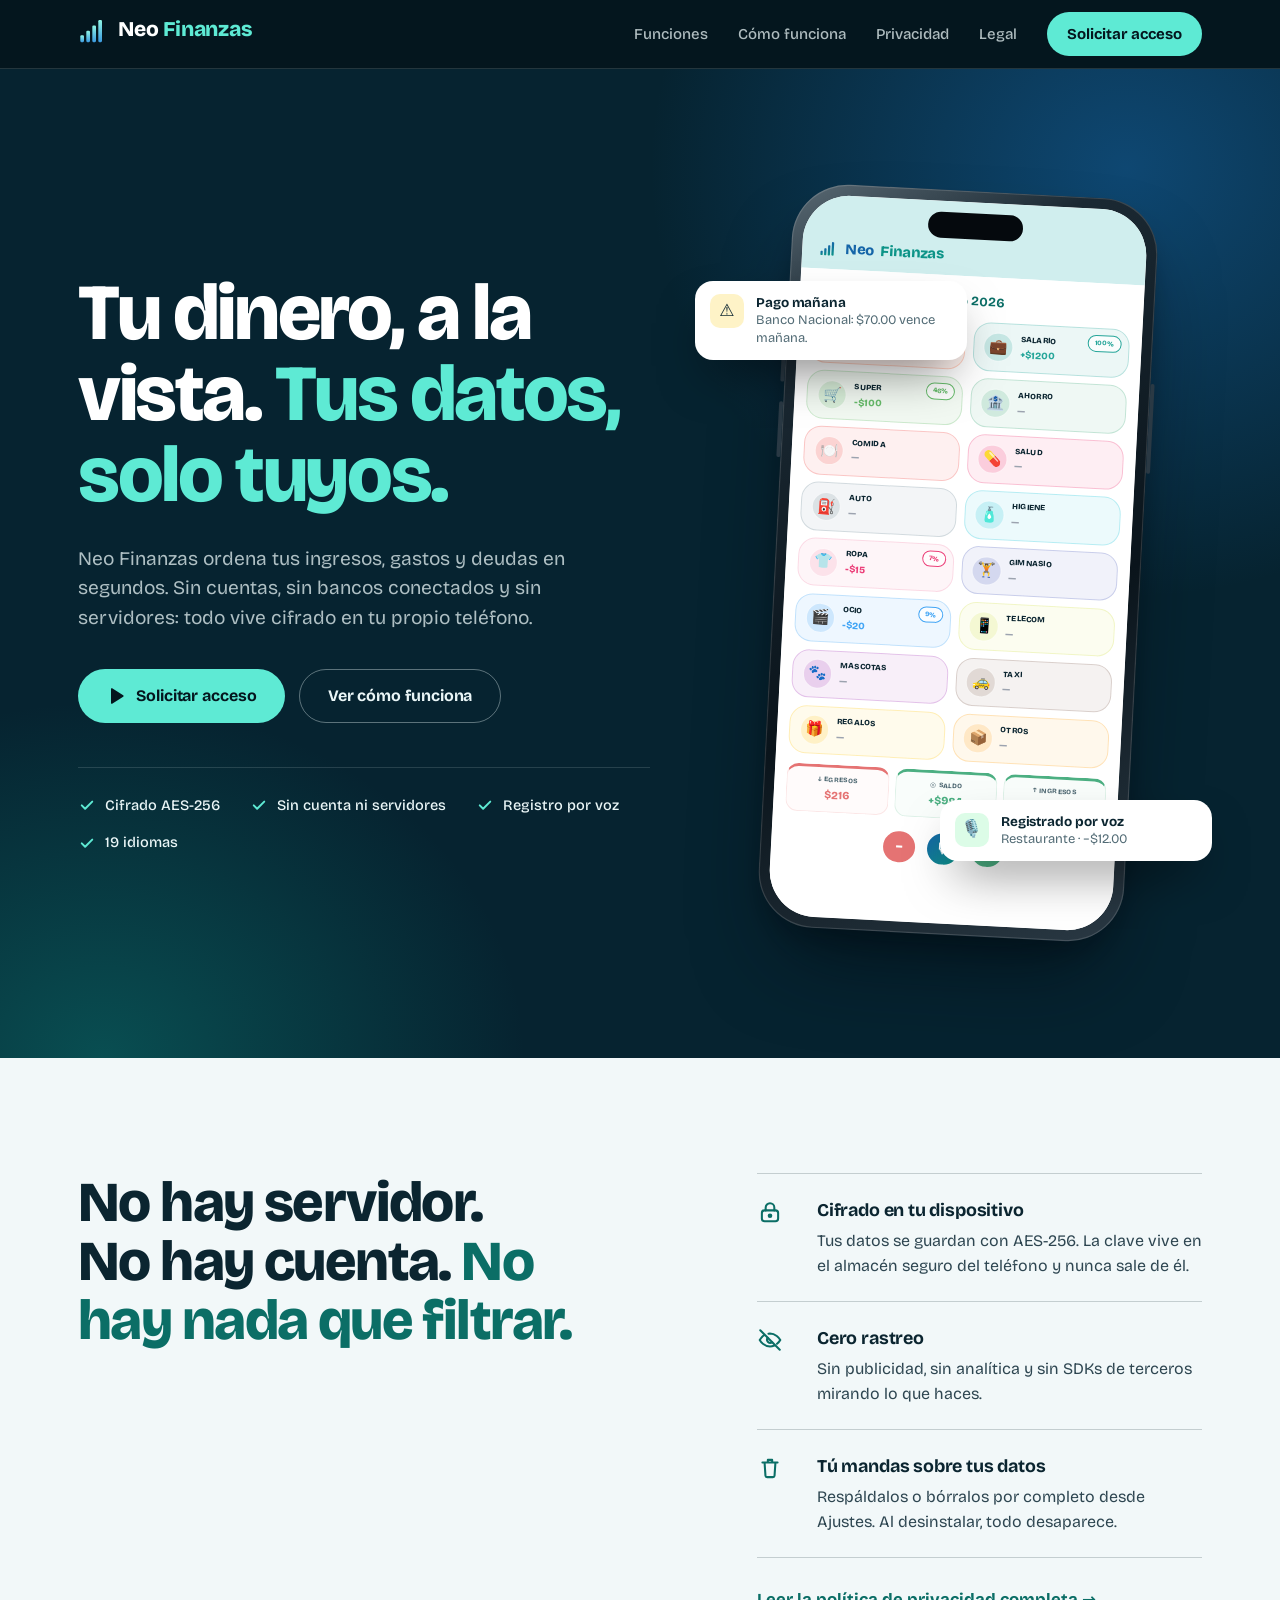
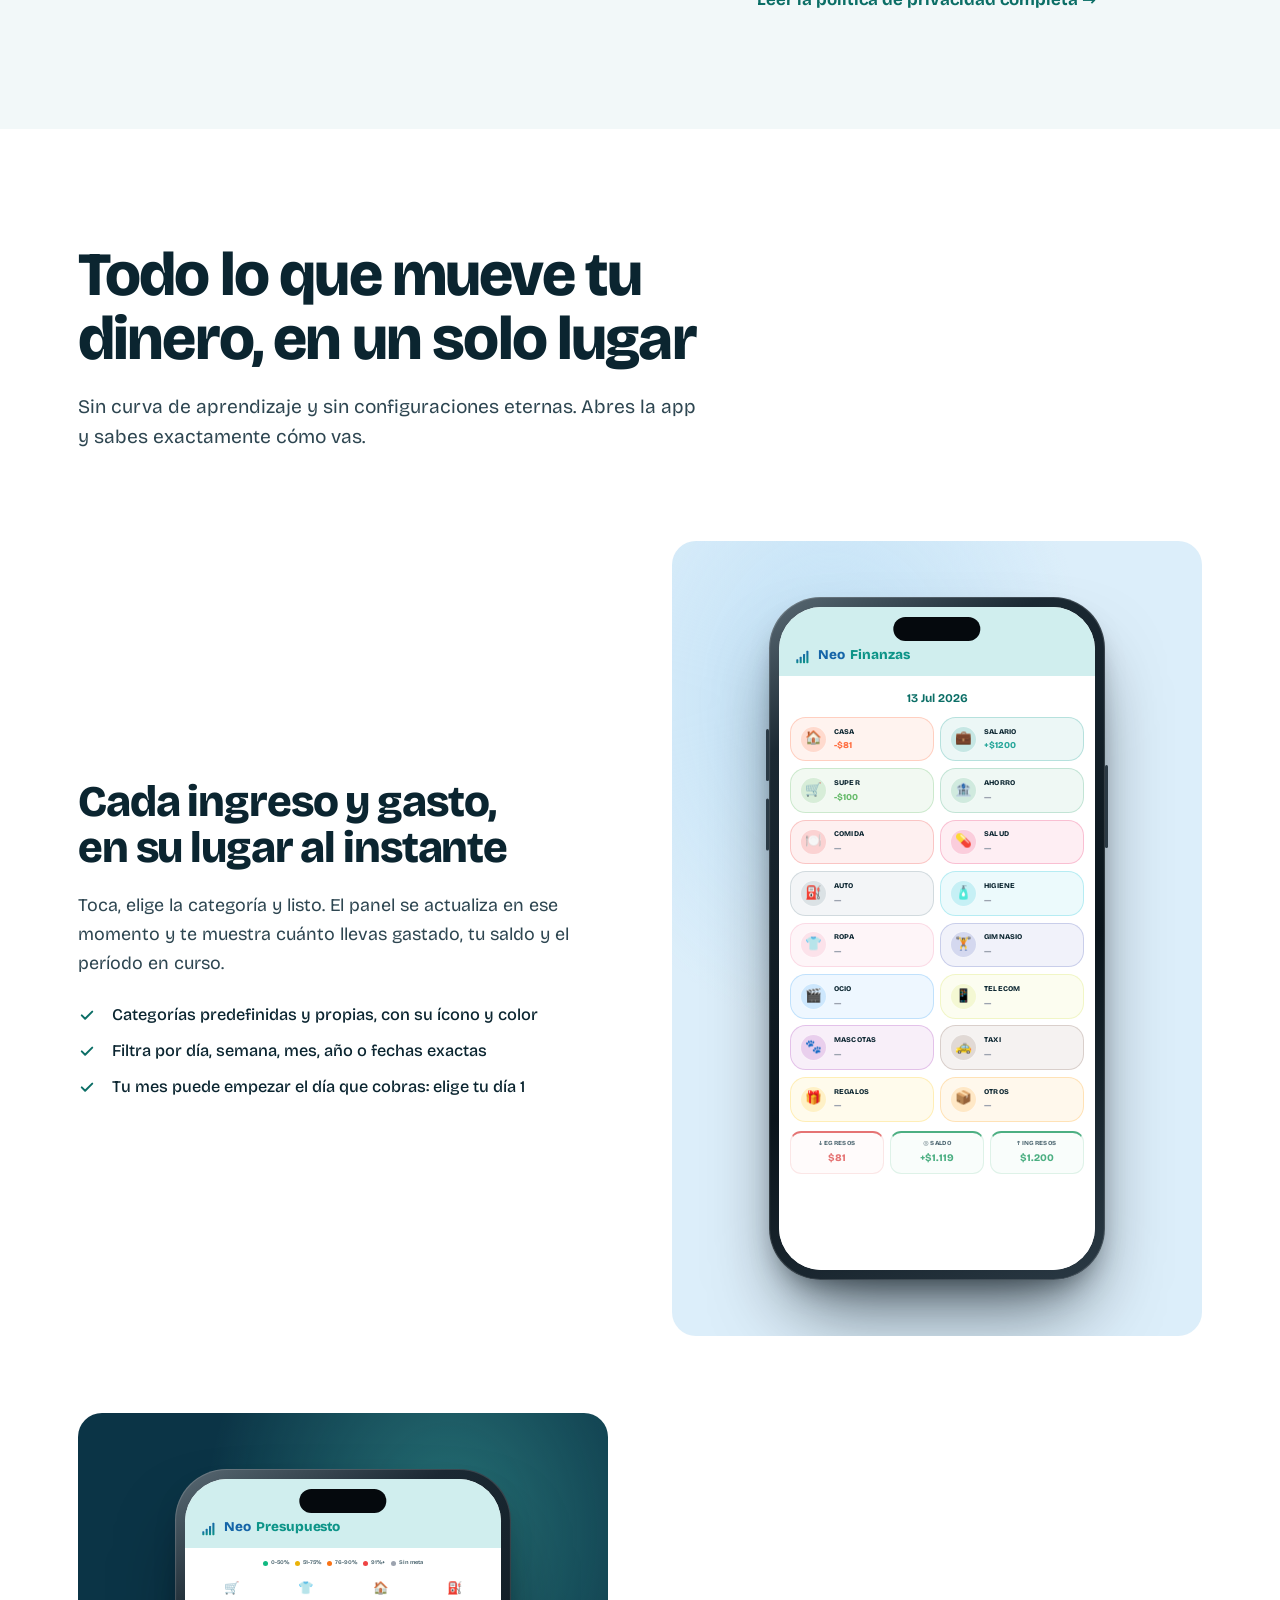
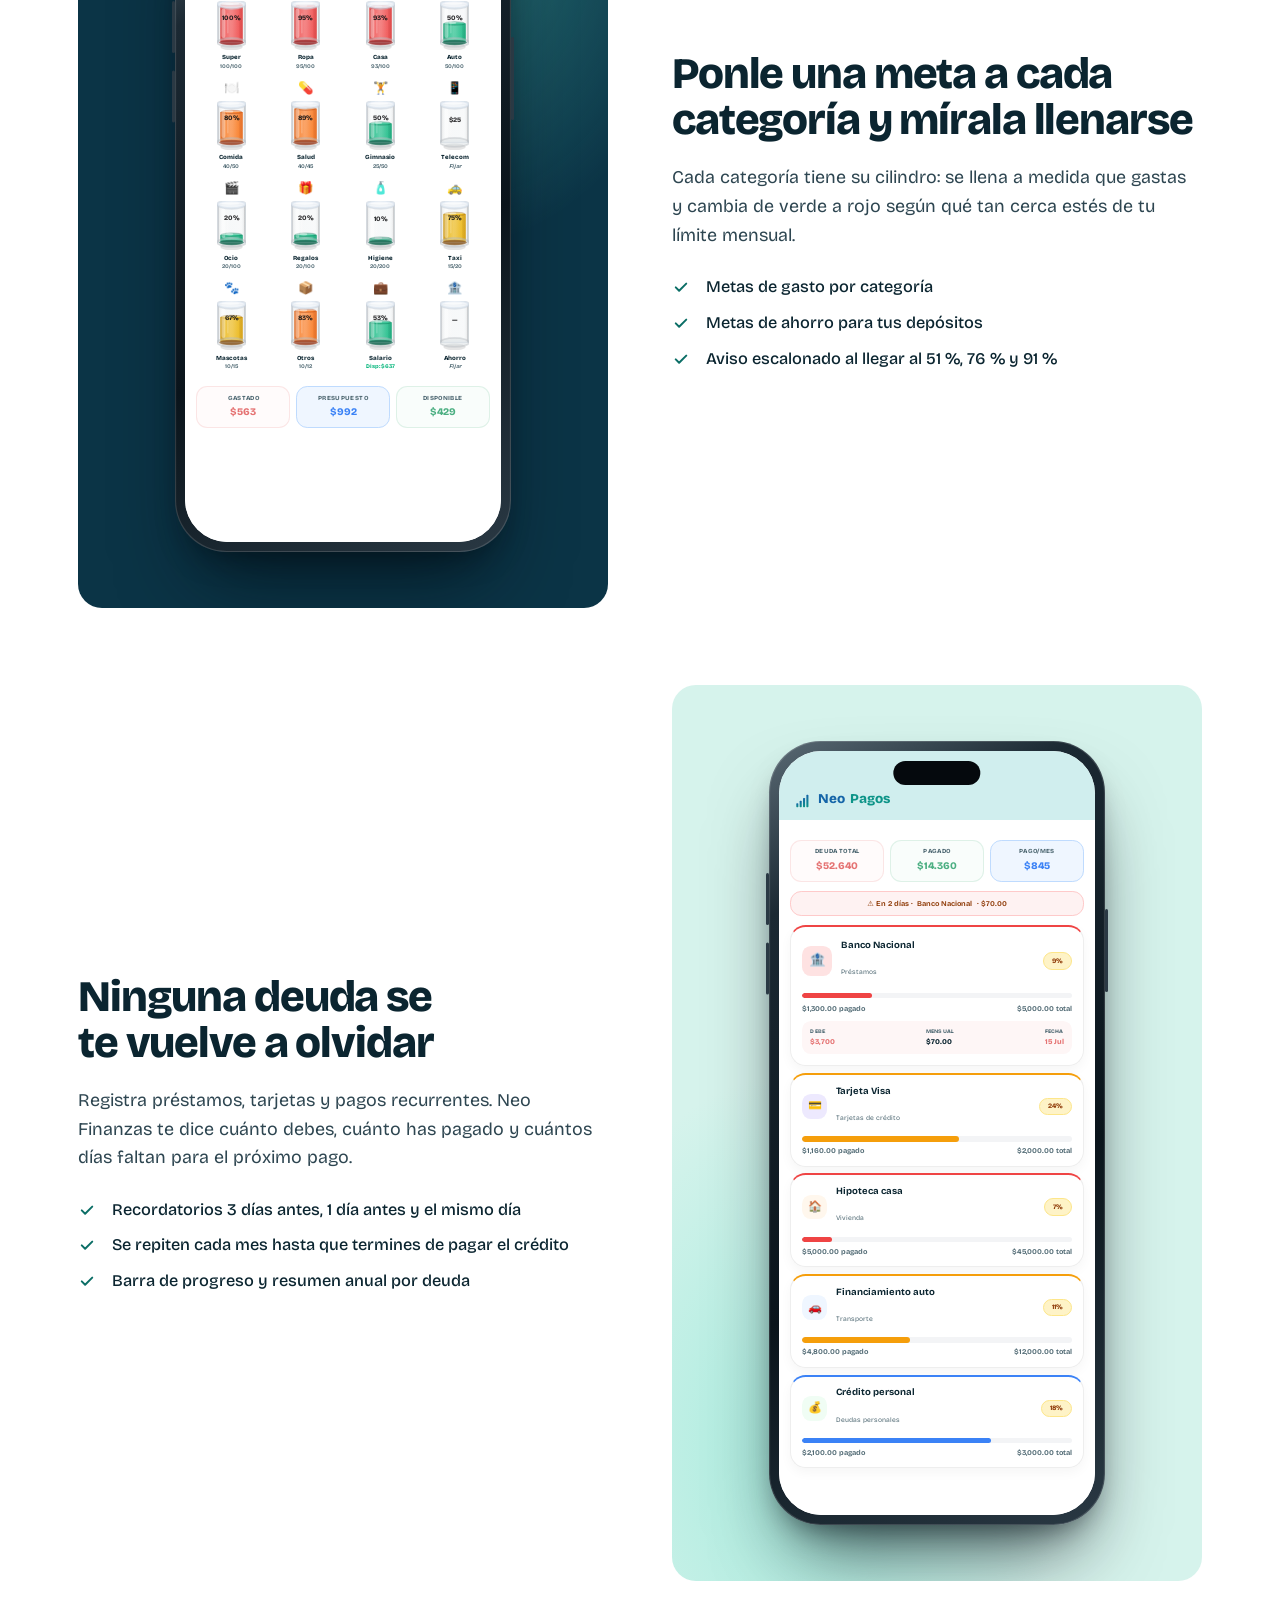
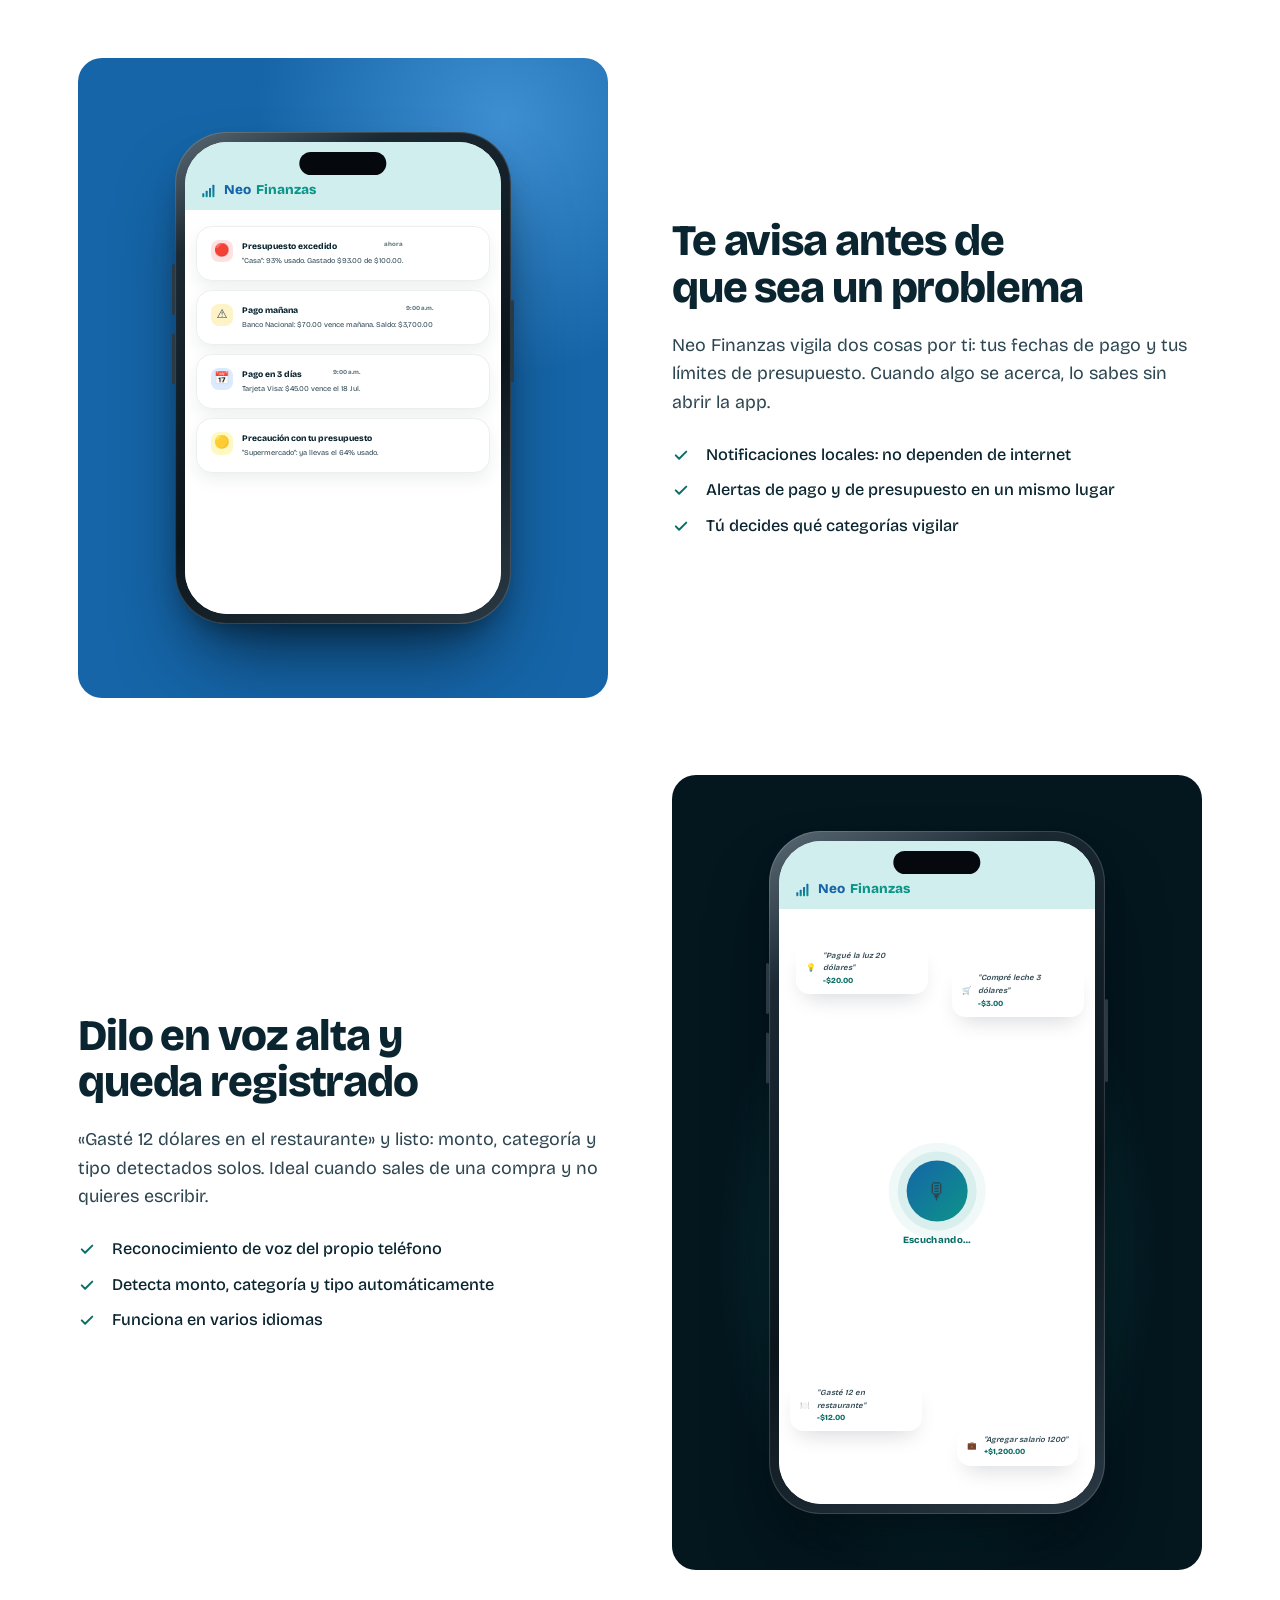
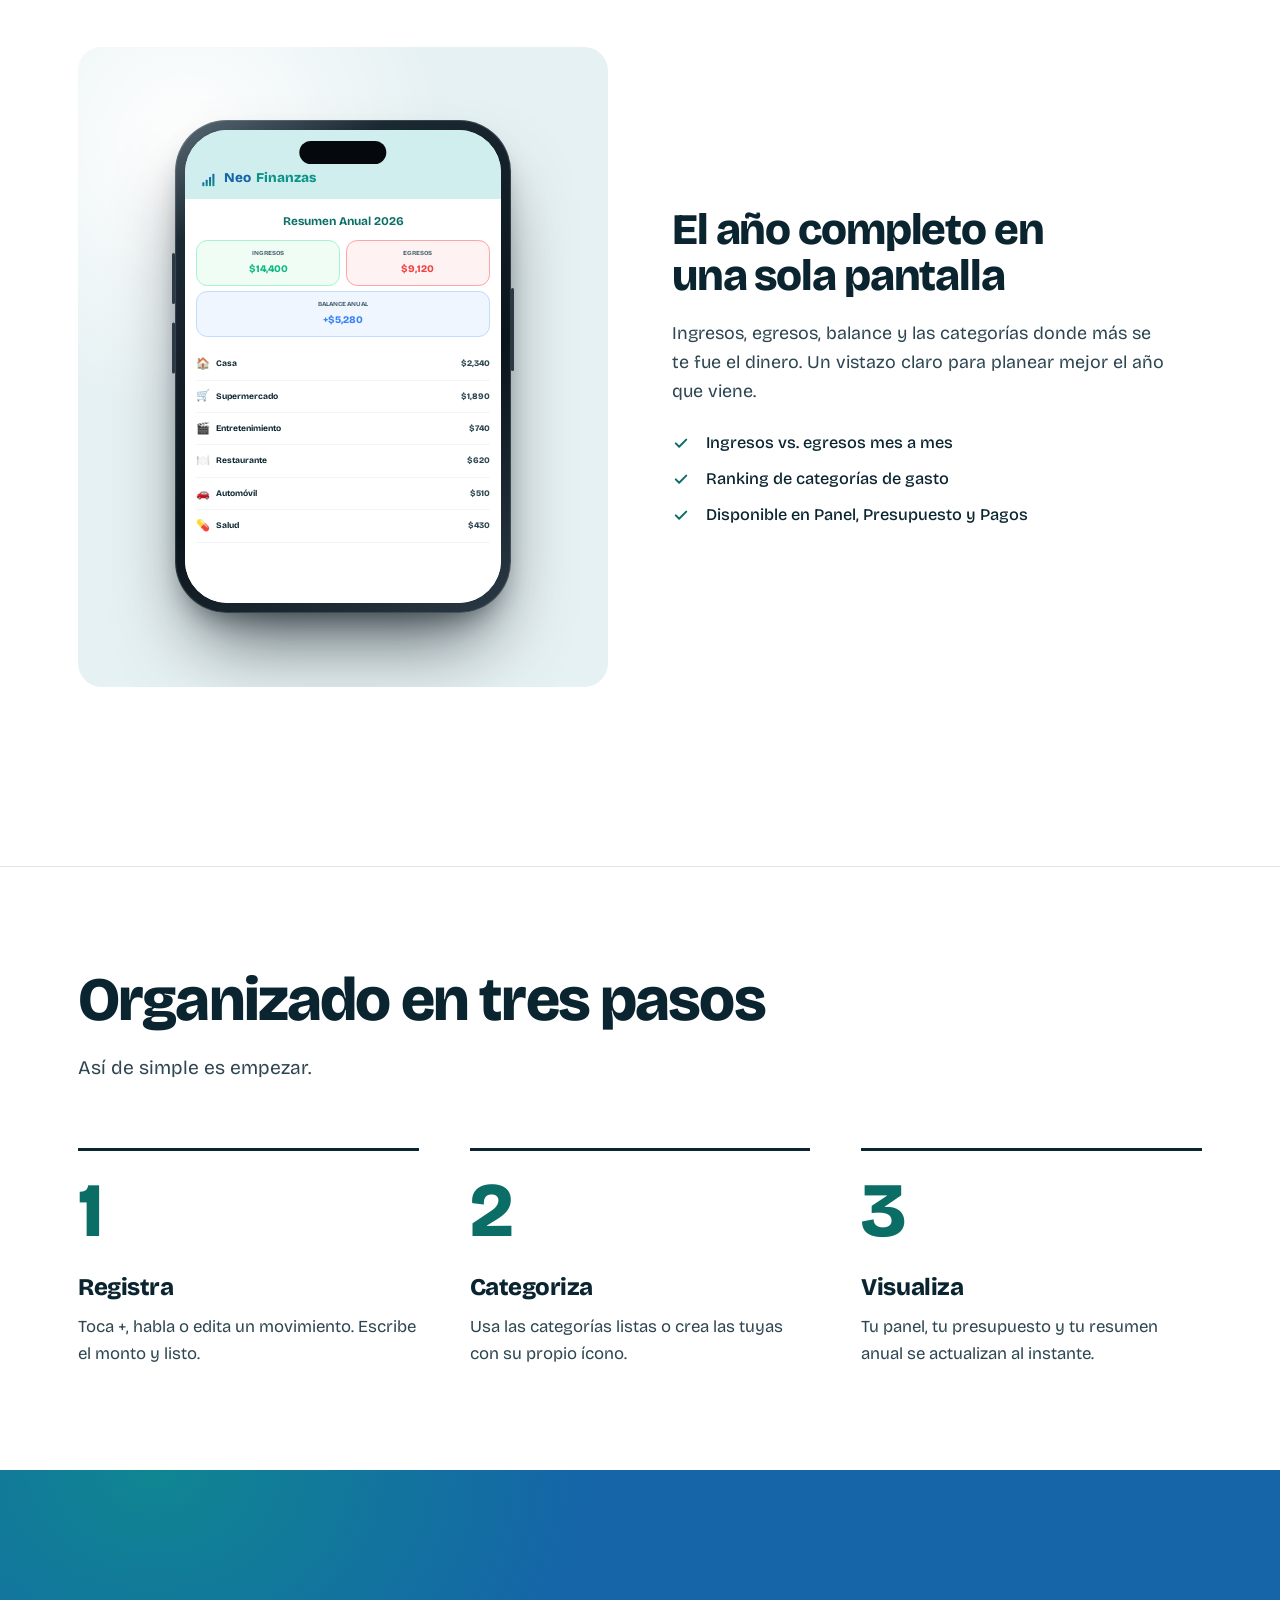
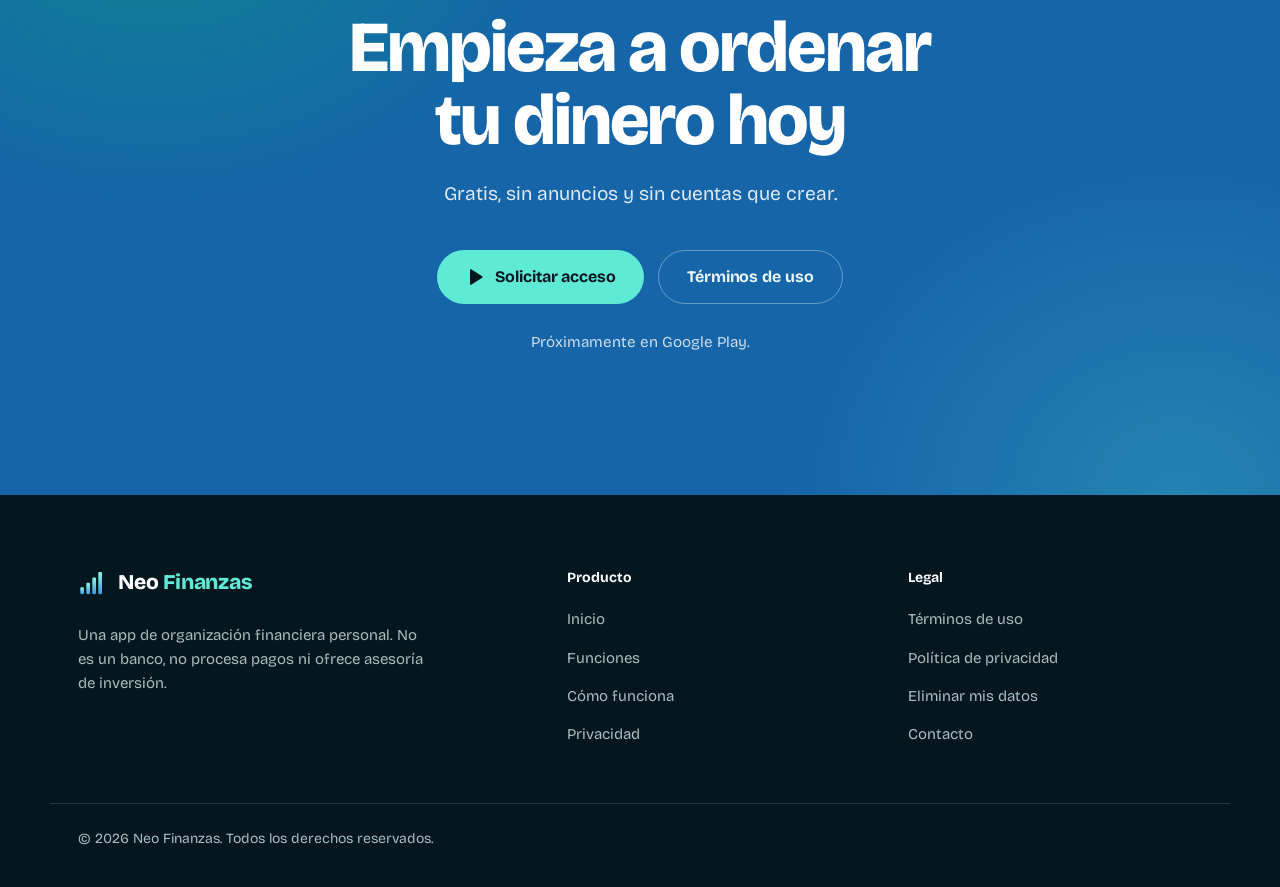
<file: index.html>
<!DOCTYPE html>
<html lang="es">
<head>
<meta charset="UTF-8">
<meta name="viewport" content="width=device-width, initial-scale=1">
<meta name="theme-color" content="#04161E">
<title>Neo Finanzas — Tu dinero, a la vista. Tus datos, solo tuyos.</title>
<meta name="description" content="Neo Finanzas ordena tus ingresos, gastos y deudas en segundos. Sin cuentas, sin bancos conectados y sin servidores: todo se guarda cifrado en tu teléfono.">
<link rel="canonical" href="https://neofinanzas.uk/">
<meta property="og:title" content="Neo Finanzas — Tu dinero, a la vista. Tus datos, solo tuyos.">
<meta property="og:description" content="Ingresos, gastos, presupuestos y deudas en un solo lugar. Sin cuenta, sin servidores, con cifrado en tu teléfono.">
<meta property="og:url" content="https://neofinanzas.uk/">
<meta property="og:type" content="website">
<meta property="og:locale" content="es_LA">
<meta property="og:site_name" content="Neo Finanzas">
<meta property="og:image" content="https://neofinanzas.uk/og-image.png">
<meta name="twitter:card" content="summary_large_image">
<link rel="preload" href="fonts/bricolage-latin.woff2" as="font" type="font/woff2" crossorigin>
<link rel="icon" href="favicon.svg" type="image/svg+xml">
<link rel="apple-touch-icon" href="apple-touch-icon.png">
<link rel="stylesheet" href="styles.css?v=9">
</head>
<body>
<svg width="0" height="0" style="position:absolute" aria-hidden="true"><defs><linearGradient id="headerBar" x1="0%" y1="0%" x2="0%" y2="100%"><stop offset="0%" stop-color="#1565A8"/><stop offset="100%" stop-color="#0D9488"/></linearGradient></defs></svg>
<header class="site-header">
  <div class="site-header__inner">
    <a href="#top" class="brand-link" style="text-decoration:none" aria-label="Neo Finanzas, inicio"><span class="brand"><svg width="30" height="30" viewBox="0 0 130 130" aria-hidden="true"><defs><linearGradient id="lg1" x1="0" y1="0" x2="0" y2="1"><stop offset="0" stop-color="#8FF5E4"/><stop offset="1" stop-color="#3B9AE0"/></linearGradient></defs><rect x="10" y="88" width="16" height="30" rx="5" fill="url(#lg1)"/><rect x="36" y="68" width="16" height="50" rx="5" fill="url(#lg1)"/><rect x="62" y="46" width="16" height="72" rx="5" fill="url(#lg1)"/><rect x="88" y="22" width="16" height="96" rx="5" fill="url(#lg1)"/></svg><span><span class="neo">Neo</span> <span class="finanzas">Finanzas</span></span></span></a>
    <nav class="site-nav" aria-label="Navegación principal">
      <a href="#funciones">Funciones</a>
      <a href="#como-funciona">Cómo funciona</a>
      <a href="#privacidad">Privacidad</a>
      <a href="privacidad.html">Legal</a>
      <a href="#descargar" class="cta-mini">Solicitar acceso</a>
    </nav>
  </div>
</header>

<main id="top" style="padding:0;max-width:none">

  <section class="hero">
    <div class="wrap">
      <div>
        <h1>Tu dinero, a la vista. <em>Tus datos, solo tuyos.</em></h1>
        <p class="hero-sub">Neo Finanzas ordena tus ingresos, gastos y deudas en segundos. Sin cuentas, sin bancos conectados y sin servidores: todo vive cifrado en tu propio teléfono.</p>
        <div class="hero-ctas">
          <a href="#descargar" class="btn btn--mint"><svg width="20" height="20" viewBox="0 0 24 24" fill="currentColor" aria-hidden="true"><path d="M6 3.6v16.8a.9.9 0 001.4.8l13.2-8.4a.9.9 0 000-1.6L7.4 2.8A.9.9 0 006 3.6z"/></svg> Solicitar acceso</a>
          <a href="#funciones" class="btn btn--line">Ver cómo funciona</a>
        </div>
        <ul class="hero-proof">
          <li><svg width="18" height="18" viewBox="0 0 24 24" fill="none" stroke="currentColor" stroke-width="2.6" stroke-linecap="round" stroke-linejoin="round" aria-hidden="true"><path d="M5 12.5l4.5 4.5L19 7.5"/></svg> Cifrado AES-256</li>
          <li><svg width="18" height="18" viewBox="0 0 24 24" fill="none" stroke="currentColor" stroke-width="2.6" stroke-linecap="round" stroke-linejoin="round" aria-hidden="true"><path d="M5 12.5l4.5 4.5L19 7.5"/></svg> Sin cuenta ni servidores</li>
          <li><svg width="18" height="18" viewBox="0 0 24 24" fill="none" stroke="currentColor" stroke-width="2.6" stroke-linecap="round" stroke-linejoin="round" aria-hidden="true"><path d="M5 12.5l4.5 4.5L19 7.5"/></svg> Registro por voz</li>
          <li><svg width="18" height="18" viewBox="0 0 24 24" fill="none" stroke="currentColor" stroke-width="2.6" stroke-linecap="round" stroke-linejoin="round" aria-hidden="true"><path d="M5 12.5l4.5 4.5L19 7.5"/></svg> 19 idiomas</li>
        </ul>
      </div>
      <div class="hero-stage">
        <div class="toast toast--a"><div class="ic">⚠️</div><div><b>Pago mañana</b><span>Banco Nacional: $70.00 vence mañana.</span></div></div>
                <div class="phone">
          <div class="phone__screen">
            <div class="phone__notch"></div>
            <div class="phone__header">
              <svg width="15" height="15" viewBox="0 0 130 130" aria-hidden="true">
                <rect x="10" y="88" width="16" height="30" rx="5" fill="url(#headerBar)" />
                <rect x="36" y="68" width="16" height="50" rx="5" fill="url(#headerBar)" />
                <rect x="62" y="46" width="16" height="72" rx="5" fill="url(#headerBar)" />
                <rect x="88" y="22" width="16" height="96" rx="5" fill="url(#headerBar)" />
              </svg>
              <span class="brand"><span class="neo">Neo</span> <span class="finanzas">Finanzas</span></span>
            </div>
            <div class="phone__body">
              <p class="mock-period">Julio 2026</p>
              <div class="mock-grid">
                <div class="mock-tile" style="background:#FF704316; border-color:#FF704545;">
                  <span class="pct" style="color:#FF7043;">38%</span>
                  <div class="ic" style="background:#FF704330;">🏠</div>
                  <div class="tx"><b>CASA</b><span style="color:#FF7043;">-$81</span></div>
                </div>
                <div class="mock-tile" style="background:#26A69A16; border-color:#26A69A45;">
                  <span class="pct" style="color:#26A69A;">100%</span>
                  <div class="ic" style="background:#26A69A30;">💼</div>
                  <div class="tx"><b>SALARIO</b><span style="color:#26A69A;">+$1200</span></div>
                </div>
                <div class="mock-tile" style="background:#66BB6A16; border-color:#66BB6A45;">
                  <span class="pct" style="color:#66BB6A;">46%</span>
                  <div class="ic" style="background:#66BB6A30;">🛒</div>
                  <div class="tx"><b>SUPER</b><span style="color:#66BB6A;">-$100</span></div>
                </div>
                <div class="mock-tile" style="background:#4CAF8216; border-color:#4CAF8245;">
                  <div class="ic" style="background:#4CAF8230;">🏦</div>
                  <div class="tx"><b>AHORRO</b><span style="color:#9CA3AF;">—</span></div>
                </div>
                <div class="mock-tile" style="background:#EF535016; border-color:#EF535045;">
                  <div class="ic" style="background:#EF535030;">🍽️</div>
                  <div class="tx"><b>COMIDA</b><span style="color:#9CA3AF;">—</span></div>
                </div>
                <div class="mock-tile" style="background:#EC407A16; border-color:#EC407A45;">
                  <div class="ic" style="background:#EC407A30;">💊</div>
                  <div class="tx"><b>SALUD</b><span style="color:#9CA3AF;">—</span></div>
                </div>
                <div class="mock-tile" style="background:#78909C16; border-color:#78909C45;">
                  <div class="ic" style="background:#78909C30;">⛽</div>
                  <div class="tx"><b>AUTO</b><span style="color:#9CA3AF;">—</span></div>
                </div>
                <div class="mock-tile" style="background:#26C6DA16; border-color:#26C6DA45;">
                  <div class="ic" style="background:#26C6DA30;">🧴</div>
                  <div class="tx"><b>HIGIENE</b><span style="color:#9CA3AF;">—</span></div>
                </div>
                <div class="mock-tile" style="background:#F48FB116; border-color:#F48FB145;">
                  <span class="pct" style="color:#EC407A;">7%</span>
                  <div class="ic" style="background:#F48FB130;">👕</div>
                  <div class="tx"><b>ROPA</b><span style="color:#EC407A;">-$15</span></div>
                </div>
                <div class="mock-tile" style="background:#5C6BC016; border-color:#5C6BC045;">
                  <div class="ic" style="background:#5C6BC030;">🏋️</div>
                  <div class="tx"><b>GIMNASIO</b><span style="color:#9CA3AF;">—</span></div>
                </div>
                <div class="mock-tile" style="background:#42A5F516; border-color:#42A5F545;">
                  <span class="pct" style="color:#42A5F5;">9%</span>
                  <div class="ic" style="background:#42A5F530;">🎬</div>
                  <div class="tx"><b>OCIO</b><span style="color:#42A5F5;">-$20</span></div>
                </div>
                <div class="mock-tile" style="background:#D4E15716; border-color:#D4E15745;">
                  <div class="ic" style="background:#D4E15730;">📱</div>
                  <div class="tx"><b>TELECOM</b><span style="color:#9CA3AF;">—</span></div>
                </div>
                <div class="mock-tile" style="background:#AB47BC16; border-color:#AB47BC45;">
                  <div class="ic" style="background:#AB47BC30;">🐾</div>
                  <div class="tx"><b>MASCOTAS</b><span style="color:#9CA3AF;">—</span></div>
                </div>
                <div class="mock-tile" style="background:#8D6E6316; border-color:#8D6E6345;">
                  <div class="ic" style="background:#8D6E6330;">🚕</div>
                  <div class="tx"><b>TAXI</b><span style="color:#9CA3AF;">—</span></div>
                </div>
                <div class="mock-tile" style="background:#FFCA2816; border-color:#FFCA2845;">
                  <div class="ic" style="background:#FFCA2830;">🎁</div>
                  <div class="tx"><b>REGALOS</b><span style="color:#9CA3AF;">—</span></div>
                </div>
                <div class="mock-tile" style="background:#FFA72616; border-color:#FFA72645;">
                  <div class="ic" style="background:#FFA72630;">📦</div>
                  <div class="tx"><b>OTROS</b><span style="color:#9CA3AF;">—</span></div>
                </div>
              </div>
              <div class="mock-summary">
                <div style="border-color:#E5737328; background:#E5737308; border-top:2.5px solid #E57373;"><small>↓ EGRESOS</small><b style="color:#E57373;">$216</b></div>
                <div style="border-color:#4CAF8228; background:#4CAF8208; border-top:2.5px solid #4CAF82;"><small>◎ SALDO</small><b style="color:#4CAF82;">+$984</b></div>
                <div style="border-color:#4CAF8228; background:#4CAF8208; border-top:2.5px solid #4CAF82;"><small>↑ INGRESOS</small><b style="color:#4CAF82;">$1.200</b></div>
              </div>
              <div class="mock-fab-row">
                <div class="mock-fab" style="background:#E57373;">−</div>
                <div class="mock-fab" style="background:linear-gradient(135deg,#1565A8,#0D9488);">🎙</div>
                <div class="mock-fab" style="background:#4CAF82;">+</div>
              </div>
            </div>
          </div>
        </div>
        <div class="toast toast--b"><div class="ic">🎙️</div><div><b>Registrado por voz</b><span>Restaurante · −$12.00</span></div></div>
      </div>
    </div>
  </section>

  <section id="privacidad" class="promise">
    <div class="wrap">
      <h2>No hay servidor. No hay cuenta. <span>No hay nada que filtrar.</span></h2>
      <div>
        <ul class="promise-list">
          <li><svg width="26" height="26" viewBox="0 0 24 24" fill="none" stroke="currentColor" stroke-width="1.9" stroke-linecap="round" stroke-linejoin="round" aria-hidden="true"><rect x="4.5" y="10.5" width="15" height="10" rx="2.5"/><path d="M8 10.5V8a4 4 0 018 0v2.5"/><circle cx="12" cy="15.5" r="1.2" fill="currentColor"/></svg><div><b>Cifrado en tu dispositivo</b><span>Tus datos se guardan con AES-256. La clave vive en el almacén seguro del teléfono y nunca sale de él.</span></div></li>
          <li><svg width="26" height="26" viewBox="0 0 24 24" fill="none" stroke="currentColor" stroke-width="1.9" stroke-linecap="round" stroke-linejoin="round" aria-hidden="true"><path d="M3 3l18 18"/><path d="M10.6 6.2A9.8 9.8 0 0112 6c5 0 8.5 4.2 9.5 6-.5.9-1.5 2.3-3 3.5M6.6 7.6C4.6 8.9 3.3 10.7 2.5 12c1 1.8 4.5 6 9.5 6 1.5 0 2.8-.4 4-.9"/><path d="M9.9 9.9a3 3 0 004.2 4.2"/></svg><div><b>Cero rastreo</b><span>Sin publicidad, sin analítica y sin SDKs de terceros mirando lo que haces.</span></div></li>
          <li><svg width="26" height="26" viewBox="0 0 24 24" fill="none" stroke="currentColor" stroke-width="1.9" stroke-linecap="round" stroke-linejoin="round" aria-hidden="true"><path d="M5 7h14M10 7V4.5h4V7M7 7l.8 12a1.5 1.5 0 001.5 1.4h5.4a1.5 1.5 0 001.5-1.4L17 7"/></svg><div><b>Tú mandas sobre tus datos</b><span>Respáldalos o bórralos por completo desde Ajustes. Al desinstalar, todo desaparece.</span></div></li>
        </ul>
        <p style="margin:28px 0 0"><a href="privacidad.html" style="font-weight:700;font-size:1.05rem">Leer la política de privacidad completa →</a></p>
      </div>
    </div>
  </section>

  <section id="funciones" class="features">
    <div class="wrap">
      <div class="section-head">
        <h2>Todo lo que mueve tu dinero, en un solo lugar</h2>
        <p>Sin curva de aprendizaje y sin configuraciones eternas. Abres la app y sabes exactamente cómo vas.</p>
      </div>

      <article class="scene">
        <div class="scene__text">
          <h3>Cada ingreso y gasto, en su lugar al instante</h3>
          <p>Toca, elige la categoría y listo. El panel se actualiza en ese momento y te muestra cuánto llevas gastado, tu saldo y el período en curso.</p>
          <ul class="scene__list"><li><svg width="18" height="18" viewBox="0 0 24 24" fill="none" stroke="currentColor" stroke-width="2.6" stroke-linecap="round" stroke-linejoin="round" aria-hidden="true"><path d="M5 12.5l4.5 4.5L19 7.5"/></svg><span>Categorías predefinidas y propias, con su ícono y color</span></li>
<li><svg width="18" height="18" viewBox="0 0 24 24" fill="none" stroke="currentColor" stroke-width="2.6" stroke-linecap="round" stroke-linejoin="round" aria-hidden="true"><path d="M5 12.5l4.5 4.5L19 7.5"/></svg><span>Filtra por día, semana, mes, año o fechas exactas</span></li>
<li><svg width="18" height="18" viewBox="0 0 24 24" fill="none" stroke="currentColor" stroke-width="2.6" stroke-linecap="round" stroke-linejoin="round" aria-hidden="true"><path d="M5 12.5l4.5 4.5L19 7.5"/></svg><span>Tu mes puede empezar el día que cobras: elige tu día 1</span></li></ul>
        </div>
        <div class="scene__stage stage--sky">          <div class="phone">
            <div class="phone__screen">
              <div class="phone__notch"></div>
              <div class="phone__header">
                <svg width="15" height="15" viewBox="0 0 130 130" aria-hidden="true"><rect x="10" y="88" width="16" height="30" rx="5" fill="url(#headerBar)" /><rect x="36" y="68" width="16" height="50" rx="5" fill="url(#headerBar)" /><rect x="62" y="46" width="16" height="72" rx="5" fill="url(#headerBar)" /><rect x="88" y="22" width="16" height="96" rx="5" fill="url(#headerBar)" /></svg>
                <span class="brand"><span class="neo">Neo</span> <span class="finanzas">Finanzas</span></span>
              </div>
              <div class="phone__body">
                <p class="mock-period">13 Jul 2026</p>
                <div class="mock-grid">
                  <div class="mock-tile" style="background:#FF704316; border-color:#FF704545;"><div class="ic" style="background:#FF704330;">🏠</div><div class="tx"><b>CASA</b><span style="color:#FF7043;">-$81</span></div></div>
                  <div class="mock-tile" style="background:#26A69A16; border-color:#26A69A45;"><div class="ic" style="background:#26A69A30;">💼</div><div class="tx"><b>SALARIO</b><span style="color:#26A69A;">+$1200</span></div></div>
                  <div class="mock-tile" style="background:#66BB6A16; border-color:#66BB6A45;"><div class="ic" style="background:#66BB6A30;">🛒</div><div class="tx"><b>SUPER</b><span style="color:#66BB6A;">-$100</span></div></div>
                  <div class="mock-tile" style="background:#4CAF8216; border-color:#4CAF8245;"><div class="ic" style="background:#4CAF8230;">🏦</div><div class="tx"><b>AHORRO</b><span style="color:#9CA3AF;">—</span></div></div>
                  <div class="mock-tile" style="background:#EF535016; border-color:#EF535045;"><div class="ic" style="background:#EF535030;">🍽️</div><div class="tx"><b>COMIDA</b><span style="color:#9CA3AF;">—</span></div></div>
                  <div class="mock-tile" style="background:#EC407A16; border-color:#EC407A45;"><div class="ic" style="background:#EC407A30;">💊</div><div class="tx"><b>SALUD</b><span style="color:#9CA3AF;">—</span></div></div>
                  <div class="mock-tile" style="background:#78909C16; border-color:#78909C45;"><div class="ic" style="background:#78909C30;">⛽</div><div class="tx"><b>AUTO</b><span style="color:#9CA3AF;">—</span></div></div>
                  <div class="mock-tile" style="background:#26C6DA16; border-color:#26C6DA45;"><div class="ic" style="background:#26C6DA30;">🧴</div><div class="tx"><b>HIGIENE</b><span style="color:#9CA3AF;">—</span></div></div>
                  <div class="mock-tile" style="background:#F48FB116; border-color:#F48FB145;"><div class="ic" style="background:#F48FB130;">👕</div><div class="tx"><b>ROPA</b><span style="color:#9CA3AF;">—</span></div></div>
                  <div class="mock-tile" style="background:#5C6BC016; border-color:#5C6BC045;"><div class="ic" style="background:#5C6BC030;">🏋️</div><div class="tx"><b>GIMNASIO</b><span style="color:#9CA3AF;">—</span></div></div>
                  <div class="mock-tile" style="background:#42A5F516; border-color:#42A5F545;"><div class="ic" style="background:#42A5F530;">🎬</div><div class="tx"><b>OCIO</b><span style="color:#9CA3AF;">—</span></div></div>
                  <div class="mock-tile" style="background:#D4E15716; border-color:#D4E15745;"><div class="ic" style="background:#D4E15730;">📱</div><div class="tx"><b>TELECOM</b><span style="color:#9CA3AF;">—</span></div></div>
                  <div class="mock-tile" style="background:#AB47BC16; border-color:#AB47BC45;"><div class="ic" style="background:#AB47BC30;">🐾</div><div class="tx"><b>MASCOTAS</b><span style="color:#9CA3AF;">—</span></div></div>
                  <div class="mock-tile" style="background:#8D6E6316; border-color:#8D6E6345;"><div class="ic" style="background:#8D6E6330;">🚕</div><div class="tx"><b>TAXI</b><span style="color:#9CA3AF;">—</span></div></div>
                  <div class="mock-tile" style="background:#FFCA2816; border-color:#FFCA2845;"><div class="ic" style="background:#FFCA2830;">🎁</div><div class="tx"><b>REGALOS</b><span style="color:#9CA3AF;">—</span></div></div>
                  <div class="mock-tile" style="background:#FFA72616; border-color:#FFA72645;"><div class="ic" style="background:#FFA72630;">📦</div><div class="tx"><b>OTROS</b><span style="color:#9CA3AF;">—</span></div></div>
                </div>
                <div class="mock-summary">
                  <div style="border-color:#E5737328; background:#E5737308; border-top:2.5px solid #E57373;"><small>↓ EGRESOS</small><b style="color:#E57373;">$81</b></div>
                  <div style="border-color:#4CAF8228; background:#4CAF8208; border-top:2.5px solid #4CAF82;"><small>◎ SALDO</small><b style="color:#4CAF82;">+$1.119</b></div>
                  <div style="border-color:#4CAF8228; background:#4CAF8208; border-top:2.5px solid #4CAF82;"><small>↑ INGRESOS</small><b style="color:#4CAF82;">$1.200</b></div>
                </div>
              </div>
            </div>
          </div></div>
      </article>
      <article class="scene scene--flip">
        <div class="scene__text">
          <h3>Ponle una meta a cada categoría y mírala llenarse</h3>
          <p>Cada categoría tiene su cilindro: se llena a medida que gastas y cambia de verde a rojo según qué tan cerca estés de tu límite mensual.</p>
          <ul class="scene__list"><li><svg width="18" height="18" viewBox="0 0 24 24" fill="none" stroke="currentColor" stroke-width="2.6" stroke-linecap="round" stroke-linejoin="round" aria-hidden="true"><path d="M5 12.5l4.5 4.5L19 7.5"/></svg><span>Metas de gasto por categoría</span></li>
<li><svg width="18" height="18" viewBox="0 0 24 24" fill="none" stroke="currentColor" stroke-width="2.6" stroke-linecap="round" stroke-linejoin="round" aria-hidden="true"><path d="M5 12.5l4.5 4.5L19 7.5"/></svg><span>Metas de ahorro para tus depósitos</span></li>
<li><svg width="18" height="18" viewBox="0 0 24 24" fill="none" stroke="currentColor" stroke-width="2.6" stroke-linecap="round" stroke-linejoin="round" aria-hidden="true"><path d="M5 12.5l4.5 4.5L19 7.5"/></svg><span>Aviso escalonado al llegar al 51 %, 76 % y 91 %</span></li></ul>
        </div>
        <div class="scene__stage stage--deep">          <div class="phone">
            <div class="phone__screen">
              <div class="phone__notch"></div>
              <div class="phone__header">
                <svg width="15" height="15" viewBox="0 0 130 130" aria-hidden="true"><rect x="10" y="88" width="16" height="30" rx="5" fill="url(#headerBar)" /><rect x="36" y="68" width="16" height="50" rx="5" fill="url(#headerBar)" /><rect x="62" y="46" width="16" height="72" rx="5" fill="url(#headerBar)" /><rect x="88" y="22" width="16" height="96" rx="5" fill="url(#headerBar)" /></svg>
                <span class="brand"><span class="neo">Neo</span> <span class="finanzas">Presupuesto</span></span>
              </div>
              <div class="phone__body">
                <div class="mock-budget-legend">
                  <span><i style="background:#10B981;"></i>0-50%</span>
                  <span><i style="background:#EAB308;"></i>51-75%</span>
                  <span><i style="background:#F97316;"></i>76-90%</span>
                  <span><i style="background:#EF4444;"></i>91%+</span>
                  <span><i style="background:#9CA3AF;"></i>Sin meta</span>
                </div>
                <div class="mock-budget-grid" id="budgetGrid"></div>
                <div class="mock-summary" style="margin-top:12px;">
                  <div style="border-color:#E5737328; background:#E5737308;"><small>GASTADO</small><b style="color:#E57373;">$563</b></div>
                  <div style="border-color:#BFDBFE; background:#EFF6FF;"><small>PRESUPUESTO</small><b style="color:#3B82F6;">$992</b></div>
                  <div style="border-color:#4CAF8228; background:#4CAF8208;"><small>DISPONIBLE</small><b style="color:#4CAF82;">$429</b></div>
                </div>
              </div>
            </div>
          </div></div>
      </article>
      <article class="scene">
        <div class="scene__text">
          <h3>Ninguna deuda se te vuelve a olvidar</h3>
          <p>Registra préstamos, tarjetas y pagos recurrentes. Neo Finanzas te dice cuánto debes, cuánto has pagado y cuántos días faltan para el próximo pago.</p>
          <ul class="scene__list"><li><svg width="18" height="18" viewBox="0 0 24 24" fill="none" stroke="currentColor" stroke-width="2.6" stroke-linecap="round" stroke-linejoin="round" aria-hidden="true"><path d="M5 12.5l4.5 4.5L19 7.5"/></svg><span>Recordatorios 3 días antes, 1 día antes y el mismo día</span></li>
<li><svg width="18" height="18" viewBox="0 0 24 24" fill="none" stroke="currentColor" stroke-width="2.6" stroke-linecap="round" stroke-linejoin="round" aria-hidden="true"><path d="M5 12.5l4.5 4.5L19 7.5"/></svg><span>Se repiten cada mes hasta que termines de pagar el crédito</span></li>
<li><svg width="18" height="18" viewBox="0 0 24 24" fill="none" stroke="currentColor" stroke-width="2.6" stroke-linecap="round" stroke-linejoin="round" aria-hidden="true"><path d="M5 12.5l4.5 4.5L19 7.5"/></svg><span>Barra de progreso y resumen anual por deuda</span></li></ul>
        </div>
        <div class="scene__stage stage--mint">          <div class="phone phone--tall">
            <div class="phone__screen">
              <div class="phone__notch"></div>
              <div class="phone__header">
                <svg width="15" height="15" viewBox="0 0 130 130" aria-hidden="true"><rect x="10" y="88" width="16" height="30" rx="5" fill="url(#headerBar)" /><rect x="36" y="68" width="16" height="50" rx="5" fill="url(#headerBar)" /><rect x="62" y="46" width="16" height="72" rx="5" fill="url(#headerBar)" /><rect x="88" y="22" width="16" height="96" rx="5" fill="url(#headerBar)" /></svg>
                <span class="brand"><span class="neo">Neo</span> <span class="finanzas">Pagos</span></span>
              </div>
              <div class="phone__body">
                <div class="mock-summary">
                  <div style="border-color:#E5737328; background:#E5737308;"><small>DEUDA TOTAL</small><b style="color:#E57373;">$52.640</b></div>
                  <div style="border-color:#4CAF8228; background:#4CAF8208;"><small>PAGADO</small><b style="color:#4CAF82;">$14.360</b></div>
                  <div style="border-color:#BFDBFE; background:#EFF6FF;"><small>PAGO/MES</small><b style="color:#3B82F6;">$845</b></div>
                </div>
                <div class="mock-alert-bar">⚠️ En 2 días · <b>Banco Nacional</b> · $70.00</div>
                <div class="mock-debt-card">
                  <div class="mock-debt-top">
                    <div class="ic">🏦</div>
                    <div><b>Banco Nacional</b><span>Préstamos</span></div>
                    <span class="pct">9%</span>
                  </div>
                  <div class="mock-bar-track"><div class="mock-bar-fill" style="width:26%;"></div></div>
                  <div class="mock-debt-foot"><span>$1,300.00 pagado</span><span>$5,000.00 total</span></div>
                  <div class="mock-debt-detail">
                    <div><small>DEBE</small><b style="color:#E57373;">$3,700</b></div>
                    <div><small>MENSUAL</small><b>$70.00</b></div>
                    <div><small>FECHA</small><b style="color:#E57373;">15 Jul</b></div>
                  </div>
                </div>
                <div class="mock-debt-card mock-debt-card--compact" style="border-top-color:#F59E0B;">
                  <div class="mock-debt-top">
                    <div class="ic" style="background:#EDE9FE;">💳</div>
                    <div><b>Tarjeta Visa</b><span>Tarjetas de crédito</span></div>
                    <span class="pct">24%</span>
                  </div>
                  <div class="mock-bar-track"><div class="mock-bar-fill" style="width:58%; background:#F59E0B;"></div></div>
                  <div class="mock-debt-foot"><span>$1,160.00 pagado</span><span>$2,000.00 total</span></div>
                </div>
                <div class="mock-debt-card mock-debt-card--compact" style="border-top-color:#EF4444;">
                  <div class="mock-debt-top">
                    <div class="ic" style="background:#FFF7ED;">🏠</div>
                    <div><b>Hipoteca casa</b><span>Vivienda</span></div>
                    <span class="pct">7%</span>
                  </div>
                  <div class="mock-bar-track"><div class="mock-bar-fill" style="width:11%;"></div></div>
                  <div class="mock-debt-foot"><span>$5,000.00 pagado</span><span>$45,000.00 total</span></div>
                </div>
                <div class="mock-debt-card mock-debt-card--compact" style="border-top-color:#F59E0B;">
                  <div class="mock-debt-top">
                    <div class="ic" style="background:#EFF6FF;">🚗</div>
                    <div><b>Financiamiento auto</b><span>Transporte</span></div>
                    <span class="pct">11%</span>
                  </div>
                  <div class="mock-bar-track"><div class="mock-bar-fill" style="width:40%; background:#F59E0B;"></div></div>
                  <div class="mock-debt-foot"><span>$4,800.00 pagado</span><span>$12,000.00 total</span></div>
                </div>
                <div class="mock-debt-card mock-debt-card--compact" style="border-top-color:#3B82F6;">
                  <div class="mock-debt-top">
                    <div class="ic" style="background:#F0FDF4;">💰</div>
                    <div><b>Crédito personal</b><span>Deudas personales</span></div>
                    <span class="pct">18%</span>
                  </div>
                  <div class="mock-bar-track"><div class="mock-bar-fill" style="width:70%; background:#3B82F6;"></div></div>
                  <div class="mock-debt-foot"><span>$2,100.00 pagado</span><span>$3,000.00 total</span></div>
                </div>
              </div>
            </div>
          </div></div>
      </article>
      <article class="scene scene--flip">
        <div class="scene__text">
          <h3>Te avisa antes de que sea un problema</h3>
          <p>Neo Finanzas vigila dos cosas por ti: tus fechas de pago y tus límites de presupuesto. Cuando algo se acerca, lo sabes sin abrir la app.</p>
          <ul class="scene__list"><li><svg width="18" height="18" viewBox="0 0 24 24" fill="none" stroke="currentColor" stroke-width="2.6" stroke-linecap="round" stroke-linejoin="round" aria-hidden="true"><path d="M5 12.5l4.5 4.5L19 7.5"/></svg><span>Notificaciones locales: no dependen de internet</span></li>
<li><svg width="18" height="18" viewBox="0 0 24 24" fill="none" stroke="currentColor" stroke-width="2.6" stroke-linecap="round" stroke-linejoin="round" aria-hidden="true"><path d="M5 12.5l4.5 4.5L19 7.5"/></svg><span>Alertas de pago y de presupuesto en un mismo lugar</span></li>
<li><svg width="18" height="18" viewBox="0 0 24 24" fill="none" stroke="currentColor" stroke-width="2.6" stroke-linecap="round" stroke-linejoin="round" aria-hidden="true"><path d="M5 12.5l4.5 4.5L19 7.5"/></svg><span>Tú decides qué categorías vigilar</span></li></ul>
        </div>
        <div class="scene__stage stage--blue">          <div class="phone phone--short">
            <div class="phone__screen">
              <div class="phone__notch"></div>
              <div class="phone__header">
                <svg width="15" height="15" viewBox="0 0 130 130" aria-hidden="true"><rect x="10" y="88" width="16" height="30" rx="5" fill="url(#headerBar)" /><rect x="36" y="68" width="16" height="50" rx="5" fill="url(#headerBar)" /><rect x="62" y="46" width="16" height="72" rx="5" fill="url(#headerBar)" /><rect x="88" y="22" width="16" height="96" rx="5" fill="url(#headerBar)" /></svg>
                <span class="brand"><span class="neo">Neo</span> <span class="finanzas">Finanzas</span></span>
              </div>
              <div class="phone__body">
                <div class="mock-notif-stack">
                  <div class="mock-notif">
                    <div class="dot" style="background:#FEE2E2;">🔴</div>
                    <div class="body">
                      <div class="t1">Presupuesto excedido <time>ahora</time></div>
                      <div class="t2">"Casa": 93% usado. Gastado $93.00 de $100.00.</div>
                    </div>
                  </div>
                  <div class="mock-notif">
                    <div class="dot" style="background:#FEF3C7;">⚠️</div>
                    <div class="body">
                      <div class="t1">Pago mañana <time>9:00 a.m.</time></div>
                      <div class="t2">Banco Nacional: $70.00 vence mañana. Saldo: $3,700.00</div>
                    </div>
                  </div>
                  <div class="mock-notif">
                    <div class="dot" style="background:#DBEAFE;">📅</div>
                    <div class="body">
                      <div class="t1">Pago en 3 días <time>9:00 a.m.</time></div>
                      <div class="t2">Tarjeta Visa: $45.00 vence el 18 Jul.</div>
                    </div>
                  </div>
                  <div class="mock-notif">
                    <div class="dot" style="background:#FEF9C3;">🟡</div>
                    <div class="body">
                      <div class="t1">Precaución con tu presupuesto</div>
                      <div class="t2">"Supermercado": ya llevas el 64% usado.</div>
                    </div>
                  </div>
                </div>
              </div>
            </div>
          </div></div>
      </article>
      <article class="scene">
        <div class="scene__text">
          <h3>Dilo en voz alta y queda registrado</h3>
          <p>«Gasté 12 dólares en el restaurante» y listo: monto, categoría y tipo detectados solos. Ideal cuando sales de una compra y no quieres escribir.</p>
          <ul class="scene__list"><li><svg width="18" height="18" viewBox="0 0 24 24" fill="none" stroke="currentColor" stroke-width="2.6" stroke-linecap="round" stroke-linejoin="round" aria-hidden="true"><path d="M5 12.5l4.5 4.5L19 7.5"/></svg><span>Reconocimiento de voz del propio teléfono</span></li>
<li><svg width="18" height="18" viewBox="0 0 24 24" fill="none" stroke="currentColor" stroke-width="2.6" stroke-linecap="round" stroke-linejoin="round" aria-hidden="true"><path d="M5 12.5l4.5 4.5L19 7.5"/></svg><span>Detecta monto, categoría y tipo automáticamente</span></li>
<li><svg width="18" height="18" viewBox="0 0 24 24" fill="none" stroke="currentColor" stroke-width="2.6" stroke-linecap="round" stroke-linejoin="round" aria-hidden="true"><path d="M5 12.5l4.5 4.5L19 7.5"/></svg><span>Funciona en varios idiomas</span></li></ul>
        </div>
        <div class="scene__stage stage--ink">          <div class="phone">
            <div class="phone__screen">
              <div class="phone__notch"></div>
              <div class="phone__header">
                <svg width="15" height="15" viewBox="0 0 130 130" aria-hidden="true"><rect x="10" y="88" width="16" height="30" rx="5" fill="url(#headerBar)" /><rect x="36" y="68" width="16" height="50" rx="5" fill="url(#headerBar)" /><rect x="62" y="46" width="16" height="72" rx="5" fill="url(#headerBar)" /><rect x="88" y="22" width="16" height="96" rx="5" fill="url(#headerBar)" /></svg>
                <span class="brand"><span class="neo">Neo</span> <span class="finanzas">Finanzas</span></span>
              </div>
              <div class="phone__body">
                <div class="mock-voice">
                  <div class="mock-voice-chip mock-voice-chip--1">
                    <span>💡</span>
                    <div><span class="quote">"Pagué la luz 20 dólares"</span><span class="result">-$20.00</span></div>
                  </div>
                  <div class="mock-voice-chip mock-voice-chip--2">
                    <span>🛒</span>
                    <div><span class="quote">"Compré leche 3 dólares"</span><span class="result">-$3.00</span></div>
                  </div>
                  <div class="mock-voice-chip mock-voice-chip--3">
                    <span>🍽️</span>
                    <div><span class="quote">"Gasté 12 en restaurante"</span><span class="result">-$12.00</span></div>
                  </div>
                  <div class="mock-voice-chip mock-voice-chip--4">
                    <span>💼</span>
                    <div><span class="quote">"Agregar salario 1200"</span><span class="result">+$1,200.00</span></div>
                  </div>
                  <div class="mock-voice__center">
                    <div class="mock-mic">🎙</div>
                    <span class="mock-voice__label">Escuchando…</span>
                  </div>
                </div>
              </div>
            </div>
          </div></div>
      </article>
      <article class="scene scene--flip">
        <div class="scene__text">
          <h3>El año completo en una sola pantalla</h3>
          <p>Ingresos, egresos, balance y las categorías donde más se te fue el dinero. Un vistazo claro para planear mejor el año que viene.</p>
          <ul class="scene__list"><li><svg width="18" height="18" viewBox="0 0 24 24" fill="none" stroke="currentColor" stroke-width="2.6" stroke-linecap="round" stroke-linejoin="round" aria-hidden="true"><path d="M5 12.5l4.5 4.5L19 7.5"/></svg><span>Ingresos vs. egresos mes a mes</span></li>
<li><svg width="18" height="18" viewBox="0 0 24 24" fill="none" stroke="currentColor" stroke-width="2.6" stroke-linecap="round" stroke-linejoin="round" aria-hidden="true"><path d="M5 12.5l4.5 4.5L19 7.5"/></svg><span>Ranking de categorías de gasto</span></li>
<li><svg width="18" height="18" viewBox="0 0 24 24" fill="none" stroke="currentColor" stroke-width="2.6" stroke-linecap="round" stroke-linejoin="round" aria-hidden="true"><path d="M5 12.5l4.5 4.5L19 7.5"/></svg><span>Disponible en Panel, Presupuesto y Pagos</span></li></ul>
        </div>
        <div class="scene__stage stage--cloud">          <div class="phone phone--short">
            <div class="phone__screen">
              <div class="phone__notch"></div>
              <div class="phone__header">
                <svg width="15" height="15" viewBox="0 0 130 130" aria-hidden="true"><rect x="10" y="88" width="16" height="30" rx="5" fill="url(#headerBar)" /><rect x="36" y="68" width="16" height="50" rx="5" fill="url(#headerBar)" /><rect x="62" y="46" width="16" height="72" rx="5" fill="url(#headerBar)" /><rect x="88" y="22" width="16" height="96" rx="5" fill="url(#headerBar)" /></svg>
                <span class="brand"><span class="neo">Neo</span> <span class="finanzas">Finanzas</span></span>
              </div>
              <div class="phone__body">
                <p class="mock-period">Resumen Anual 2026</p>
                <div class="mock-report-row">
                  <div class="mock-report-box" style="border-color:#A7F3D0; background:#F0FDF4;"><small>INGRESOS</small><b style="color:#10B981;">$14,400</b></div>
                  <div class="mock-report-box" style="border-color:#FCA5A5; background:#FEF2F2;"><small>EGRESOS</small><b style="color:#EF4444;">$9,120</b></div>
                </div>
                <div class="mock-report-box" style="border-color:#BFDBFE; background:#EFF6FF; margin-top:5px;"><small>BALANCE ANUAL</small><b style="color:#3B82F6;">+$5,280</b></div>
                <div style="margin-top:10px;">
                  <div class="mock-cat-row"><span>🏠</span><b>Casa</b><span style="font-weight:800;">$2,340</span></div>
                  <div class="mock-cat-row"><span>🛒</span><b>Supermercado</b><span style="font-weight:800;">$1,890</span></div>
                  <div class="mock-cat-row"><span>🎬</span><b>Entretenimiento</b><span style="font-weight:800;">$740</span></div><div class="mock-cat-row"><span>🍽️</span><b>Restaurante</b><span style="font-weight:800;">$620</span></div><div class="mock-cat-row"><span>🚗</span><b>Automóvil</b><span style="font-weight:800;">$510</span></div><div class="mock-cat-row"><span>💊</span><b>Salud</b><span style="font-weight:800;">$430</span></div>
                </div>
              </div>
            </div>
          </div></div>
      </article>
    </div>
  </section>

  <section id="como-funciona" class="steps">
    <div class="wrap">
      <div class="section-head" style="margin-bottom:0">
        <h2>Organizado en tres pasos</h2>
        <p>Así de simple es empezar.</p>
      </div>
      <div class="steps-grid">
        <div class="step"><b>1</b><h3>Registra</h3><p>Toca +, habla o edita un movimiento. Escribe el monto y listo.</p></div>
        <div class="step"><b>2</b><h3>Categoriza</h3><p>Usa las categorías listas o crea las tuyas con su propio ícono.</p></div>
        <div class="step"><b>3</b><h3>Visualiza</h3><p>Tu panel, tu presupuesto y tu resumen anual se actualizan al instante.</p></div>
      </div>
    </div>
  </section>

  <section id="descargar" class="final">
    <div class="wrap">
      <h2>Empieza a ordenar tu dinero hoy</h2>
      <p>Gratis, sin anuncios y sin cuentas que crear.</p>
      <div class="hero-ctas">
        <a href="mailto:soporte.neofinanzas@gmail.com?subject=Quiero%20Neo%20Finanzas" class="btn btn--mint"><svg width="20" height="20" viewBox="0 0 24 24" fill="currentColor" aria-hidden="true"><path d="M6 3.6v16.8a.9.9 0 001.4.8l13.2-8.4a.9.9 0 000-1.6L7.4 2.8A.9.9 0 006 3.6z"/></svg> Solicitar acceso</a>
        <a href="terminos.html" class="btn btn--line">Términos de uso</a>
      </div>
      <p class="soon">Próximamente en Google Play.</p>
    </div>
  </section>

</main>

<footer class="footer-landing">
  <div class="wrap">
    <div>
      <span class="brand"><svg width="30" height="30" viewBox="0 0 130 130" aria-hidden="true"><defs><linearGradient id="lg2" x1="0" y1="0" x2="0" y2="1"><stop offset="0" stop-color="#8FF5E4"/><stop offset="1" stop-color="#3B9AE0"/></linearGradient></defs><rect x="10" y="88" width="16" height="30" rx="5" fill="url(#lg2)"/><rect x="36" y="68" width="16" height="50" rx="5" fill="url(#lg2)"/><rect x="62" y="46" width="16" height="72" rx="5" fill="url(#lg2)"/><rect x="88" y="22" width="16" height="96" rx="5" fill="url(#lg2)"/></svg><span><span class="neo">Neo</span> <span class="finanzas">Finanzas</span></span></span>
      <p class="tag">Una app de organización financiera personal. No es un banco, no procesa pagos ni ofrece asesoría de inversión.</p>
    </div>
    <div class="footer-col"><h4>Producto</h4><ul>
      <li><a href="#top">Inicio</a></li>
      <li><a href="#funciones">Funciones</a></li><li><a href="#como-funciona">Cómo funciona</a></li><li><a href="#privacidad">Privacidad</a></li></ul></div>
    <div class="footer-col"><h4>Legal</h4><ul>
      <li><a href="terminos.html">Términos de uso</a></li><li><a href="privacidad.html">Política de privacidad</a></li><li><a href="eliminar-datos.html">Eliminar mis datos</a></li><li><a href="mailto:soporte.neofinanzas@gmail.com">Contacto</a></li></ul></div>
  </div>
  <div class="footer-bottom">© 2026 Neo Finanzas. Todos los derechos reservados.</div>
</footer>

<script>
// Recreación fiel del componente GlassCylinder de src/screens/BudgetScreen.tsx
// (mismas paletas, mismos gradientes y formas SVG, sin la animación de llenado).
function glassCylinderSVG(palette, pct, idx, labelOverride) {
  var W = 26, RX = 12, RY = 3, BODY_H = 34;
  var SVG_H = RY + BODY_H + RY;
  var fillRatio = Math.min(pct / 100, 1);
  var fillH = fillRatio * BODY_H;
  var fillY = RY + (BODY_H - fillH);
  var cx = W / 2;
  var gId = 'fg' + idx, lId = 'fl' + idx, glowId = 'gw' + idx, edgeId = 'ed' + idx;
  var gel = fillH > 1 ? (
    '<rect x="3" y="' + fillY + '" width="' + (W - 6) + '" height="' + fillH + '" fill="url(#' + lId + ')" />' +
    '<rect x="3" y="' + fillY + '" width="' + (W - 6) + '" height="' + fillH + '" fill="url(#' + glowId + ')" />' +
    '<rect x="3" y="' + fillY + '" width="3" height="' + fillH + '" fill="' + palette[0] + '" fill-opacity="0.15" />' +
    '<rect x="' + (W - 6) + '" y="' + fillY + '" width="3" height="' + fillH + '" fill="' + palette[0] + '" fill-opacity="0.12" />' +
    '<ellipse cx="' + cx + '" cy="' + (RY + BODY_H) + '" rx="' + (RX - 2) + '" ry="' + (RY - 1) + '" fill="' + palette[0] + '" fill-opacity="0.75" />' +
    '<ellipse cx="' + cx + '" cy="' + fillY + '" rx="' + (RX - 3) + '" ry="' + Math.max(1.5, RY - 1.5) + '" fill="' + palette[1] + '" fill-opacity="0.50" />' +
    '<ellipse cx="' + cx + '" cy="' + fillY + '" rx="' + (RX - 3) + '" ry="' + Math.max(1.5, RY - 1.5) + '" fill="none" stroke="' + palette[0] + '" stroke-opacity="0.30" stroke-width="1" />' +
    '<ellipse cx="' + (cx - 2) + '" cy="' + (fillY - 0.5) + '" rx="' + (RX * 0.30) + '" ry="' + Math.max(0.8, RY * 0.35) + '" fill="#FFFFFF" fill-opacity="0.45" />'
  ) : '';
  var capFill = fillH > 1 ? palette[0] : 'rgba(230,235,240,0.30)';
  var capOpacity = fillH > 1 ? 0.55 : 1;
  return (
    '<svg width="' + W + '" height="' + (SVG_H + 4) + '" viewBox="0 0 ' + W + ' ' + (SVG_H + 4) + '">' +
      '<defs>' +
        '<linearGradient id="' + gId + '" x1="0%" y1="0%" x2="100%" y2="0%">' +
          '<stop offset="0%" stop-color="#888888" stop-opacity="0.30"/><stop offset="4%" stop-color="#CCCCCC" stop-opacity="0.18"/>' +
          '<stop offset="15%" stop-color="#FFFFFF" stop-opacity="0.12"/><stop offset="50%" stop-color="#FFFFFF" stop-opacity="0.04"/>' +
          '<stop offset="85%" stop-color="#FFFFFF" stop-opacity="0.08"/><stop offset="96%" stop-color="#AAAAAA" stop-opacity="0.14"/>' +
          '<stop offset="100%" stop-color="#666666" stop-opacity="0.22"/>' +
        '</linearGradient>' +
        '<linearGradient id="' + lId + '" x1="0%" y1="100%" x2="0%" y2="0%">' +
          '<stop offset="0%" stop-color="' + palette[1] + '" stop-opacity="0.92"/><stop offset="100%" stop-color="' + palette[1] + '" stop-opacity="0.88"/>' +
        '</linearGradient>' +
        '<linearGradient id="' + glowId + '" x1="0%" y1="0%" x2="100%" y2="0%">' +
          '<stop offset="0%" stop-color="' + palette[0] + '" stop-opacity="0.15"/><stop offset="20%" stop-color="#FFFFFF" stop-opacity="0.12"/>' +
          '<stop offset="45%" stop-color="#FFFFFF" stop-opacity="0.28"/><stop offset="55%" stop-color="#FFFFFF" stop-opacity="0.25"/>' +
          '<stop offset="80%" stop-color="#FFFFFF" stop-opacity="0.08"/><stop offset="100%" stop-color="' + palette[0] + '" stop-opacity="0.10"/>' +
        '</linearGradient>' +
        '<linearGradient id="' + edgeId + '" x1="0%" y1="0%" x2="100%" y2="0%">' +
          '<stop offset="0%" stop-color="#999999" stop-opacity="0.35"/><stop offset="8%" stop-color="#CCCCCC" stop-opacity="0.10"/>' +
          '<stop offset="92%" stop-color="#CCCCCC" stop-opacity="0.08"/><stop offset="100%" stop-color="#888888" stop-opacity="0.28"/>' +
        '</linearGradient>' +
      '</defs>' +
      '<ellipse cx="' + cx + '" cy="' + (SVG_H + 1) + '" rx="' + (RX - 2) + '" ry="3" fill="rgba(0,0,0,0.10)" />' +
      '<rect x="2" y="' + RY + '" width="' + (W - 4) + '" height="' + BODY_H + '" fill="rgba(240,245,250,0.25)" />' +
      '<rect x="0.5" y="' + RY + '" width="' + (W - 1) + '" height="' + BODY_H + '" fill="url(#' + edgeId + ')" />' +
      '<rect x="1" y="' + RY + '" width="' + (W - 2) + '" height="' + BODY_H + '" fill="url(#' + gId + ')" />' +
      gel +
      '<rect x="0" y="' + RY + '" width="1.8" height="' + BODY_H + '" fill="rgba(180,190,200,0.35)" />' +
      '<rect x="' + (W - 1.8) + '" y="' + RY + '" width="1.8" height="' + BODY_H + '" fill="rgba(150,160,170,0.28)" />' +
      '<rect x="0" y="' + RY + '" width="' + W + '" height="' + BODY_H + '" fill="none" stroke="rgba(200,210,220,0.50)" stroke-width="1" />' +
      '<ellipse cx="' + cx + '" cy="' + (RY + BODY_H) + '" rx="' + (RX + 1) + '" ry="' + (RY + 1) + '" fill="rgba(200,205,210,0.30)" stroke="rgba(180,185,190,0.40)" stroke-width="1.5" />' +
      '<ellipse cx="' + cx + '" cy="' + (RY + BODY_H) + '" rx="' + (RX - 1) + '" ry="' + (RY - 0.5) + '" fill="' + capFill + '" fill-opacity="' + capOpacity + '" />' +
      '<ellipse cx="' + cx + '" cy="' + RY + '" rx="' + (RX + 1) + '" ry="' + (RY + 1) + '" fill="rgba(220,225,230,0.40)" stroke="rgba(200,210,220,0.55)" stroke-width="1.5" />' +
      '<ellipse cx="' + cx + '" cy="' + RY + '" rx="' + RX + '" ry="' + RY + '" fill="rgba(245,248,252,0.65)" stroke="rgba(220,230,240,0.80)" stroke-width="1" />' +
      '<ellipse cx="' + (cx - 1) + '" cy="' + (RY - 0.5) + '" rx="' + (RX - 4) + '" ry="' + Math.max(1, RY - 2.5) + '" fill="rgba(255,255,255,0.55)" />' +
      '<rect x="4" y="' + (RY + 4) + '" width="3.5" height="' + (BODY_H - 8) + '" fill="rgba(255,255,255,0.38)" rx="1.75" />' +
      '<rect x="9" y="' + (RY + 8) + '" width="1.3" height="' + (BODY_H - 16) + '" fill="rgba(255,255,255,0.20)" rx="0.65" />' +
      '<text x="' + cx + '" y="' + (Math.max(RY + 10, RY + (BODY_H - fillH) * 0.35) + 4) + '" text-anchor="middle" font-size="6" font-weight="800" fill="rgba(20,20,22,0.90)">' + (labelOverride != null ? labelOverride : (pct + '%')) + '</text>' +
    '</svg>'
  );
}

var PAL_SAFE    = ['#065F46','#10B981','#6EE7B7'];
var PAL_CAUTION = ['#854D0E','#EAB308','#FEF08A'];
var PAL_ALERT   = ['#9A3412','#F97316','#FFEDD5'];
var PAL_DANGER  = ['#991B1B','#EF4444','#FECACA'];
var PAL_NONE    = ['#6B7280','#9CA3AF','#E5E7EB'];

var BUDGET_CATS = [
  { emoji:'🛒', name:'Super',      pct:100, frac:'100/100', pal:PAL_DANGER },
  { emoji:'👕', name:'Ropa',       pct:95,  frac:'95/100',  pal:PAL_DANGER },
  { emoji:'🏠', name:'Casa',       pct:93,  frac:'93/100',  pal:PAL_DANGER },
  { emoji:'⛽', name:'Auto',       pct:50,  frac:'50/100',  pal:PAL_SAFE },
  { emoji:'🍽️', name:'Comida',     pct:80,  frac:'40/50',   pal:PAL_ALERT },
  { emoji:'💊', name:'Salud',      pct:89,  frac:'40/45',   pal:PAL_ALERT },
  { emoji:'🏋️', name:'Gimnasio',   pct:50,  frac:'25/50',   pal:PAL_SAFE },
  { emoji:'📱', name:'Telecom',    pct:0,   frac:'Fijar',   pal:PAL_NONE, noGoal:true, cylLabel:'$25' },
  { emoji:'🎬', name:'Ocio',       pct:20,  frac:'20/100',  pal:PAL_SAFE },
  { emoji:'🎁', name:'Regalos',    pct:20,  frac:'20/100',  pal:PAL_SAFE },
  { emoji:'🧴', name:'Higiene',    pct:10,  frac:'20/200',  pal:PAL_SAFE },
  { emoji:'🚕', name:'Taxi',       pct:75,  frac:'15/20',   pal:PAL_CAUTION },
  { emoji:'🐾', name:'Mascotas',   pct:67,  frac:'10/15',   pal:PAL_CAUTION },
  { emoji:'📦', name:'Otros',      pct:83,  frac:'10/12',   pal:PAL_ALERT },
  { emoji:'💼', name:'Salario',    pct:53,  frac:'Disp: $637', pal:PAL_SAFE, income:true },
  { emoji:'🏦', name:'Ahorro',     pct:0,   frac:'Fijar',   pal:PAL_NONE, noGoal:true, cylLabel:'—' },
];

var grid = document.getElementById('budgetGrid');
if (grid) {
  grid.innerHTML = BUDGET_CATS.map(function(c, i) {
    var fracHtml = c.income
      ? '<span class="mock-cyl-frac" style="color:#10B981; font-weight:800;">' + c.frac + '</span>'
      : c.noGoal
      ? '<span class="mock-cyl-frac" style="font-style:italic;">' + c.frac + '</span>'
      : '<span class="mock-cyl-frac">' + c.frac + '</span>';
    return (
      '<div class="mock-budget-item">' +
        '<span class="emoji">' + c.emoji + '</span>' +
        glassCylinderSVG(c.pal, c.pct, i, c.cylLabel) +
        '<span class="mock-cyl-name">' + c.name + '</span>' + fracHtml +
      '</div>'
    );
  }).join('');
}
</script>
</body>
</html>
</file>
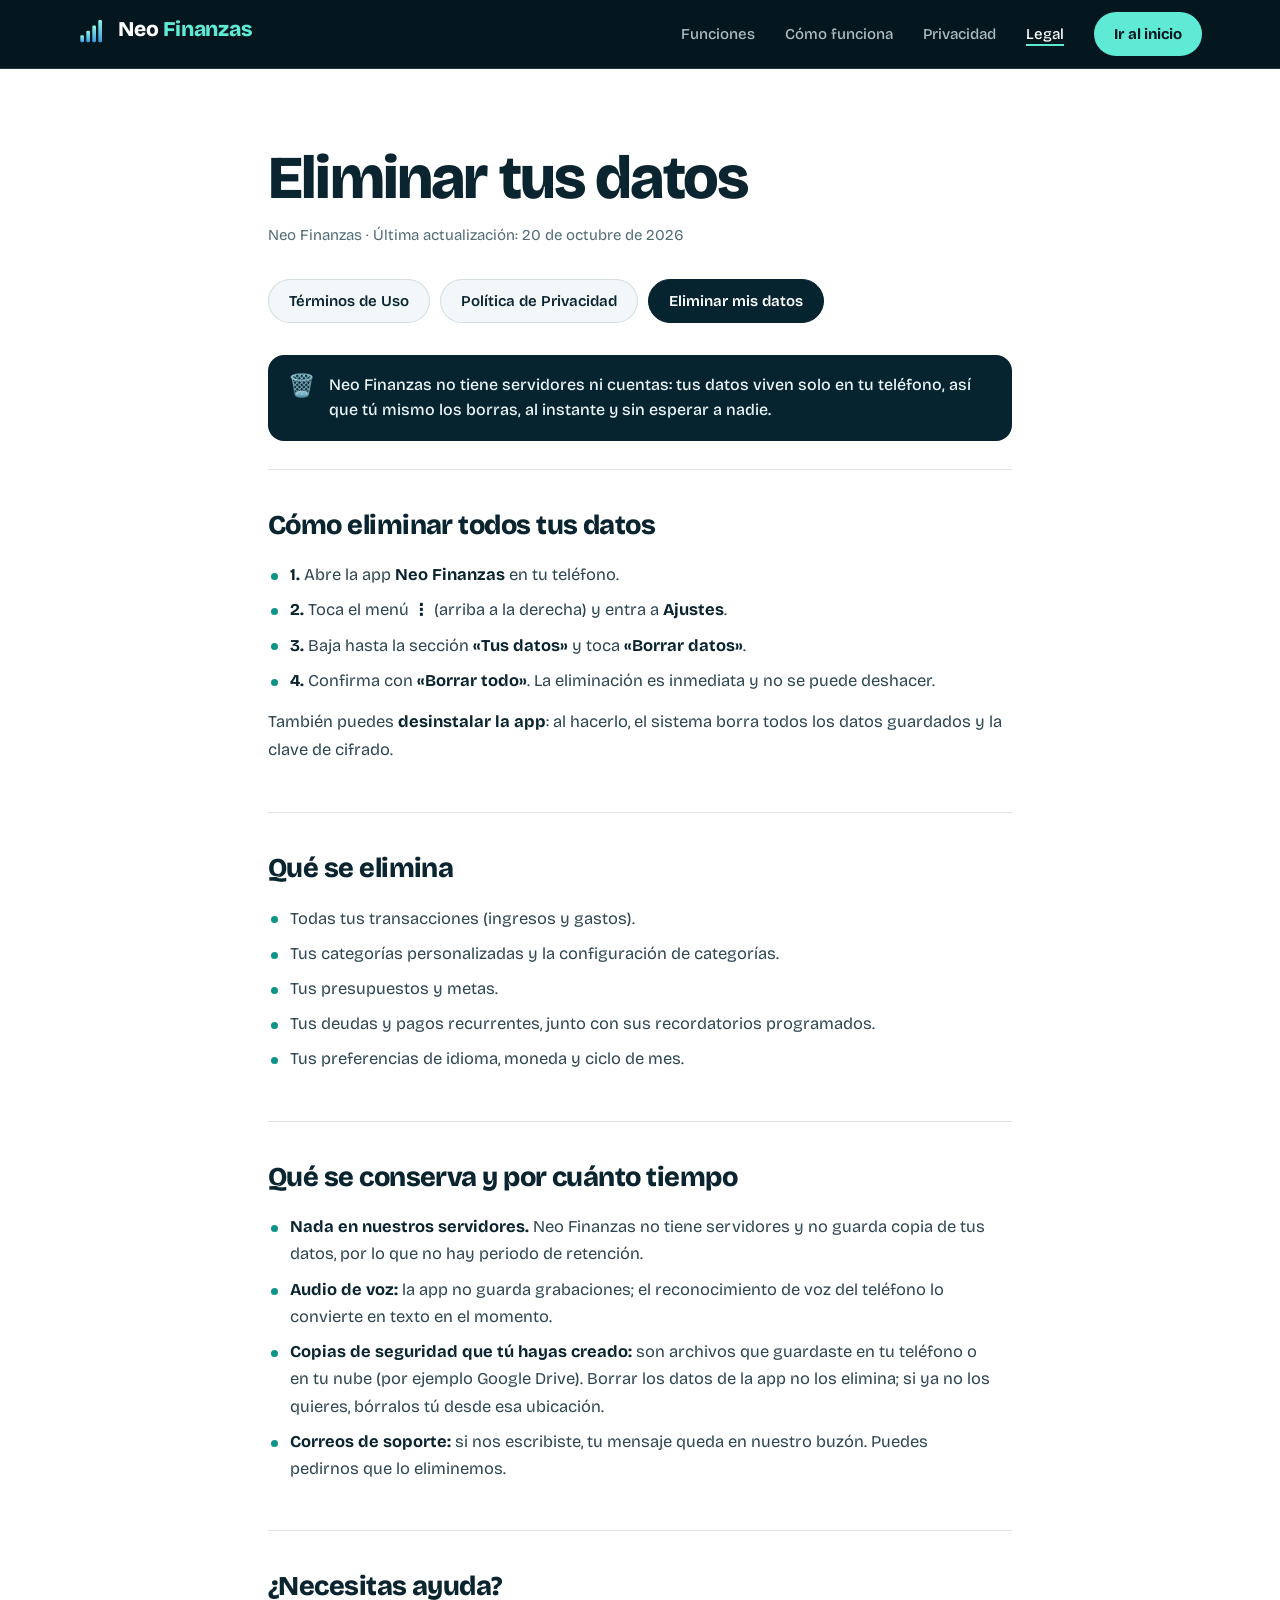
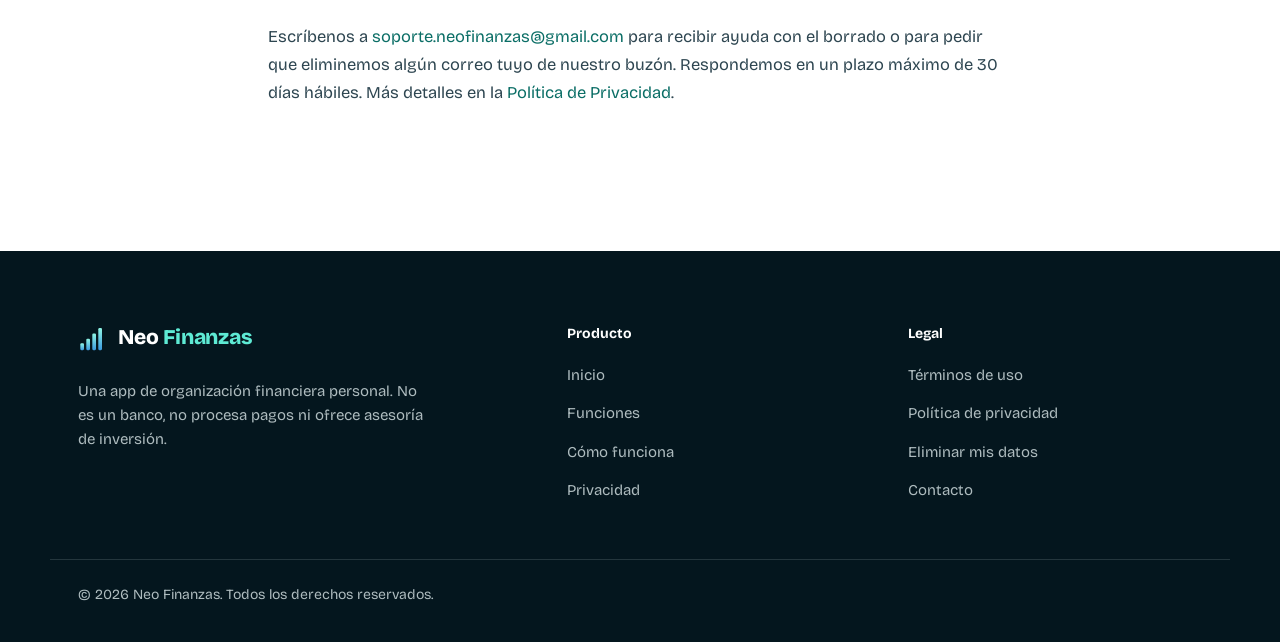
<file: eliminar-datos.html>
<!DOCTYPE html>
<html lang="es">
<head>
<meta charset="UTF-8">
<meta name="theme-color" content="#04161E">
<meta name="viewport" content="width=device-width, initial-scale=1">
<title>Eliminar tus datos — Neo Finanzas</title>
<meta name="description" content="Cómo eliminar todos tus datos de Neo Finanzas: pasos, qué se borra y qué se conserva.">
<link rel="canonical" href="https://neofinanzas.uk/eliminar-datos.html">
<meta property="og:title" content="Eliminar tus datos — Neo Finanzas">
<meta property="og:url" content="https://neofinanzas.uk/eliminar-datos.html">
<meta property="og:type" content="website">
<meta property="og:locale" content="es_LA">
<meta property="og:site_name" content="Neo Finanzas">
<meta property="og:image" content="https://neofinanzas.uk/og-image.png">
<meta name="twitter:card" content="summary_large_image">
<link rel="icon" href="favicon.svg" type="image/svg+xml">
<link rel="apple-touch-icon" href="apple-touch-icon.png">
<link rel="stylesheet" href="styles.css?v=9">
</head>
<body>

<svg width="0" height="0" style="position:absolute" aria-hidden="true"><defs><linearGradient id="headerBar" x1="0%" y1="0%" x2="0%" y2="100%"><stop offset="0%" stop-color="#1565A8"/><stop offset="100%" stop-color="#0D9488"/></linearGradient></defs></svg>
<header class="site-header">
  <div class="site-header__inner">
    <a href="index.html" class="brand-link" style="text-decoration:none" aria-label="Neo Finanzas, inicio"><span class="brand"><svg width="30" height="30" viewBox="0 0 130 130" aria-hidden="true"><defs><linearGradient id="lgL" x1="0" y1="0" x2="0" y2="1"><stop offset="0" stop-color="#8FF5E4"/><stop offset="1" stop-color="#3B9AE0"/></linearGradient></defs><rect x="10" y="88" width="16" height="30" rx="5" fill="url(#lgL)"/><rect x="36" y="68" width="16" height="50" rx="5" fill="url(#lgL)"/><rect x="62" y="46" width="16" height="72" rx="5" fill="url(#lgL)"/><rect x="88" y="22" width="16" height="96" rx="5" fill="url(#lgL)"/></svg><span><span class="neo">Neo</span> <span class="finanzas">Finanzas</span></span></span></a>
    <nav class="site-nav" aria-label="Navegación principal">
      <a href="index.html#funciones">Funciones</a>
      <a href="index.html#como-funciona">Cómo funciona</a>
      <a href="index.html#privacidad">Privacidad</a>
      <a href="privacidad.html" aria-current="page">Legal</a>
      <a href="index.html" class="cta-mini">Ir al inicio</a>
    </nav>
  </div>
</header>

<main>
  <h1 id="top">Eliminar tus datos</h1>
  <p class="meta">Neo Finanzas · Última actualización: 20 de octubre de 2026</p>

  <nav class="eyebrow-nav" aria-label="Documentos legales">
    <a href="terminos.html">Términos de Uso</a>
    <a href="privacidad.html">Política de Privacidad</a>
    <a href="eliminar-datos.html" class="active" aria-current="page">Eliminar mis datos</a>
  </nav>

  <div class="callout callout--privacy">
    <span class="callout__icon" aria-hidden="true">🗑️</span>
    <span>Neo Finanzas no tiene servidores ni cuentas: tus datos viven solo en tu teléfono, así que tú mismo los borras, al instante y sin esperar a nadie.</span>
  </div>

  <section class="doc-section" id="pasos">
    <h2>Cómo eliminar todos tus datos</h2>
    <ul>
      <li><strong>1.</strong> Abre la app <strong>Neo Finanzas</strong> en tu teléfono.</li>
      <li><strong>2.</strong> Toca el menú <strong>⋮</strong> (arriba a la derecha) y entra a <strong>Ajustes</strong>.</li>
      <li><strong>3.</strong> Baja hasta la sección <strong>«Tus datos»</strong> y toca <strong>«Borrar datos»</strong>.</li>
      <li><strong>4.</strong> Confirma con <strong>«Borrar todo»</strong>. La eliminación es inmediata y no se puede deshacer.</li>
    </ul>
    <p>También puedes <strong>desinstalar la app</strong>: al hacerlo, el sistema borra todos los datos guardados y la clave de cifrado.</p>
  </section>

  <section class="doc-section" id="que-se-borra">
    <h2>Qué se elimina</h2>
    <ul>
      <li>Todas tus transacciones (ingresos y gastos).</li>
      <li>Tus categorías personalizadas y la configuración de categorías.</li>
      <li>Tus presupuestos y metas.</li>
      <li>Tus deudas y pagos recurrentes, junto con sus recordatorios programados.</li>
      <li>Tus preferencias de idioma, moneda y ciclo de mes.</li>
    </ul>
  </section>

  <section class="doc-section" id="que-se-conserva">
    <h2>Qué se conserva y por cuánto tiempo</h2>
    <ul>
      <li><strong>Nada en nuestros servidores.</strong> Neo Finanzas no tiene servidores y no guarda copia de tus datos, por lo que no hay periodo de retención.</li>
      <li><strong>Audio de voz:</strong> la app no guarda grabaciones; el reconocimiento de voz del teléfono lo convierte en texto en el momento.</li>
      <li><strong>Copias de seguridad que tú hayas creado:</strong> son archivos que guardaste en tu teléfono o en tu nube (por ejemplo Google Drive). Borrar los datos de la app no los elimina; si ya no los quieres, bórralos tú desde esa ubicación.</li>
      <li><strong>Correos de soporte:</strong> si nos escribiste, tu mensaje queda en nuestro buzón. Puedes pedirnos que lo eliminemos.</li>
    </ul>
  </section>

  <section class="doc-section" id="contacto">
    <h2>¿Necesitas ayuda?</h2>
    <p>Escríbenos a <a href="mailto:soporte.neofinanzas@gmail.com">soporte.neofinanzas@gmail.com</a> para recibir ayuda con el borrado o para pedir que eliminemos algún correo tuyo de nuestro buzón. Respondemos en un plazo máximo de 30 días hábiles. Más detalles en la <a href="privacidad.html">Política de Privacidad</a>.</p>
  </section>
</main>

<footer class="footer-landing">
  <div class="wrap">
    <div>
      <span class="brand"><svg width="30" height="30" viewBox="0 0 130 130" aria-hidden="true"><defs><linearGradient id="lgF" x1="0" y1="0" x2="0" y2="1"><stop offset="0" stop-color="#8FF5E4"/><stop offset="1" stop-color="#3B9AE0"/></linearGradient></defs><rect x="10" y="88" width="16" height="30" rx="5" fill="url(#lgF)"/><rect x="36" y="68" width="16" height="50" rx="5" fill="url(#lgF)"/><rect x="62" y="46" width="16" height="72" rx="5" fill="url(#lgF)"/><rect x="88" y="22" width="16" height="96" rx="5" fill="url(#lgF)"/></svg><span><span class="neo">Neo</span> <span class="finanzas">Finanzas</span></span></span>
      <p class="tag">Una app de organización financiera personal. No es un banco, no procesa pagos ni ofrece asesoría de inversión.</p>
    </div>
    <div class="footer-col"><h4>Producto</h4><ul>
      <li><a href="index.html">Inicio</a></li>
      <li><a href="index.html#funciones">Funciones</a></li><li><a href="index.html#como-funciona">Cómo funciona</a></li><li><a href="index.html#privacidad">Privacidad</a></li></ul></div>
    <div class="footer-col"><h4>Legal</h4><ul>
      <li><a href="terminos.html">Términos de uso</a></li><li><a href="privacidad.html">Política de privacidad</a></li><li><a href="eliminar-datos.html">Eliminar mis datos</a></li><li><a href="mailto:soporte.neofinanzas@gmail.com">Contacto</a></li></ul></div>
  </div>
  <div class="footer-bottom">© 2026 Neo Finanzas. Todos los derechos reservados.</div>
</footer>

</body>
</html>
</file>
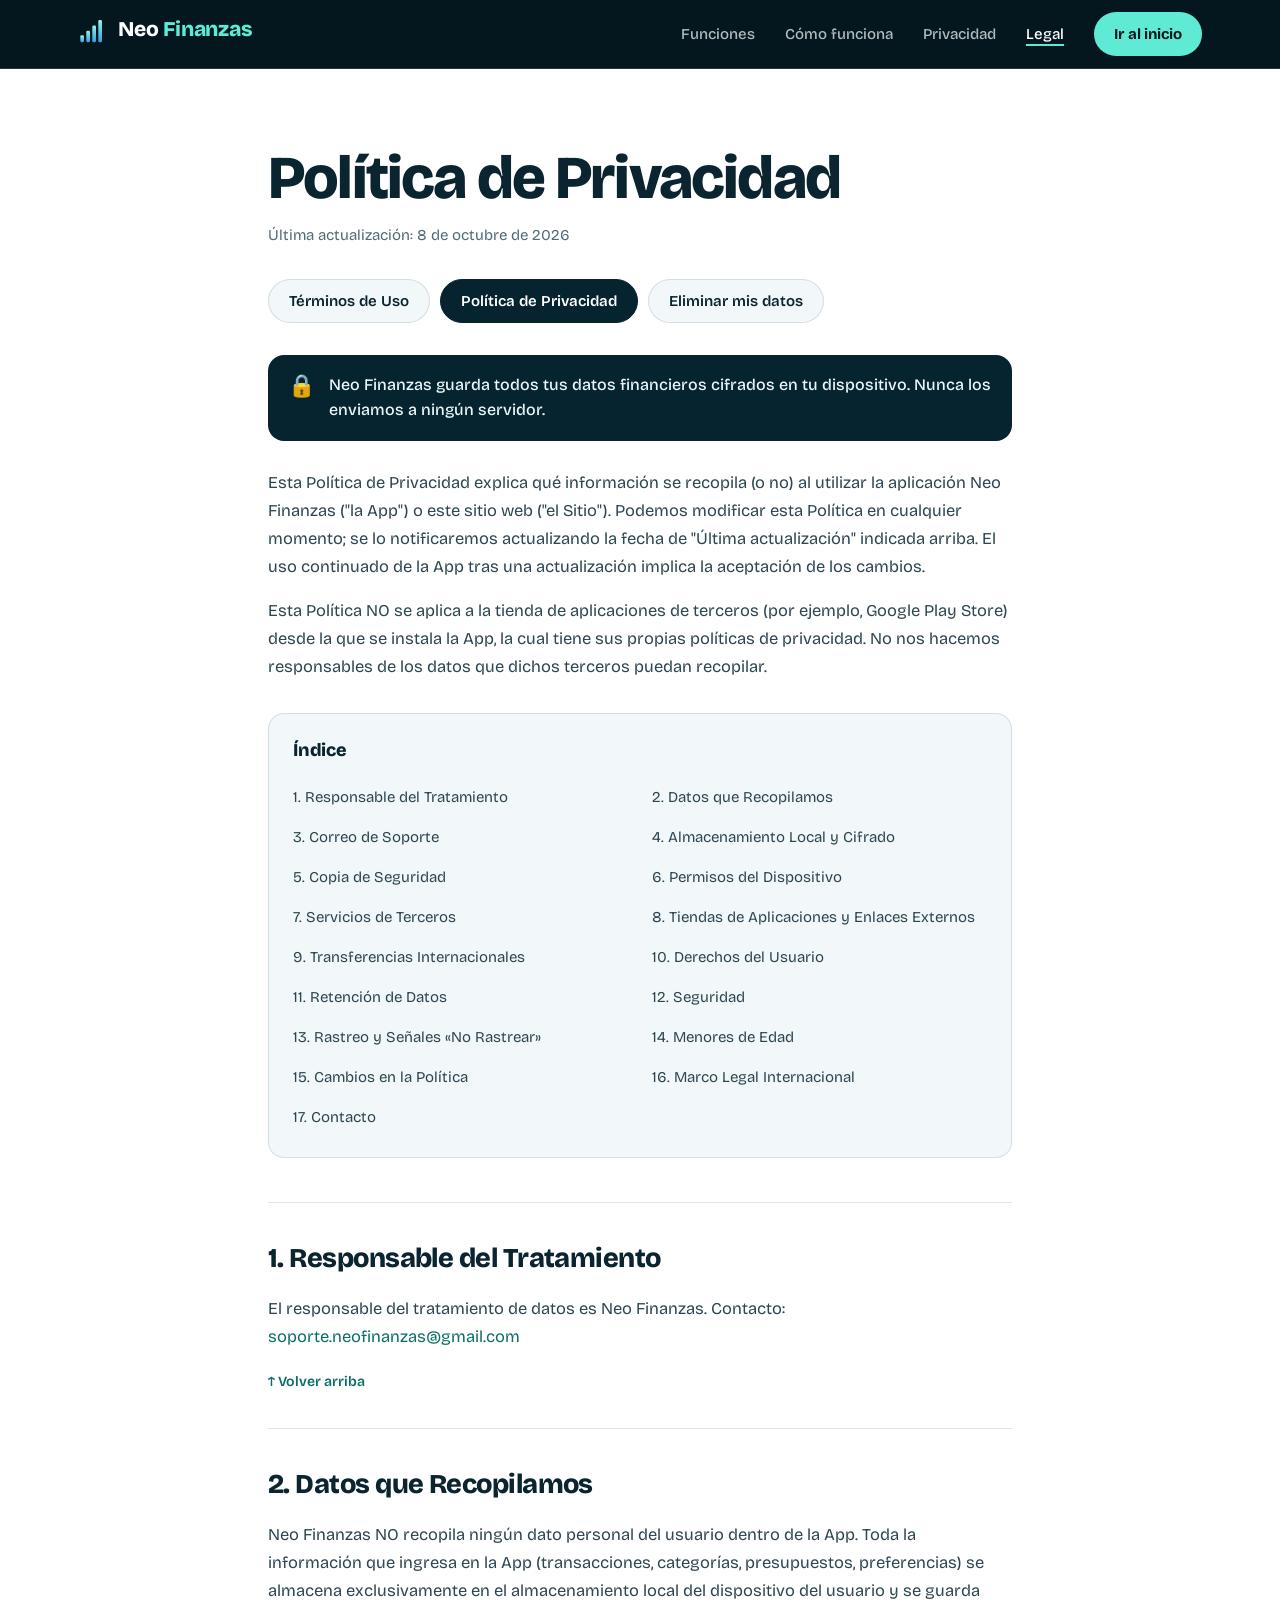
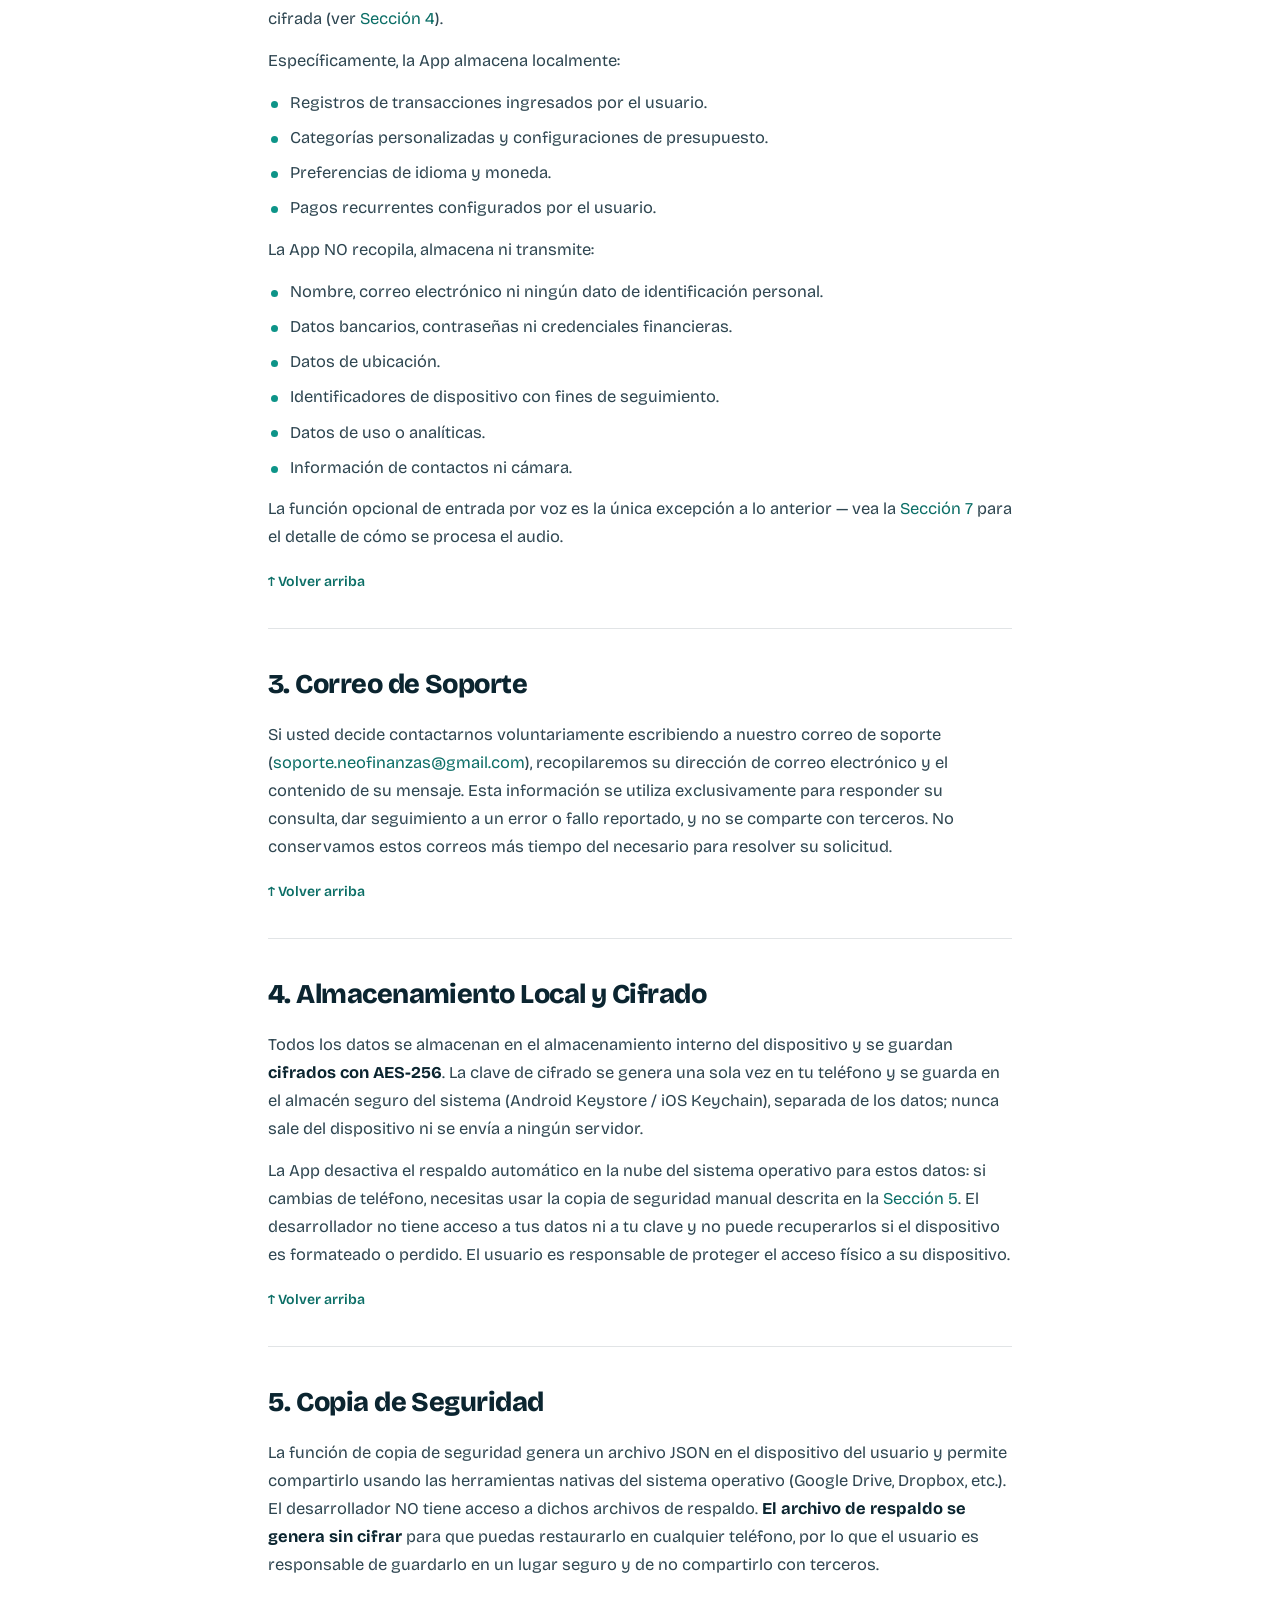
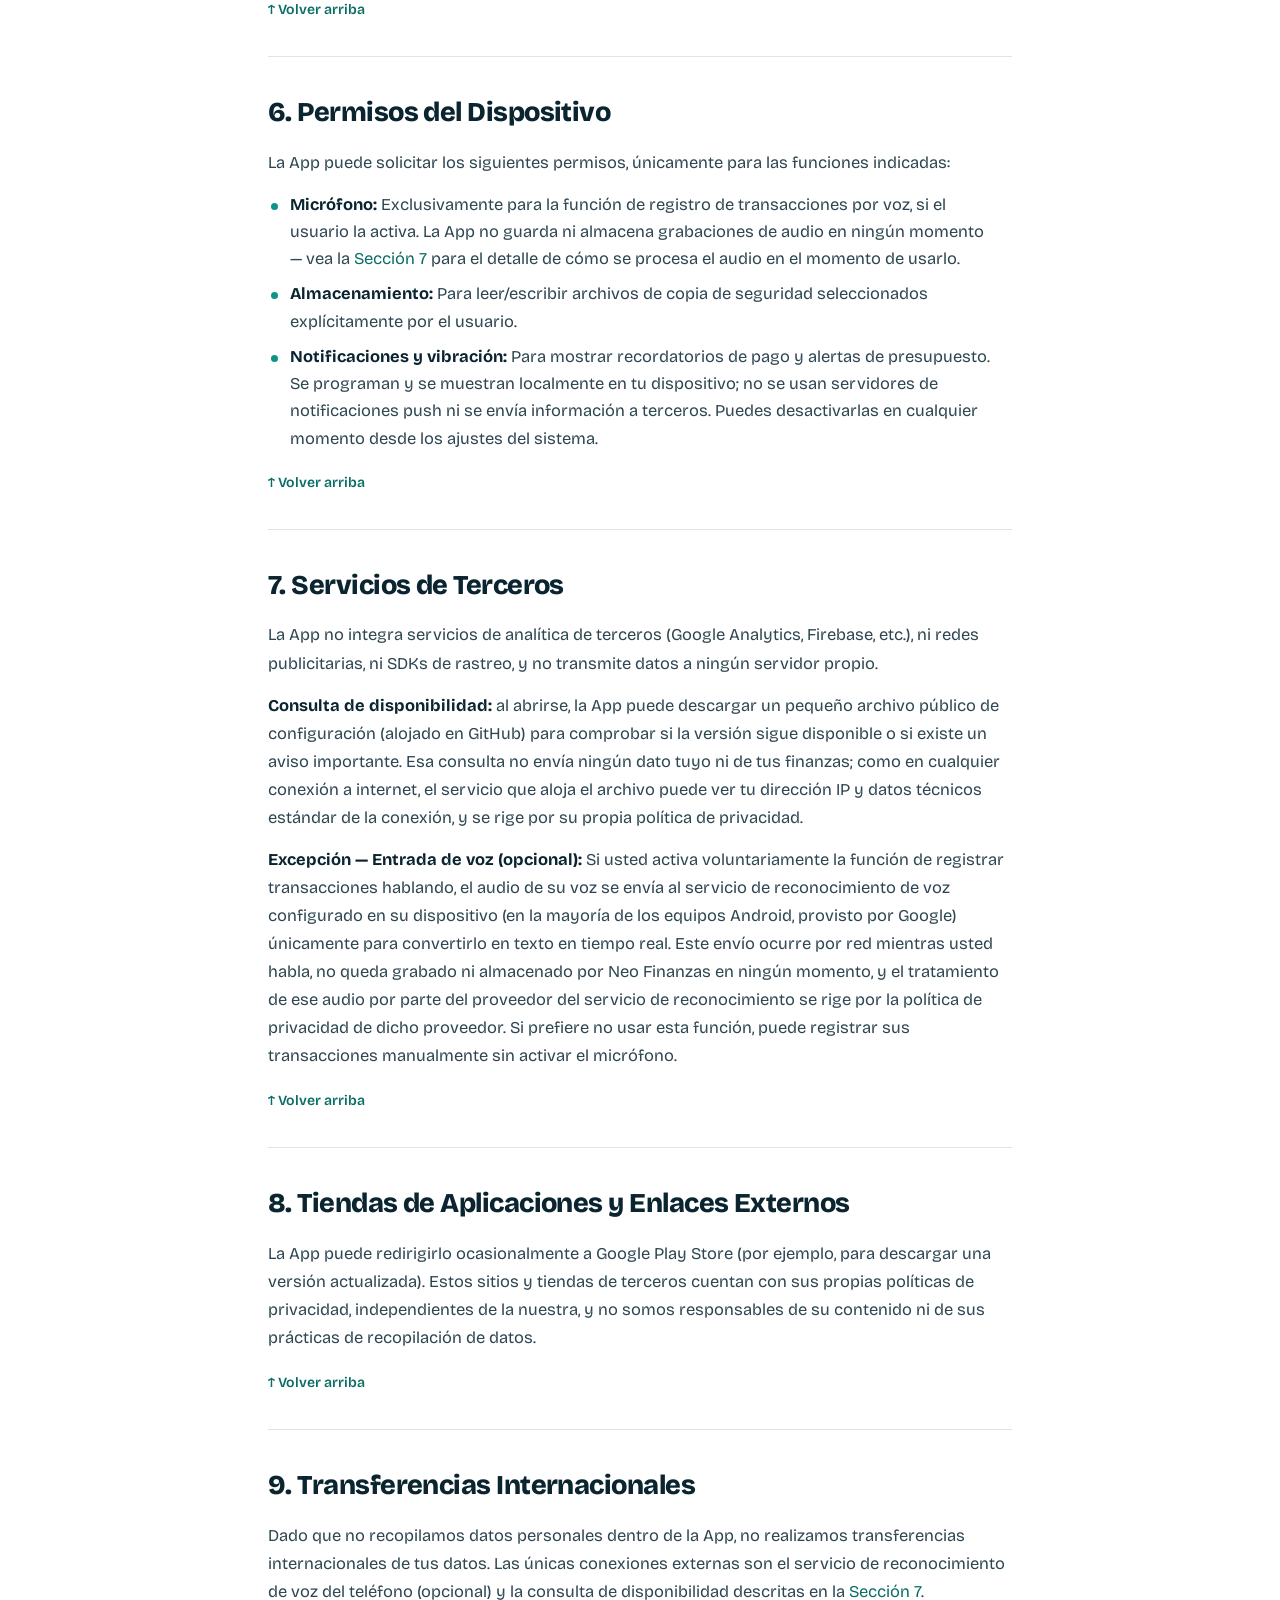
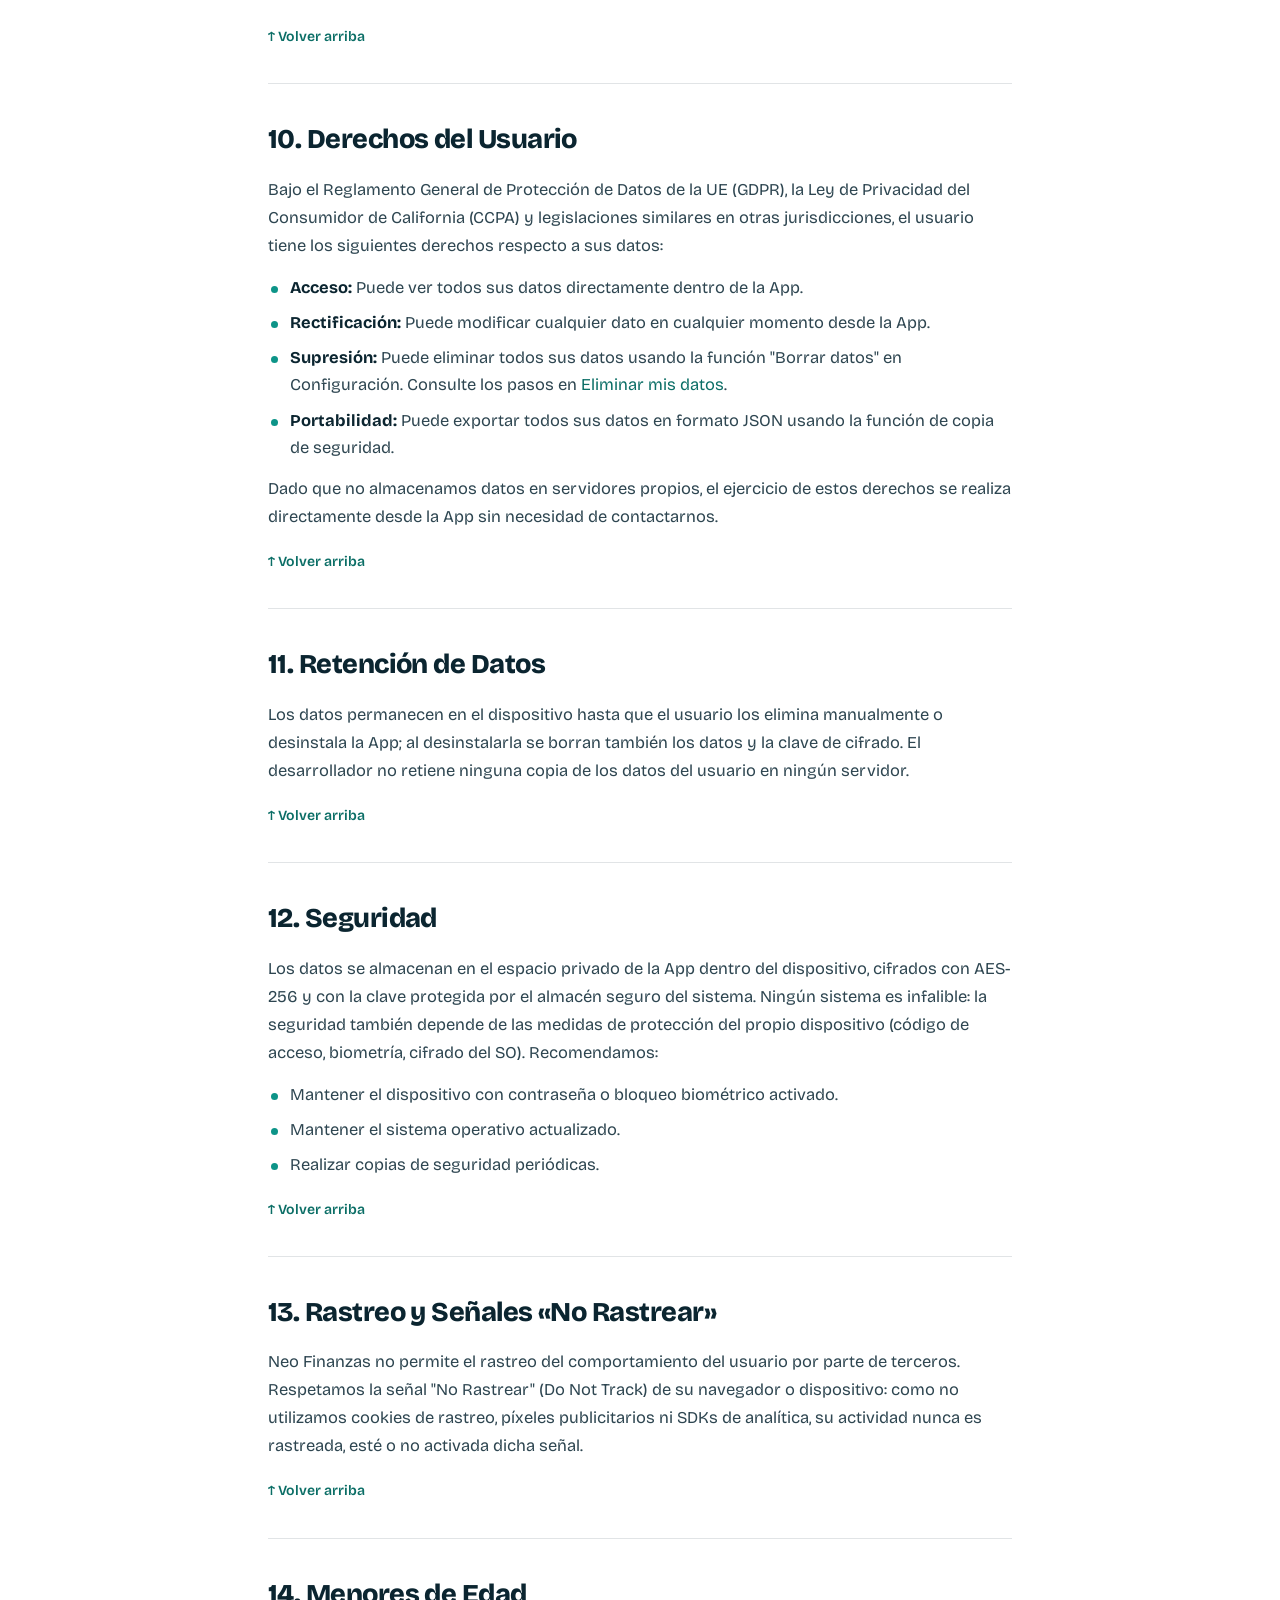
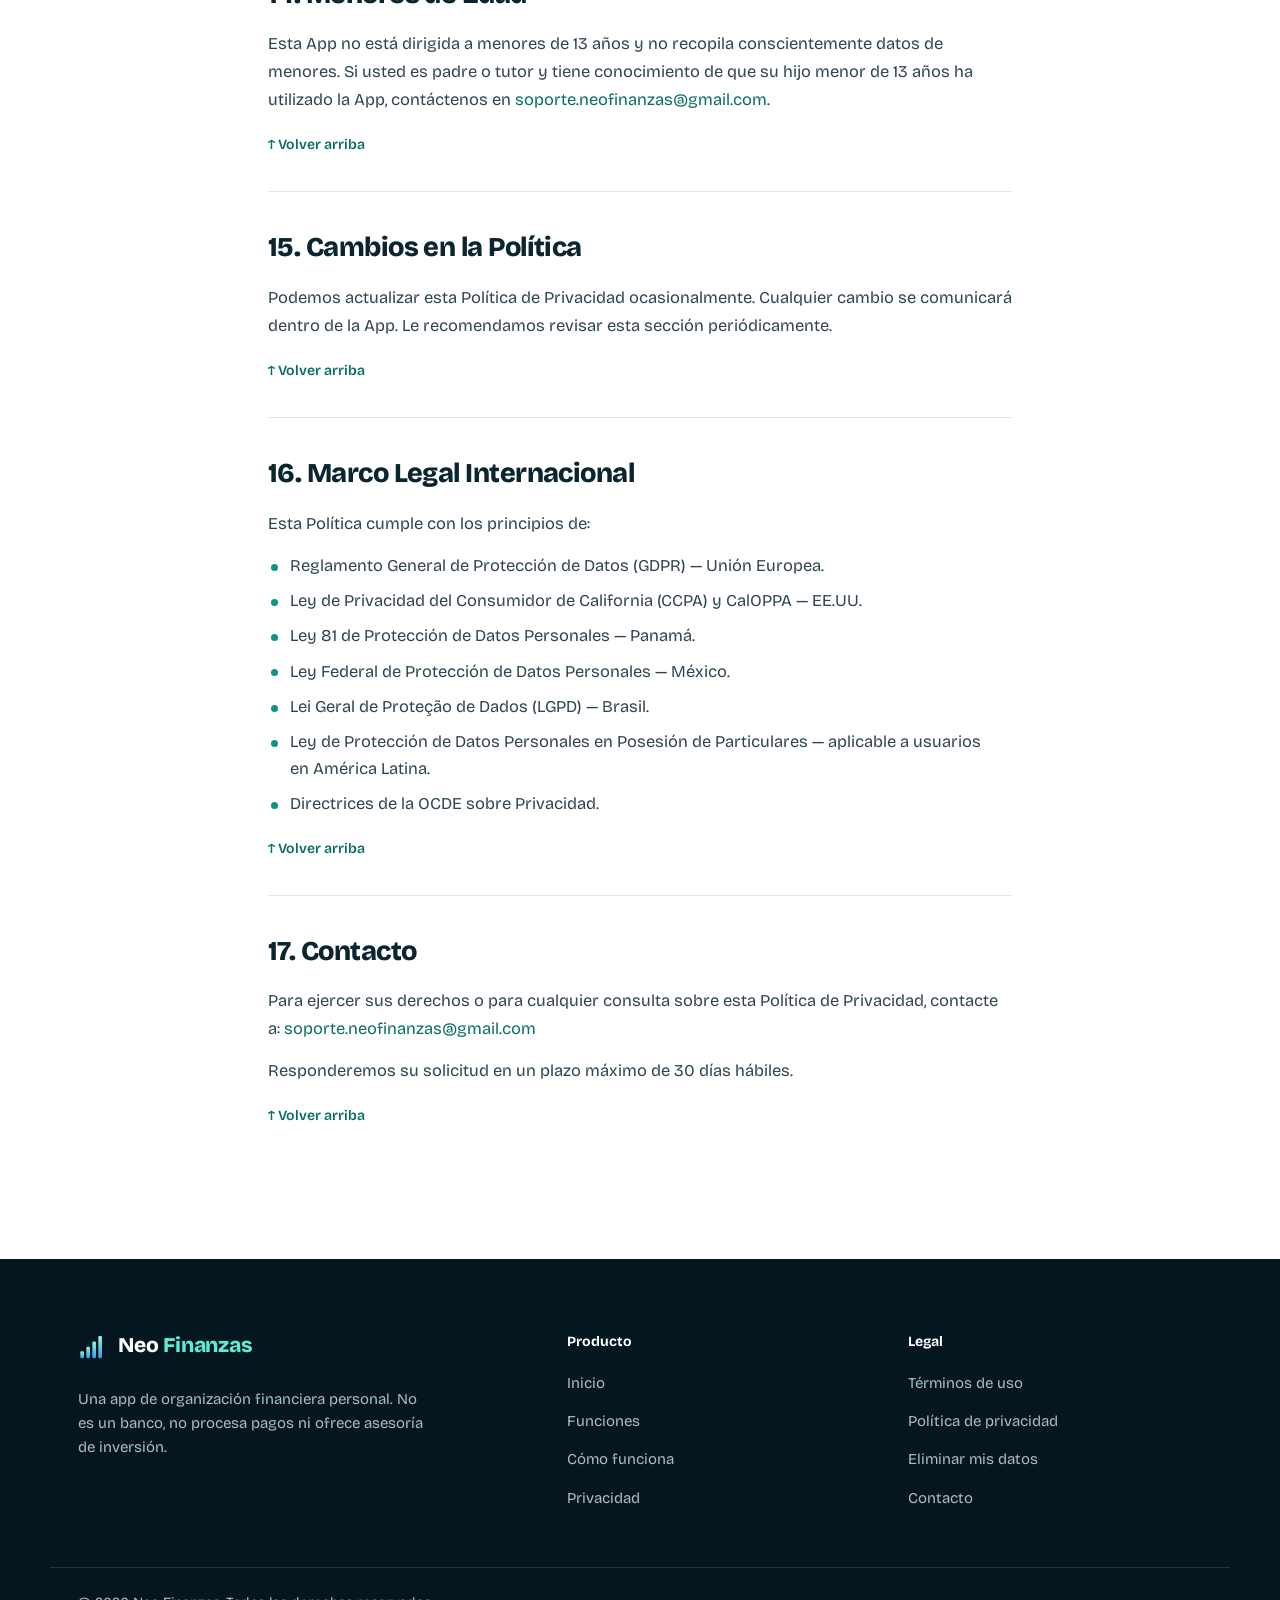
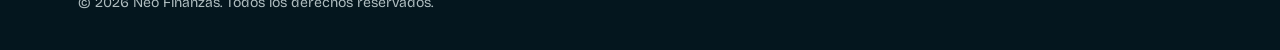
<file: privacidad.html>
<!DOCTYPE html>
<html lang="es">
<head>
<meta charset="UTF-8">
<meta name="theme-color" content="#04161E">
<meta name="viewport" content="width=device-width, initial-scale=1">
<title>Política de Privacidad — Neo Finanzas</title>
<meta name="description" content="Política de Privacidad de la aplicación Neo Finanzas.">
<link rel="canonical" href="https://neofinanzas.uk/privacidad.html">
<meta property="og:title" content="Política de Privacidad — Neo Finanzas">
<meta property="og:url" content="https://neofinanzas.uk/privacidad.html">
<meta property="og:type" content="website">
<meta property="og:locale" content="es_LA">
<meta property="og:site_name" content="Neo Finanzas">
<meta property="og:image" content="https://neofinanzas.uk/og-image.png">
<meta name="twitter:card" content="summary_large_image">
<link rel="icon" href="favicon.svg" type="image/svg+xml">
<link rel="apple-touch-icon" href="apple-touch-icon.png">
<link rel="stylesheet" href="styles.css?v=9">
</head>
<body>

<svg width="0" height="0" style="position:absolute" aria-hidden="true"><defs><linearGradient id="headerBar" x1="0%" y1="0%" x2="0%" y2="100%"><stop offset="0%" stop-color="#1565A8"/><stop offset="100%" stop-color="#0D9488"/></linearGradient></defs></svg>
<header class="site-header">
  <div class="site-header__inner">
    <a href="index.html" class="brand-link" style="text-decoration:none" aria-label="Neo Finanzas, inicio"><span class="brand"><svg width="30" height="30" viewBox="0 0 130 130" aria-hidden="true"><defs><linearGradient id="lgL" x1="0" y1="0" x2="0" y2="1"><stop offset="0" stop-color="#8FF5E4"/><stop offset="1" stop-color="#3B9AE0"/></linearGradient></defs><rect x="10" y="88" width="16" height="30" rx="5" fill="url(#lgL)"/><rect x="36" y="68" width="16" height="50" rx="5" fill="url(#lgL)"/><rect x="62" y="46" width="16" height="72" rx="5" fill="url(#lgL)"/><rect x="88" y="22" width="16" height="96" rx="5" fill="url(#lgL)"/></svg><span><span class="neo">Neo</span> <span class="finanzas">Finanzas</span></span></span></a>
    <nav class="site-nav" aria-label="Navegación principal">
      <a href="index.html#funciones">Funciones</a>
      <a href="index.html#como-funciona">Cómo funciona</a>
      <a href="index.html#privacidad">Privacidad</a>
      <a href="privacidad.html" aria-current="page">Legal</a>
      <a href="index.html" class="cta-mini">Ir al inicio</a>
    </nav>
  </div>
</header>

<main>
  <h1 id="top">Política de Privacidad</h1>
  <p class="meta">Última actualización: 8 de octubre de 2026</p>

  <nav class="eyebrow-nav" aria-label="Documentos legales">
    <a href="terminos.html">Términos de Uso</a>
    <a href="privacidad.html" class="active" aria-current="page">Política de Privacidad</a>
    <a href="eliminar-datos.html">Eliminar mis datos</a>
  </nav>

  <div class="callout callout--privacy">
    <span class="callout__icon" aria-hidden="true">🔒</span>
    <span>Neo Finanzas guarda todos tus datos financieros cifrados en tu dispositivo. Nunca los enviamos a ningún servidor.</span>
  </div>

  <div class="intro">
    <p>Esta Política de Privacidad explica qué información se recopila (o no) al utilizar la aplicación Neo Finanzas ("la App") o este sitio web ("el Sitio"). Podemos modificar esta Política en cualquier momento; se lo notificaremos actualizando la fecha de "Última actualización" indicada arriba. El uso continuado de la App tras una actualización implica la aceptación de los cambios.</p>
    <p>Esta Política NO se aplica a la tienda de aplicaciones de terceros (por ejemplo, Google Play Store) desde la que se instala la App, la cual tiene sus propias políticas de privacidad. No nos hacemos responsables de los datos que dichos terceros puedan recopilar.</p>
  </div>

  <nav class="toc" aria-label="Índice de la Política de Privacidad">
    <h2>Índice</h2>
    <ol>
      <li><a href="#s1">1. Responsable del Tratamiento</a></li>
      <li><a href="#s2">2. Datos que Recopilamos</a></li>
      <li><a href="#s3">3. Correo de Soporte</a></li>
      <li><a href="#s4">4. Almacenamiento Local y Cifrado</a></li>
      <li><a href="#s5">5. Copia de Seguridad</a></li>
      <li><a href="#s6">6. Permisos del Dispositivo</a></li>
      <li><a href="#s7">7. Servicios de Terceros</a></li>
      <li><a href="#s8">8. Tiendas de Aplicaciones y Enlaces Externos</a></li>
      <li><a href="#s9">9. Transferencias Internacionales</a></li>
      <li><a href="#s10">10. Derechos del Usuario</a></li>
      <li><a href="#s11">11. Retención de Datos</a></li>
      <li><a href="#s12">12. Seguridad</a></li>
      <li><a href="#s13">13. Rastreo y Señales «No Rastrear»</a></li>
      <li><a href="#s14">14. Menores de Edad</a></li>
      <li><a href="#s15">15. Cambios en la Política</a></li>
      <li><a href="#s16">16. Marco Legal Internacional</a></li>
      <li><a href="#s17">17. Contacto</a></li>
    </ol>
  </nav>

  <section class="doc-section" id="s1">
    <h2>1. Responsable del Tratamiento</h2>
    <p>El responsable del tratamiento de datos es Neo Finanzas. Contacto: <a href="mailto:soporte.neofinanzas@gmail.com">soporte.neofinanzas@gmail.com</a></p>
    <a class="back-to-top" href="#top">↑ Volver arriba</a>
  </section>

  <section class="doc-section" id="s2">
    <h2>2. Datos que Recopilamos</h2>
    <p>Neo Finanzas NO recopila ningún dato personal del usuario dentro de la App. Toda la información que ingresa en la App (transacciones, categorías, presupuestos, preferencias) se almacena exclusivamente en el almacenamiento local del dispositivo del usuario y se guarda cifrada (ver <a href="#s4">Sección 4</a>).</p>
    <p>Específicamente, la App almacena localmente:</p>
    <ul>
      <li>Registros de transacciones ingresados por el usuario.</li>
      <li>Categorías personalizadas y configuraciones de presupuesto.</li>
      <li>Preferencias de idioma y moneda.</li>
      <li>Pagos recurrentes configurados por el usuario.</li>
    </ul>
    <p>La App NO recopila, almacena ni transmite:</p>
    <ul>
      <li>Nombre, correo electrónico ni ningún dato de identificación personal.</li>
      <li>Datos bancarios, contraseñas ni credenciales financieras.</li>
      <li>Datos de ubicación.</li>
      <li>Identificadores de dispositivo con fines de seguimiento.</li>
      <li>Datos de uso o analíticas.</li>
      <li>Información de contactos ni cámara.</li>
    </ul>
    <p>La función opcional de entrada por voz es la única excepción a lo anterior — vea la <a href="#s7">Sección 7</a> para el detalle de cómo se procesa el audio.</p>
    <a class="back-to-top" href="#top">↑ Volver arriba</a>
  </section>

  <section class="doc-section" id="s3">
    <h2>3. Correo de Soporte</h2>
    <p>Si usted decide contactarnos voluntariamente escribiendo a nuestro correo de soporte (<a href="mailto:soporte.neofinanzas@gmail.com">soporte.neofinanzas@gmail.com</a>), recopilaremos su dirección de correo electrónico y el contenido de su mensaje. Esta información se utiliza exclusivamente para responder su consulta, dar seguimiento a un error o fallo reportado, y no se comparte con terceros. No conservamos estos correos más tiempo del necesario para resolver su solicitud.</p>
    <a class="back-to-top" href="#top">↑ Volver arriba</a>
  </section>

  <section class="doc-section" id="s4">
    <h2>4. Almacenamiento Local y Cifrado</h2>
    <p>Todos los datos se almacenan en el almacenamiento interno del dispositivo y se guardan <strong>cifrados con AES-256</strong>. La clave de cifrado se genera una sola vez en tu teléfono y se guarda en el almacén seguro del sistema (Android Keystore / iOS Keychain), separada de los datos; nunca sale del dispositivo ni se envía a ningún servidor.</p>
    <p>La App desactiva el respaldo automático en la nube del sistema operativo para estos datos: si cambias de teléfono, necesitas usar la copia de seguridad manual descrita en la <a href="#s5">Sección 5</a>. El desarrollador no tiene acceso a tus datos ni a tu clave y no puede recuperarlos si el dispositivo es formateado o perdido. El usuario es responsable de proteger el acceso físico a su dispositivo.</p>
    <a class="back-to-top" href="#top">↑ Volver arriba</a>
  </section>

  <section class="doc-section" id="s5">
    <h2>5. Copia de Seguridad</h2>
    <p>La función de copia de seguridad genera un archivo JSON en el dispositivo del usuario y permite compartirlo usando las herramientas nativas del sistema operativo (Google Drive, Dropbox, etc.). El desarrollador NO tiene acceso a dichos archivos de respaldo. <strong>El archivo de respaldo se genera sin cifrar</strong> para que puedas restaurarlo en cualquier teléfono, por lo que el usuario es responsable de guardarlo en un lugar seguro y de no compartirlo con terceros.</p>
    <a class="back-to-top" href="#top">↑ Volver arriba</a>
  </section>

  <section class="doc-section" id="s6">
    <h2>6. Permisos del Dispositivo</h2>
    <p>La App puede solicitar los siguientes permisos, únicamente para las funciones indicadas:</p>
    <ul>
      <li><strong>Micrófono:</strong> Exclusivamente para la función de registro de transacciones por voz, si el usuario la activa. La App no guarda ni almacena grabaciones de audio en ningún momento — vea la <a href="#s7">Sección 7</a> para el detalle de cómo se procesa el audio en el momento de usarlo.</li>
      <li><strong>Almacenamiento:</strong> Para leer/escribir archivos de copia de seguridad seleccionados explícitamente por el usuario.</li>
      <li><strong>Notificaciones y vibración:</strong> Para mostrar recordatorios de pago y alertas de presupuesto. Se programan y se muestran localmente en tu dispositivo; no se usan servidores de notificaciones push ni se envía información a terceros. Puedes desactivarlas en cualquier momento desde los ajustes del sistema.</li>
    </ul>
    <a class="back-to-top" href="#top">↑ Volver arriba</a>
  </section>

  <section class="doc-section" id="s7">
    <h2>7. Servicios de Terceros</h2>
    <p>La App no integra servicios de analítica de terceros (Google Analytics, Firebase, etc.), ni redes publicitarias, ni SDKs de rastreo, y no transmite datos a ningún servidor propio.</p>
    <p><strong>Consulta de disponibilidad:</strong> al abrirse, la App puede descargar un pequeño archivo público de configuración (alojado en GitHub) para comprobar si la versión sigue disponible o si existe un aviso importante. Esa consulta no envía ningún dato tuyo ni de tus finanzas; como en cualquier conexión a internet, el servicio que aloja el archivo puede ver tu dirección IP y datos técnicos estándar de la conexión, y se rige por su propia política de privacidad.</p>
    <p><strong>Excepción — Entrada de voz (opcional):</strong> Si usted activa voluntariamente la función de registrar transacciones hablando, el audio de su voz se envía al servicio de reconocimiento de voz configurado en su dispositivo (en la mayoría de los equipos Android, provisto por Google) únicamente para convertirlo en texto en tiempo real. Este envío ocurre por red mientras usted habla, no queda grabado ni almacenado por Neo Finanzas en ningún momento, y el tratamiento de ese audio por parte del proveedor del servicio de reconocimiento se rige por la política de privacidad de dicho proveedor. Si prefiere no usar esta función, puede registrar sus transacciones manualmente sin activar el micrófono.</p>
    <a class="back-to-top" href="#top">↑ Volver arriba</a>
  </section>

  <section class="doc-section" id="s8">
    <h2>8. Tiendas de Aplicaciones y Enlaces Externos</h2>
    <p>La App puede redirigirlo ocasionalmente a Google Play Store (por ejemplo, para descargar una versión actualizada). Estos sitios y tiendas de terceros cuentan con sus propias políticas de privacidad, independientes de la nuestra, y no somos responsables de su contenido ni de sus prácticas de recopilación de datos.</p>
    <a class="back-to-top" href="#top">↑ Volver arriba</a>
  </section>

  <section class="doc-section" id="s9">
    <h2>9. Transferencias Internacionales</h2>
    <p>Dado que no recopilamos datos personales dentro de la App, no realizamos transferencias internacionales de tus datos. Las únicas conexiones externas son el servicio de reconocimiento de voz del teléfono (opcional) y la consulta de disponibilidad descritas en la <a href="#s7">Sección 7</a>.</p>
    <a class="back-to-top" href="#top">↑ Volver arriba</a>
  </section>

  <section class="doc-section" id="s10">
    <h2>10. Derechos del Usuario</h2>
    <p>Bajo el Reglamento General de Protección de Datos de la UE (GDPR), la Ley de Privacidad del Consumidor de California (CCPA) y legislaciones similares en otras jurisdicciones, el usuario tiene los siguientes derechos respecto a sus datos:</p>
    <ul>
      <li><strong>Acceso:</strong> Puede ver todos sus datos directamente dentro de la App.</li>
      <li><strong>Rectificación:</strong> Puede modificar cualquier dato en cualquier momento desde la App.</li>
      <li><strong>Supresión:</strong> Puede eliminar todos sus datos usando la función "Borrar datos" en Configuración. Consulte los pasos en <a href="eliminar-datos.html">Eliminar mis datos</a>.</li>
      <li><strong>Portabilidad:</strong> Puede exportar todos sus datos en formato JSON usando la función de copia de seguridad.</li>
    </ul>
    <p>Dado que no almacenamos datos en servidores propios, el ejercicio de estos derechos se realiza directamente desde la App sin necesidad de contactarnos.</p>
    <a class="back-to-top" href="#top">↑ Volver arriba</a>
  </section>

  <section class="doc-section" id="s11">
    <h2>11. Retención de Datos</h2>
    <p>Los datos permanecen en el dispositivo hasta que el usuario los elimina manualmente o desinstala la App; al desinstalarla se borran también los datos y la clave de cifrado. El desarrollador no retiene ninguna copia de los datos del usuario en ningún servidor.</p>
    <a class="back-to-top" href="#top">↑ Volver arriba</a>
  </section>

  <section class="doc-section" id="s12">
    <h2>12. Seguridad</h2>
    <p>Los datos se almacenan en el espacio privado de la App dentro del dispositivo, cifrados con AES-256 y con la clave protegida por el almacén seguro del sistema. Ningún sistema es infalible: la seguridad también depende de las medidas de protección del propio dispositivo (código de acceso, biometría, cifrado del SO). Recomendamos:</p>
    <ul>
      <li>Mantener el dispositivo con contraseña o bloqueo biométrico activado.</li>
      <li>Mantener el sistema operativo actualizado.</li>
      <li>Realizar copias de seguridad periódicas.</li>
    </ul>
    <a class="back-to-top" href="#top">↑ Volver arriba</a>
  </section>

  <section class="doc-section" id="s13">
    <h2>13. Rastreo y Señales «No Rastrear»</h2>
    <p>Neo Finanzas no permite el rastreo del comportamiento del usuario por parte de terceros. Respetamos la señal "No Rastrear" (Do Not Track) de su navegador o dispositivo: como no utilizamos cookies de rastreo, píxeles publicitarios ni SDKs de analítica, su actividad nunca es rastreada, esté o no activada dicha señal.</p>
    <a class="back-to-top" href="#top">↑ Volver arriba</a>
  </section>

  <section class="doc-section" id="s14">
    <h2>14. Menores de Edad</h2>
    <p>Esta App no está dirigida a menores de 13 años y no recopila conscientemente datos de menores. Si usted es padre o tutor y tiene conocimiento de que su hijo menor de 13 años ha utilizado la App, contáctenos en <a href="mailto:soporte.neofinanzas@gmail.com">soporte.neofinanzas@gmail.com</a>.</p>
    <a class="back-to-top" href="#top">↑ Volver arriba</a>
  </section>

  <section class="doc-section" id="s15">
    <h2>15. Cambios en la Política</h2>
    <p>Podemos actualizar esta Política de Privacidad ocasionalmente. Cualquier cambio se comunicará dentro de la App. Le recomendamos revisar esta sección periódicamente.</p>
    <a class="back-to-top" href="#top">↑ Volver arriba</a>
  </section>

  <section class="doc-section" id="s16">
    <h2>16. Marco Legal Internacional</h2>
    <p>Esta Política cumple con los principios de:</p>
    <ul>
      <li>Reglamento General de Protección de Datos (GDPR) — Unión Europea.</li>
      <li>Ley de Privacidad del Consumidor de California (CCPA) y CalOPPA — EE.UU.</li>
      <li>Ley 81 de Protección de Datos Personales — Panamá.</li>
      <li>Ley Federal de Protección de Datos Personales — México.</li>
      <li>Lei Geral de Proteção de Dados (LGPD) — Brasil.</li>
      <li>Ley de Protección de Datos Personales en Posesión de Particulares — aplicable a usuarios en América Latina.</li>
      <li>Directrices de la OCDE sobre Privacidad.</li>
    </ul>
    <a class="back-to-top" href="#top">↑ Volver arriba</a>
  </section>

  <section class="doc-section" id="s17">
    <h2>17. Contacto</h2>
    <p>Para ejercer sus derechos o para cualquier consulta sobre esta Política de Privacidad, contacte a: <a href="mailto:soporte.neofinanzas@gmail.com">soporte.neofinanzas@gmail.com</a></p>
    <p>Responderemos su solicitud en un plazo máximo de 30 días hábiles.</p>
    <a class="back-to-top" href="#top">↑ Volver arriba</a>
  </section>
</main>

<footer class="footer-landing">
  <div class="wrap">
    <div>
      <span class="brand"><svg width="30" height="30" viewBox="0 0 130 130" aria-hidden="true"><defs><linearGradient id="lgF" x1="0" y1="0" x2="0" y2="1"><stop offset="0" stop-color="#8FF5E4"/><stop offset="1" stop-color="#3B9AE0"/></linearGradient></defs><rect x="10" y="88" width="16" height="30" rx="5" fill="url(#lgF)"/><rect x="36" y="68" width="16" height="50" rx="5" fill="url(#lgF)"/><rect x="62" y="46" width="16" height="72" rx="5" fill="url(#lgF)"/><rect x="88" y="22" width="16" height="96" rx="5" fill="url(#lgF)"/></svg><span><span class="neo">Neo</span> <span class="finanzas">Finanzas</span></span></span>
      <p class="tag">Una app de organización financiera personal. No es un banco, no procesa pagos ni ofrece asesoría de inversión.</p>
    </div>
    <div class="footer-col"><h4>Producto</h4><ul>
      <li><a href="index.html">Inicio</a></li>
      <li><a href="index.html#funciones">Funciones</a></li><li><a href="index.html#como-funciona">Cómo funciona</a></li><li><a href="index.html#privacidad">Privacidad</a></li></ul></div>
    <div class="footer-col"><h4>Legal</h4><ul>
      <li><a href="terminos.html">Términos de uso</a></li><li><a href="privacidad.html">Política de privacidad</a></li><li><a href="eliminar-datos.html">Eliminar mis datos</a></li><li><a href="mailto:soporte.neofinanzas@gmail.com">Contacto</a></li></ul></div>
  </div>
  <div class="footer-bottom">© 2026 Neo Finanzas. Todos los derechos reservados.</div>
</footer>

</body>
</html>
</file>
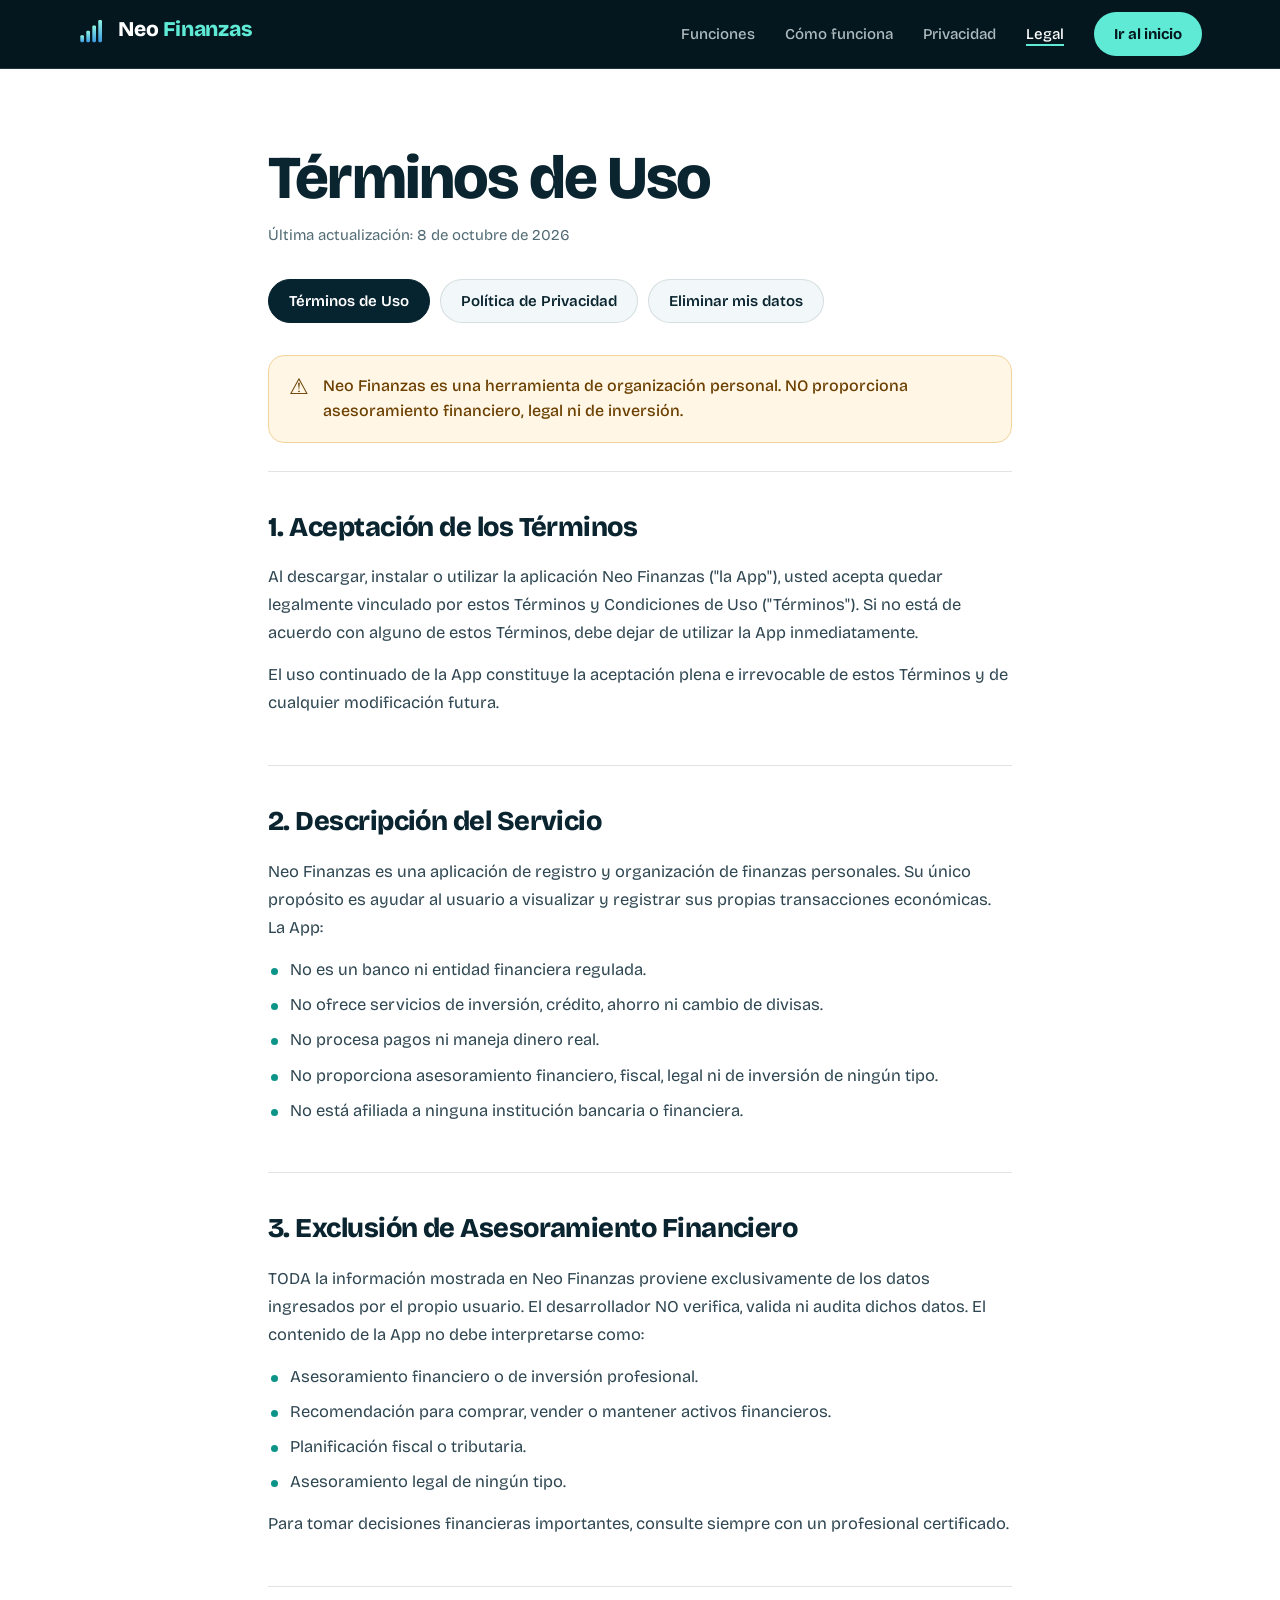
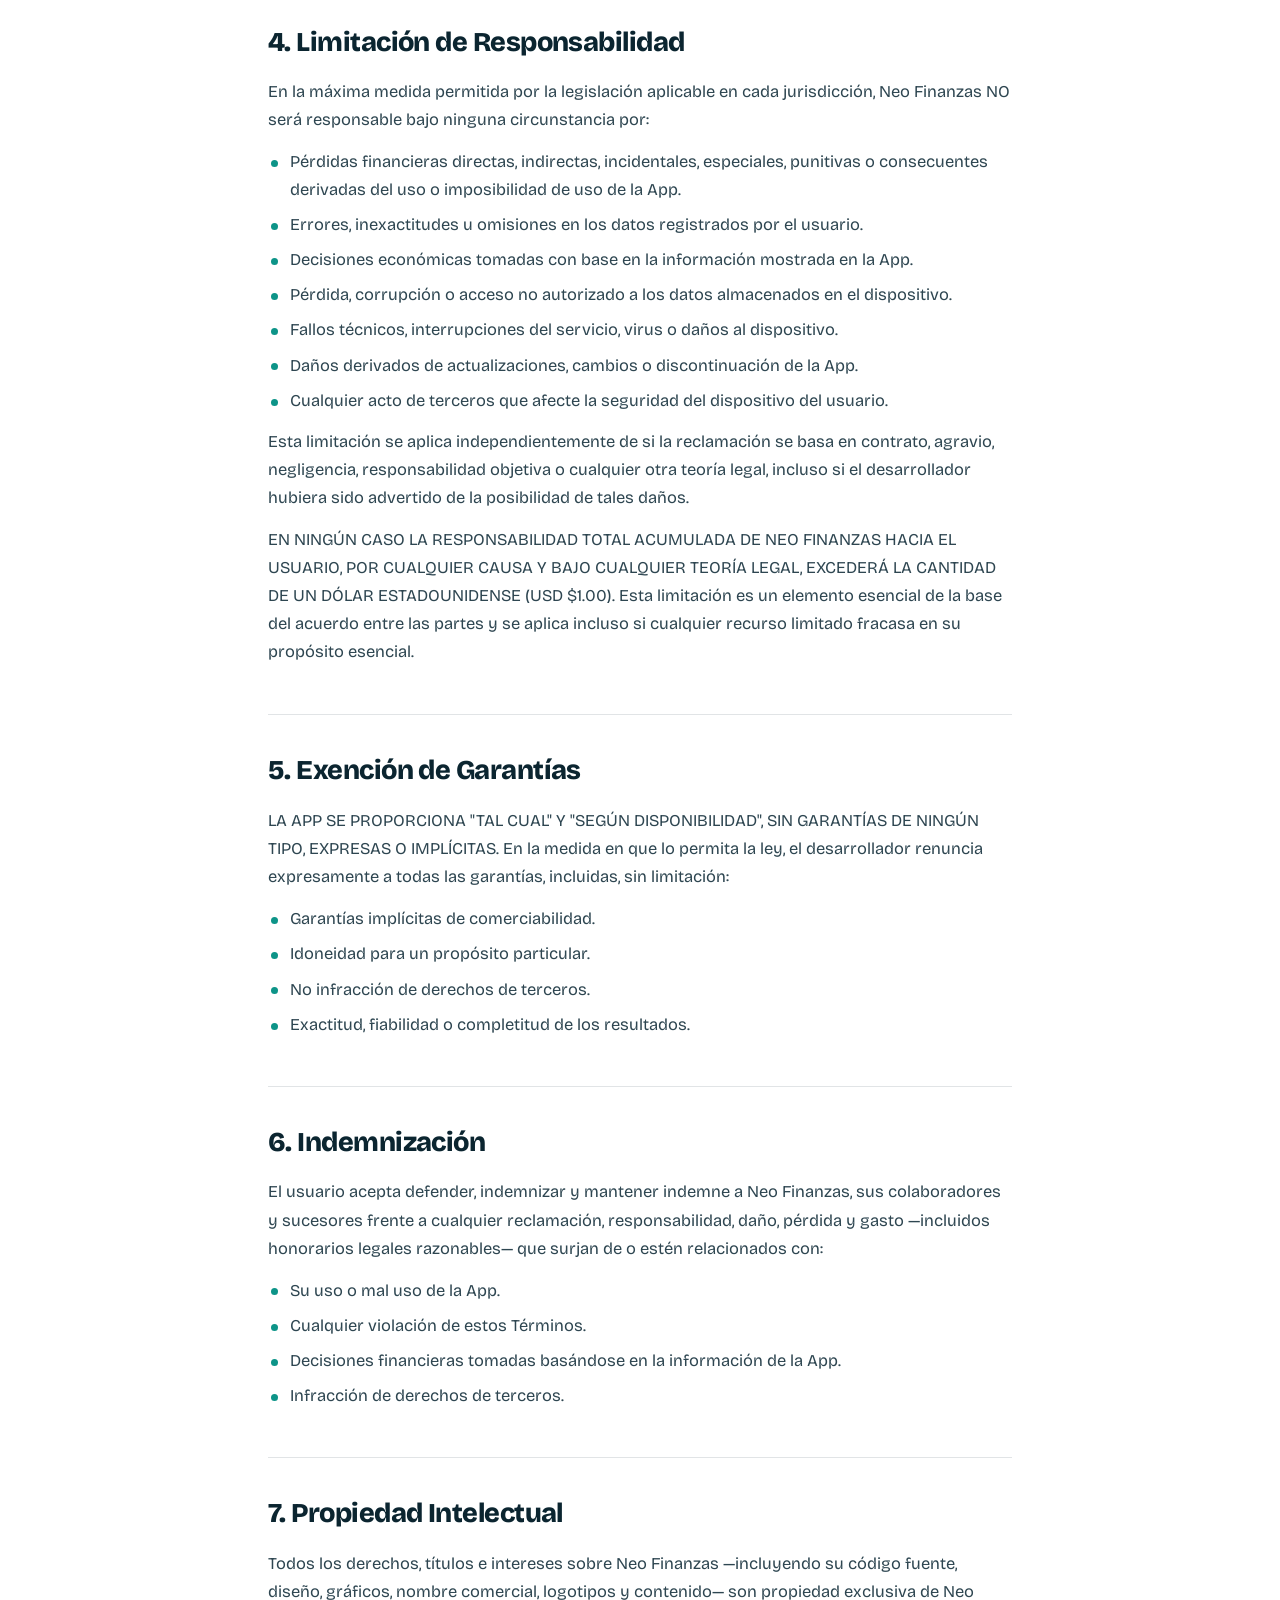
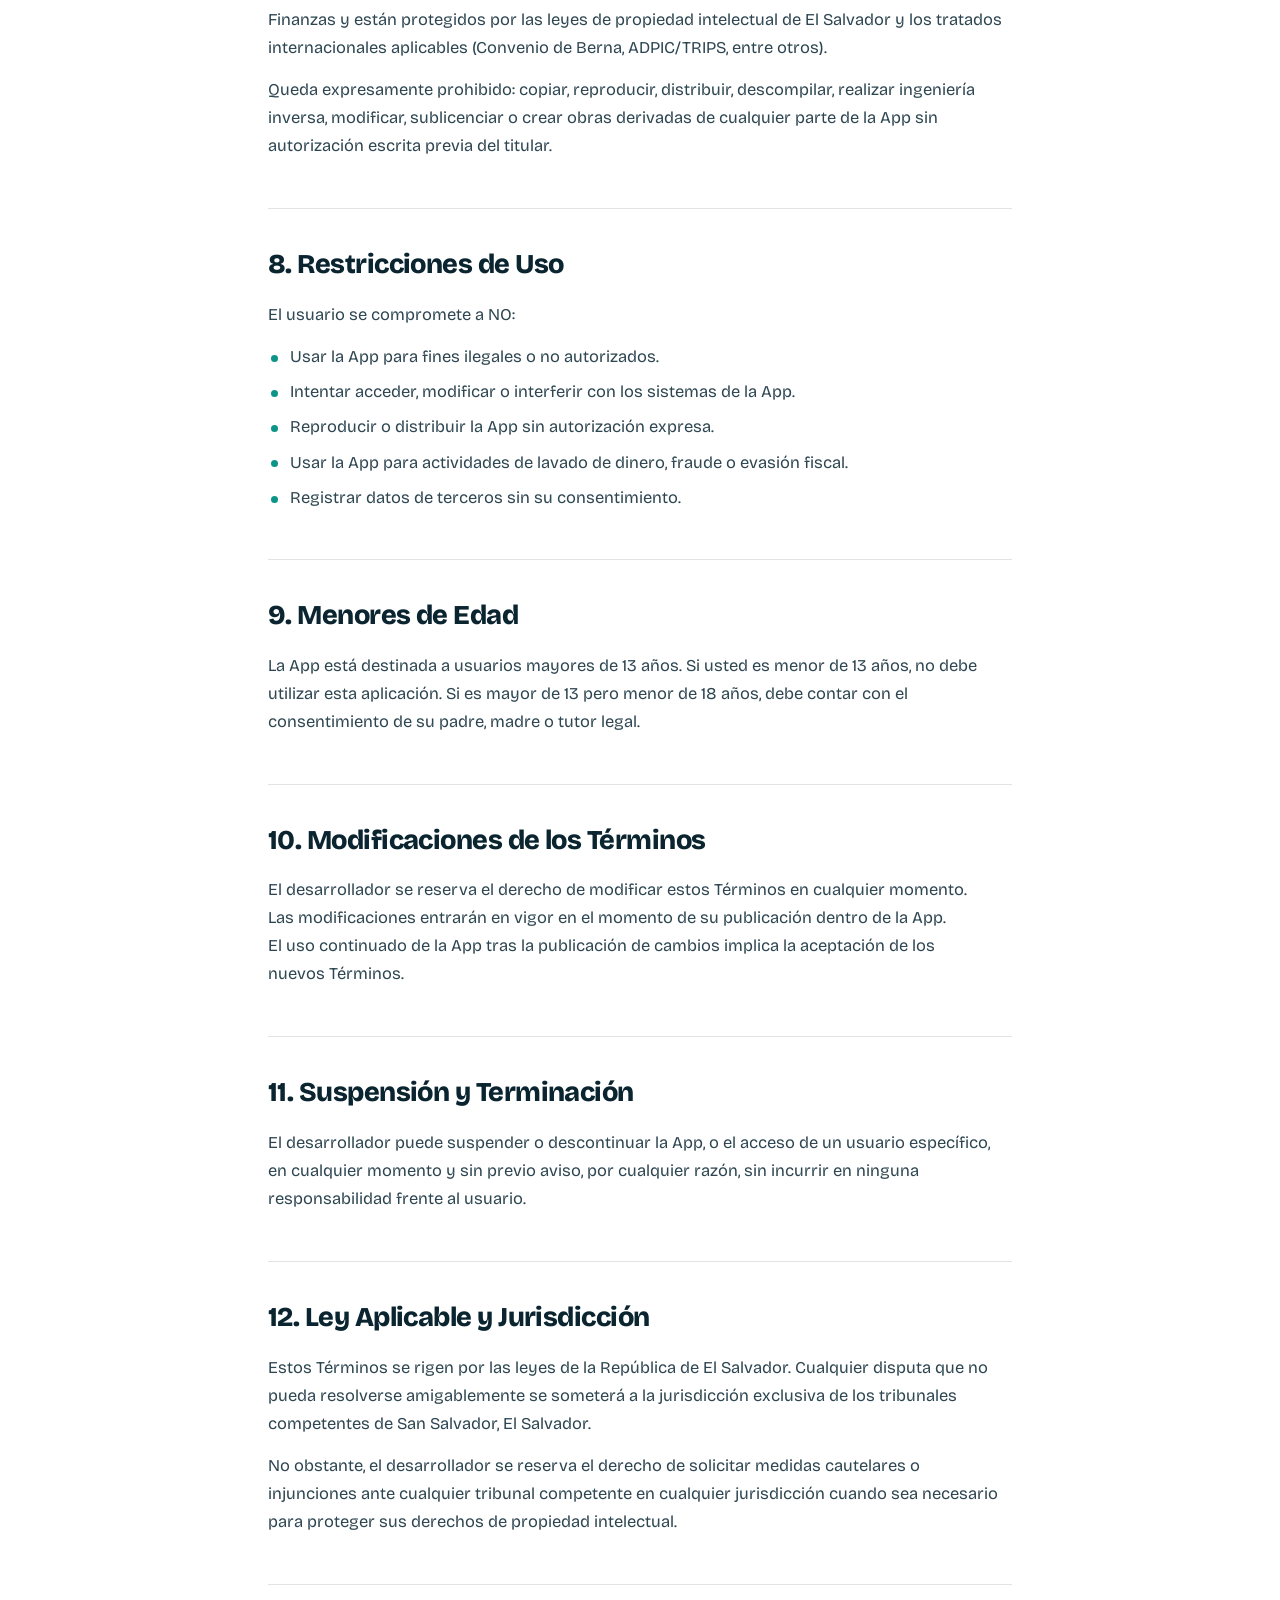
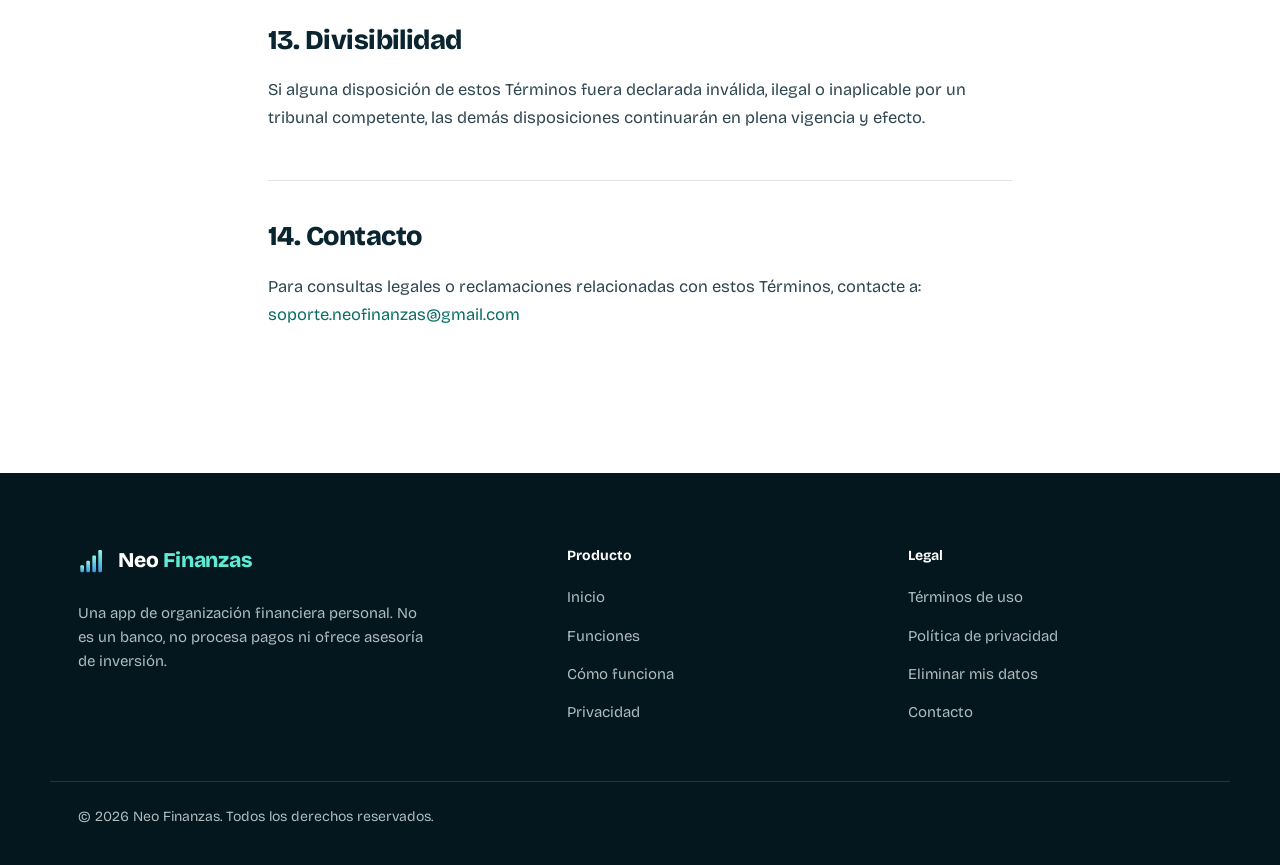
<file: terminos.html>
<!DOCTYPE html>
<html lang="es">
<head>
<meta charset="UTF-8">
<meta name="theme-color" content="#04161E">
<meta name="viewport" content="width=device-width, initial-scale=1">
<title>Términos de Uso — Neo Finanzas</title>
<meta name="description" content="Términos y Condiciones de Uso de la aplicación Neo Finanzas.">
<link rel="canonical" href="https://neofinanzas.uk/terminos.html">
<meta property="og:title" content="Términos de Uso — Neo Finanzas">
<meta property="og:url" content="https://neofinanzas.uk/terminos.html">
<meta property="og:type" content="website">
<meta property="og:locale" content="es_LA">
<meta property="og:site_name" content="Neo Finanzas">
<meta property="og:image" content="https://neofinanzas.uk/og-image.png">
<meta name="twitter:card" content="summary_large_image">
<link rel="icon" href="favicon.svg" type="image/svg+xml">
<link rel="apple-touch-icon" href="apple-touch-icon.png">
<link rel="stylesheet" href="styles.css?v=9">
</head>
<body>

<svg width="0" height="0" style="position:absolute" aria-hidden="true"><defs><linearGradient id="headerBar" x1="0%" y1="0%" x2="0%" y2="100%"><stop offset="0%" stop-color="#1565A8"/><stop offset="100%" stop-color="#0D9488"/></linearGradient></defs></svg>
<header class="site-header">
  <div class="site-header__inner">
    <a href="index.html" class="brand-link" style="text-decoration:none" aria-label="Neo Finanzas, inicio"><span class="brand"><svg width="30" height="30" viewBox="0 0 130 130" aria-hidden="true"><defs><linearGradient id="lgL" x1="0" y1="0" x2="0" y2="1"><stop offset="0" stop-color="#8FF5E4"/><stop offset="1" stop-color="#3B9AE0"/></linearGradient></defs><rect x="10" y="88" width="16" height="30" rx="5" fill="url(#lgL)"/><rect x="36" y="68" width="16" height="50" rx="5" fill="url(#lgL)"/><rect x="62" y="46" width="16" height="72" rx="5" fill="url(#lgL)"/><rect x="88" y="22" width="16" height="96" rx="5" fill="url(#lgL)"/></svg><span><span class="neo">Neo</span> <span class="finanzas">Finanzas</span></span></span></a>
    <nav class="site-nav" aria-label="Navegación principal">
      <a href="index.html#funciones">Funciones</a>
      <a href="index.html#como-funciona">Cómo funciona</a>
      <a href="index.html#privacidad">Privacidad</a>
      <a href="privacidad.html" aria-current="page">Legal</a>
      <a href="index.html" class="cta-mini">Ir al inicio</a>
    </nav>
  </div>
</header>

<main>
  <h1>Términos de Uso</h1>
  <p class="meta">Última actualización: 8 de octubre de 2026</p>

  <nav class="eyebrow-nav" aria-label="Documentos legales">
    <a href="terminos.html" class="active" aria-current="page">Términos de Uso</a>
    <a href="privacidad.html">Política de Privacidad</a>
    <a href="eliminar-datos.html">Eliminar mis datos</a>
  </nav>

  <div class="callout callout--warning">
    <span class="callout__icon" aria-hidden="true">⚠️</span>
    <span>Neo Finanzas es una herramienta de organización personal. NO proporciona asesoramiento financiero, legal ni de inversión.</span>
  </div>

  <section class="doc-section">
    <h2>1. Aceptación de los Términos</h2>
    <p>Al descargar, instalar o utilizar la aplicación Neo Finanzas ("la App"), usted acepta quedar legalmente vinculado por estos Términos y Condiciones de Uso ("Términos"). Si no está de acuerdo con alguno de estos Términos, debe dejar de utilizar la App inmediatamente.</p>
    <p>El uso continuado de la App constituye la aceptación plena e irrevocable de estos Términos y de cualquier modificación futura.</p>
  </section>

  <section class="doc-section">
    <h2>2. Descripción del Servicio</h2>
    <p>Neo Finanzas es una aplicación de registro y organización de finanzas personales. Su único propósito es ayudar al usuario a visualizar y registrar sus propias transacciones económicas. La App:</p>
    <ul>
      <li>No es un banco ni entidad financiera regulada.</li>
      <li>No ofrece servicios de inversión, crédito, ahorro ni cambio de divisas.</li>
      <li>No procesa pagos ni maneja dinero real.</li>
      <li>No proporciona asesoramiento financiero, fiscal, legal ni de inversión de ningún tipo.</li>
      <li>No está afiliada a ninguna institución bancaria o financiera.</li>
    </ul>
  </section>

  <section class="doc-section">
    <h2>3. Exclusión de Asesoramiento Financiero</h2>
    <p>TODA la información mostrada en Neo Finanzas proviene exclusivamente de los datos ingresados por el propio usuario. El desarrollador NO verifica, valida ni audita dichos datos. El contenido de la App no debe interpretarse como:</p>
    <ul>
      <li>Asesoramiento financiero o de inversión profesional.</li>
      <li>Recomendación para comprar, vender o mantener activos financieros.</li>
      <li>Planificación fiscal o tributaria.</li>
      <li>Asesoramiento legal de ningún tipo.</li>
    </ul>
    <p>Para tomar decisiones financieras importantes, consulte siempre con un profesional certificado.</p>
  </section>

  <section class="doc-section">
    <h2>4. Limitación de Responsabilidad</h2>
    <p>En la máxima medida permitida por la legislación aplicable en cada jurisdicción, Neo Finanzas NO será responsable bajo ninguna circunstancia por:</p>
    <ul>
      <li>Pérdidas financieras directas, indirectas, incidentales, especiales, punitivas o consecuentes derivadas del uso o imposibilidad de uso de la App.</li>
      <li>Errores, inexactitudes u omisiones en los datos registrados por el usuario.</li>
      <li>Decisiones económicas tomadas con base en la información mostrada en la App.</li>
      <li>Pérdida, corrupción o acceso no autorizado a los datos almacenados en el dispositivo.</li>
      <li>Fallos técnicos, interrupciones del servicio, virus o daños al dispositivo.</li>
      <li>Daños derivados de actualizaciones, cambios o discontinuación de la App.</li>
      <li>Cualquier acto de terceros que afecte la seguridad del dispositivo del usuario.</li>
    </ul>
    <p>Esta limitación se aplica independientemente de si la reclamación se basa en contrato, agravio, negligencia, responsabilidad objetiva o cualquier otra teoría legal, incluso si el desarrollador hubiera sido advertido de la posibilidad de tales daños.</p>
    <p>EN NINGÚN CASO LA RESPONSABILIDAD TOTAL ACUMULADA DE NEO FINANZAS HACIA EL USUARIO, POR CUALQUIER CAUSA Y BAJO CUALQUIER TEORÍA LEGAL, EXCEDERÁ LA CANTIDAD DE UN DÓLAR ESTADOUNIDENSE (USD $1.00). Esta limitación es un elemento esencial de la base del acuerdo entre las partes y se aplica incluso si cualquier recurso limitado fracasa en su propósito esencial.</p>
  </section>

  <section class="doc-section">
    <h2>5. Exención de Garantías</h2>
    <p>LA APP SE PROPORCIONA "TAL CUAL" Y "SEGÚN DISPONIBILIDAD", SIN GARANTÍAS DE NINGÚN TIPO, EXPRESAS O IMPLÍCITAS. En la medida en que lo permita la ley, el desarrollador renuncia expresamente a todas las garantías, incluidas, sin limitación:</p>
    <ul>
      <li>Garantías implícitas de comerciabilidad.</li>
      <li>Idoneidad para un propósito particular.</li>
      <li>No infracción de derechos de terceros.</li>
      <li>Exactitud, fiabilidad o completitud de los resultados.</li>
    </ul>
  </section>

  <section class="doc-section">
    <h2>6. Indemnización</h2>
    <p>El usuario acepta defender, indemnizar y mantener indemne a Neo Finanzas, sus colaboradores y sucesores frente a cualquier reclamación, responsabilidad, daño, pérdida y gasto —incluidos honorarios legales razonables— que surjan de o estén relacionados con:</p>
    <ul>
      <li>Su uso o mal uso de la App.</li>
      <li>Cualquier violación de estos Términos.</li>
      <li>Decisiones financieras tomadas basándose en la información de la App.</li>
      <li>Infracción de derechos de terceros.</li>
    </ul>
  </section>

  <section class="doc-section">
    <h2>7. Propiedad Intelectual</h2>
    <p>Todos los derechos, títulos e intereses sobre Neo Finanzas —incluyendo su código fuente, diseño, gráficos, nombre comercial, logotipos y contenido— son propiedad exclusiva de Neo Finanzas y están protegidos por las leyes de propiedad intelectual de El Salvador y los tratados internacionales aplicables (Convenio de Berna, ADPIC/TRIPS, entre otros).</p>
    <p>Queda expresamente prohibido: copiar, reproducir, distribuir, descompilar, realizar ingeniería inversa, modificar, sublicenciar o crear obras derivadas de cualquier parte de la App sin autorización escrita previa del titular.</p>
  </section>

  <section class="doc-section">
    <h2>8. Restricciones de Uso</h2>
    <p>El usuario se compromete a NO:</p>
    <ul>
      <li>Usar la App para fines ilegales o no autorizados.</li>
      <li>Intentar acceder, modificar o interferir con los sistemas de la App.</li>
      <li>Reproducir o distribuir la App sin autorización expresa.</li>
      <li>Usar la App para actividades de lavado de dinero, fraude o evasión fiscal.</li>
      <li>Registrar datos de terceros sin su consentimiento.</li>
    </ul>
  </section>

  <section class="doc-section">
    <h2>9. Menores de Edad</h2>
    <p>La App está destinada a usuarios mayores de 13 años. Si usted es menor de 13 años, no debe utilizar esta aplicación. Si es mayor de 13 pero menor de 18 años, debe contar con el consentimiento de su padre, madre o tutor legal.</p>
  </section>

  <section class="doc-section">
    <h2>10. Modificaciones de los Términos</h2>
    <p>El desarrollador se reserva el derecho de modificar estos Términos en cualquier momento. Las modificaciones entrarán en vigor en el momento de su publicación dentro de la App. El uso continuado de la App tras la publicación de cambios implica la aceptación de los nuevos Términos.</p>
  </section>

  <section class="doc-section">
    <h2>11. Suspensión y Terminación</h2>
    <p>El desarrollador puede suspender o descontinuar la App, o el acceso de un usuario específico, en cualquier momento y sin previo aviso, por cualquier razón, sin incurrir en ninguna responsabilidad frente al usuario.</p>
  </section>

  <section class="doc-section">
    <h2>12. Ley Aplicable y Jurisdicción</h2>
    <p>Estos Términos se rigen por las leyes de la República de El Salvador. Cualquier disputa que no pueda resolverse amigablemente se someterá a la jurisdicción exclusiva de los tribunales competentes de San Salvador, El Salvador.</p>
    <p>No obstante, el desarrollador se reserva el derecho de solicitar medidas cautelares o injunciones ante cualquier tribunal competente en cualquier jurisdicción cuando sea necesario para proteger sus derechos de propiedad intelectual.</p>
  </section>

  <section class="doc-section">
    <h2>13. Divisibilidad</h2>
    <p>Si alguna disposición de estos Términos fuera declarada inválida, ilegal o inaplicable por un tribunal competente, las demás disposiciones continuarán en plena vigencia y efecto.</p>
  </section>

  <section class="doc-section">
    <h2>14. Contacto</h2>
    <p>Para consultas legales o reclamaciones relacionadas con estos Términos, contacte a: <a href="mailto:soporte.neofinanzas@gmail.com">soporte.neofinanzas@gmail.com</a></p>
  </section>
</main>

<footer class="footer-landing">
  <div class="wrap">
    <div>
      <span class="brand"><svg width="30" height="30" viewBox="0 0 130 130" aria-hidden="true"><defs><linearGradient id="lgF" x1="0" y1="0" x2="0" y2="1"><stop offset="0" stop-color="#8FF5E4"/><stop offset="1" stop-color="#3B9AE0"/></linearGradient></defs><rect x="10" y="88" width="16" height="30" rx="5" fill="url(#lgF)"/><rect x="36" y="68" width="16" height="50" rx="5" fill="url(#lgF)"/><rect x="62" y="46" width="16" height="72" rx="5" fill="url(#lgF)"/><rect x="88" y="22" width="16" height="96" rx="5" fill="url(#lgF)"/></svg><span><span class="neo">Neo</span> <span class="finanzas">Finanzas</span></span></span>
      <p class="tag">Una app de organización financiera personal. No es un banco, no procesa pagos ni ofrece asesoría de inversión.</p>
    </div>
    <div class="footer-col"><h4>Producto</h4><ul>
      <li><a href="index.html">Inicio</a></li>
      <li><a href="index.html#funciones">Funciones</a></li><li><a href="index.html#como-funciona">Cómo funciona</a></li><li><a href="index.html#privacidad">Privacidad</a></li></ul></div>
    <div class="footer-col"><h4>Legal</h4><ul>
      <li><a href="terminos.html">Términos de uso</a></li><li><a href="privacidad.html">Política de privacidad</a></li><li><a href="eliminar-datos.html">Eliminar mis datos</a></li><li><a href="mailto:soporte.neofinanzas@gmail.com">Contacto</a></li></ul></div>
  </div>
  <div class="footer-bottom">© 2026 Neo Finanzas. Todos los derechos reservados.</div>
</footer>

</body>
</html>
</file>
<file: styles.css>
/* ══════════════════════════════════════════════════════════════════════
   NEO FINANZAS — sitio de marca
   Tipografía: Bricolage Grotesque (alojada en el sitio, sin Google Fonts)
   Color: azul #1565A8 + verde azulado #0D9488 sobre tinta profunda
   ══════════════════════════════════════════════════════════════════════ */

@font-face {
  font-family: "Bricolage Grotesque";
  src: url("fonts/bricolage-latin-ext.woff2") format("woff2");
  font-weight: 300 800; font-style: normal; font-display: swap;
  unicode-range: U+0100-02BA, U+02BD-02C5, U+02C7-02CC, U+02CE-02D7, U+02DD-02FF, U+0304, U+0308, U+0329, U+1D00-1DBF, U+1E00-1E9F, U+1EF2-1EFF, U+2020, U+20A0-20AB, U+20AD-20C0, U+2113, U+2C60-2C7F, U+A720-A7FF;
}
@font-face {
  font-family: "Bricolage Grotesque";
  src: url("fonts/bricolage-latin.woff2") format("woff2");
  font-weight: 300 800; font-style: normal; font-display: swap;
  unicode-range: U+0000-00FF, U+0131, U+0152-0153, U+02BB-02BC, U+02C6, U+02DA, U+02DC, U+0304, U+0308, U+0329, U+2000-206F, U+20AC, U+2122, U+2191, U+2193, U+2212, U+2215, U+FEFF, U+FFFD;
}

:root {
  --blue: #1565A8;
  --teal: #0D9488;
  --teal-text: #0B6E66;          /* texto sobre fondo claro, AA */
  --mint: #5EEAD4;               /* acento sobre fondo oscuro */
  --header-bg: #D0EEEE;          /* color de cabecera dentro de la app (pantallas simuladas) */

  --ink-950: #04161E;
  --ink-900: #062330;
  --ink-800: #0B3446;
  --ink: #0B2530;                /* texto principal sobre claro */
  --body: #2E4651;
  --muted: #526B75;
  --mist: #F2F8F9;
  --mist-2: #E6F1F3;
  --line: rgba(11, 37, 48, 0.12);
  --line-strong: rgba(11, 37, 48, 0.2);

  --on-dark: #EAF6F7;
  --on-dark-2: rgba(234, 246, 247, 0.74);
  --line-dark: rgba(234, 246, 247, 0.14);

  --radius: 12px;
  --radius-lg: 16px;
  --wrap: 1180px;
  --font: "Bricolage Grotesque", "Segoe UI", system-ui, -apple-system, Roboto, Arial, sans-serif;

  --ease: cubic-bezier(0.22, 1, 0.36, 1);   /* ease-out-quint */

  --z-sticky: 40;
}

* { box-sizing: border-box; }
html { -webkit-text-size-adjust: 100%; scroll-behavior: smooth; }
@media (prefers-reduced-motion: reduce) { html { scroll-behavior: auto; } }

body {
  margin: 0;
  background: #FFFFFF;
  color: var(--body);
  font-family: var(--font);
  font-size: 17px;
  line-height: 1.6;
  font-optical-sizing: auto;
  -webkit-font-smoothing: antialiased;
  text-rendering: optimizeLegibility;
}

h1, h2, h3, h4 { font-family: var(--font); color: var(--ink); margin: 0; text-wrap: balance; }
p { text-wrap: pretty; }

a { color: var(--teal-text); text-decoration: none; }
a:hover { text-decoration: underline; }
a:focus-visible, button:focus-visible {
  outline: 3px solid var(--mint);
  outline-offset: 3px;
  border-radius: 6px;
}

section[id] { scroll-margin-top: 68px; }
.wrap { max-width: var(--wrap); margin: 0 auto; padding: 0 28px; }

/* ── Cabecera (todas las páginas) ───────────────────────────────────── */
.site-header {
  position: sticky; top: 0; z-index: var(--z-sticky);
  background: var(--ink-950);
  border-bottom: 1px solid var(--line-dark);
}
.site-header__inner {
  max-width: var(--wrap); margin: 0 auto; padding: 0 28px;
  height: 68px; display: flex; align-items: center; justify-content: space-between; gap: 16px;
}
.brand {
  display: inline-flex; align-items: center; gap: 10px;
  font-size: 21px; font-weight: 800; letter-spacing: -0.01em; line-height: 1;
}
.brand svg { display: block; flex-shrink: 0; }
.brand .neo { color: #FFFFFF; }
.brand .finanzas { color: var(--mint); }
.site-header .brand { text-decoration: none; }
.site-nav { display: flex; align-items: center; gap: 30px; }
.site-nav a { color: var(--on-dark-2); font-size: 15px; font-weight: 500; transition: color 160ms var(--ease); }
.site-nav a:hover { color: #FFFFFF; text-decoration: none; }
.site-nav a[aria-current="page"] { color: #FFFFFF; box-shadow: inset 0 -2px 0 var(--mint); }
.site-nav .cta-mini {
  background: var(--mint); color: var(--ink-950); font-weight: 700;
  padding: 10px 20px; border-radius: 999px;
  transition: transform 160ms var(--ease), background-color 160ms var(--ease);
}
.site-nav .cta-mini:hover { background: #FFFFFF; color: var(--ink-950); transform: translateY(-1px); }
.back-home-link { color: var(--on-dark-2); font-size: 14.5px; font-weight: 600; padding: 10px 4px; }
.back-home-link:hover { color: #FFFFFF; text-decoration: none; }

/* ── Botones ────────────────────────────────────────────────────────── */
.btn {
  display: inline-flex; align-items: center; justify-content: center; gap: 10px;
  min-height: 54px; padding: 0 28px; border-radius: 999px;
  font: 700 16px/1 var(--font); letter-spacing: -0.005em; text-decoration: none; cursor: pointer;
  transition: transform 180ms var(--ease), background-color 180ms var(--ease), border-color 180ms var(--ease), color 180ms var(--ease);
}
.btn:hover { text-decoration: none; transform: translateY(-2px); }
.btn--mint { background: var(--mint); color: var(--ink-950); }
.btn--mint:hover { background: #FFFFFF; }
.btn--line { background: transparent; color: var(--on-dark); border: 1.5px solid rgba(234,246,247,0.38); }
.btn--line:hover { border-color: var(--mint); color: var(--mint); }
.btn--dark { background: var(--ink-900); color: #FFFFFF; }
.btn--dark:hover { background: var(--blue); }
.btn svg { flex-shrink: 0; }

/* ── Hero ───────────────────────────────────────────────────────────── */
.hero {
  position: relative; overflow: hidden; isolation: isolate;
  background:
    radial-gradient(60% 70% at 88% 10%, rgba(21,101,168,0.55), transparent 62%),
    radial-gradient(55% 60% at 8% 100%, rgba(13,148,136,0.38), transparent 60%),
    var(--ink-900);
  color: var(--on-dark);
  padding: clamp(56px, 8vw, 104px) 0 clamp(64px, 8vw, 112px);
}
.hero .wrap { display: grid; grid-template-columns: 1.08fr 0.92fr; gap: clamp(32px, 5vw, 72px); align-items: center; }
.hero h1 {
  color: #FFFFFF;
  font-size: clamp(2.7rem, 6.2vw, 5.2rem);
  line-height: 1.02; letter-spacing: -0.03em; font-weight: 800;
}
.hero h1 em { font-style: normal; color: var(--mint); }
.hero-sub { font-size: clamp(1.05rem, 1.5vw, 1.25rem); line-height: 1.55; color: var(--on-dark-2); max-width: 46ch; margin: 28px 0 36px; }
.hero-ctas { display: flex; flex-wrap: wrap; gap: 14px; }
.hero-proof {
  list-style: none; margin: 44px 0 0; padding: 26px 0 0;
  border-top: 1px solid var(--line-dark);
  display: flex; flex-wrap: wrap; gap: 14px 30px;
}
.hero-proof li { display: flex; align-items: center; gap: 9px; font-size: 14.5px; font-weight: 500; color: var(--on-dark); }
.hero-proof svg { color: var(--mint); flex-shrink: 0; }

.hero-stage { position: relative; display: flex; justify-content: center; padding: 20px 0; }
.hero-stage::before {
  content: ""; position: absolute; width: 74%; aspect-ratio: 1; top: 50%; left: 50%;
  transform: translate(-50%, -50%); border-radius: 50%;
  background: radial-gradient(closest-side, rgba(94,234,212,0.28), transparent);
  filter: blur(10px); z-index: 0;
}
.hero-stage .phone { position: relative; z-index: 1; --ps: 1.22; transform: rotate(3deg); }

.toast {
  position: absolute; z-index: 3; width: min(272px, 62%);
  display: flex; gap: 12px; align-items: flex-start;
  background: #FFFFFF; color: var(--ink); border-radius: 18px; padding: 13px 15px;
  box-shadow: 0 24px 50px -16px rgba(0,0,0,0.55);
  font-size: 13px; line-height: 1.35;
}
.toast .ic { width: 34px; height: 34px; border-radius: 10px; display: grid; place-items: center; font-size: 17px; flex-shrink: 0; }
.toast b { display: block; font-size: 13.5px; font-weight: 700; letter-spacing: -0.005em; }
.toast span { color: var(--muted); }
.toast--a { left: -4%; top: 14%; }
.toast--a .ic { background: #FEF3C7; }
.toast--b { right: -2%; bottom: 12%; }
.toast--b .ic { background: #DCFCE7; }
@keyframes toast-in { from { opacity: 0; transform: translateY(16px) scale(.97); } to { opacity: 1; transform: none; } }
.hero h1, .hero-sub, .hero-ctas, .hero-proof { animation: rise 900ms var(--ease) both; }
.hero-sub { animation-delay: 90ms; } .hero-ctas { animation-delay: 170ms; } .hero-proof { animation-delay: 250ms; }
.toast--a { animation: toast-in 800ms var(--ease) 600ms both; }
.toast--b { animation: toast-in 800ms var(--ease) 900ms both; }
@keyframes rise { from { opacity: 0; transform: translateY(22px); } to { opacity: 1; transform: none; } }

/* ── Declaración de privacidad ──────────────────────────────────────── */
.promise { background: var(--mist); padding: clamp(72px, 9vw, 128px) 0; }
.promise .wrap { display: grid; grid-template-columns: 1.15fr 0.85fr; gap: clamp(36px, 6vw, 96px); align-items: start; }
.promise h2 { font-size: clamp(2.1rem, 4.4vw, 3.7rem); line-height: 1.05; letter-spacing: -0.028em; font-weight: 800; }
.promise h2 span { color: var(--teal-text); }
.promise-list { list-style: none; margin: 0; padding: 0; }
.promise-list li { padding: 22px 0; border-top: 1px solid var(--line-strong); display: grid; grid-template-columns: 44px 1fr; gap: 16px; }
.promise-list li:last-child { border-bottom: 1px solid var(--line-strong); }
.promise-list svg { color: var(--teal-text); margin-top: 3px; }
.promise-list b { display: block; color: var(--ink); font-size: 1.12rem; font-weight: 700; letter-spacing: -0.01em; }
.promise-list span { display: block; font-size: 1rem; color: var(--body); margin-top: 3px; }

/* ── Escenas de funciones ───────────────────────────────────────────── */
.features { padding: clamp(72px, 9vw, 128px) 0 clamp(24px, 4vw, 56px); }
.section-head { max-width: 760px; margin: 0 0 clamp(48px, 7vw, 88px); }
.section-head h2 { font-size: clamp(2.2rem, 4.8vw, 4rem); line-height: 1.04; letter-spacing: -0.03em; font-weight: 800; }
.section-head p { font-size: 1.2rem; color: var(--body); margin: 20px 0 0; max-width: 52ch; }

.scene {
  display: grid; grid-template-columns: 1fr 1fr; gap: clamp(28px, 5vw, 72px); align-items: center;
  margin-bottom: clamp(40px, 6vw, 80px);
}
.scene--flip .scene__text { order: 2; }
.scene--flip .scene__stage { order: 1; }
.scene__text h3 { font-size: clamp(1.9rem, 3.4vw, 3rem); line-height: 1.06; letter-spacing: -0.026em; font-weight: 800; }
.scene__text p { font-size: 1.12rem; line-height: 1.6; color: var(--body); margin: 20px 0 0; max-width: 46ch; }
.scene__list { list-style: none; margin: 26px 0 0; padding: 0; display: grid; gap: 12px; }
.scene__list li { display: grid; grid-template-columns: 22px 1fr; gap: 12px; font-size: 1.02rem; color: var(--ink); font-weight: 500; line-height: 1.45; }
.scene__list svg { color: var(--teal-text); margin-top: 3px; }

.scene__stage {
  position: relative; overflow: hidden; isolation: isolate;
  border-radius: 24px; min-height: 640px;
  display: flex; align-items: center; justify-content: center;
  padding: 56px 24px;
}
.scene__stage .phone { position: relative; z-index: 1; --ps: 1.12; }
.stage--sky   { background: radial-gradient(70% 60% at 30% 20%, #BFE0F6, transparent 70%), #DCEEFA; }
.stage--deep  { background: radial-gradient(70% 60% at 70% 15%, rgba(94,234,212,0.34), transparent 66%), var(--ink-800); }
.stage--mint  { background: radial-gradient(70% 60% at 25% 85%, #A6EBDD, transparent 70%), #D6F3EC; }
.stage--blue  { background: radial-gradient(70% 60% at 80% 10%, #3E8FD2, transparent 66%), var(--blue); }
.stage--ink   { background: radial-gradient(60% 60% at 50% 60%, rgba(13,148,136,0.45), transparent 70%), var(--ink-950); }
.stage--cloud { background: radial-gradient(70% 60% at 20% 15%, #FFFFFF, transparent 70%), var(--mist-2); }

/* ── Pasos ──────────────────────────────────────────────────────────── */
.steps { padding: clamp(64px, 8vw, 112px) 0; border-top: 1px solid var(--line); margin-top: clamp(24px, 4vw, 56px); }
.steps-grid { display: grid; grid-template-columns: repeat(3, 1fr); gap: clamp(24px, 4vw, 56px); margin-top: clamp(40px, 5vw, 64px); }
.step { border-top: 3px solid var(--ink); padding-top: 22px; }
.step b { display: block; font-size: clamp(3.4rem, 6vw, 5rem); line-height: 1; font-weight: 800; letter-spacing: -0.04em; color: var(--teal-text); }
.step h3 { font-size: 1.5rem; font-weight: 800; letter-spacing: -0.02em; margin: 18px 0 8px; }
.step p { margin: 0; font-size: 1.05rem; max-width: 34ch; }

/* ── Llamado final ──────────────────────────────────────────────────── */
.final {
  position: relative; overflow: hidden; isolation: isolate; text-align: center; color: var(--on-dark);
  background:
    radial-gradient(55% 90% at 12% 0%, rgba(13,148,136,0.7), transparent 62%),
    radial-gradient(50% 90% at 92% 100%, rgba(94,234,212,0.22), transparent 62%),
    var(--blue);
  padding: clamp(80px, 11vw, 148px) 0;
}
.final h2 { color: #FFFFFF; font-size: clamp(2.4rem, 5.6vw, 4.6rem); line-height: 1.02; letter-spacing: -0.03em; font-weight: 800; max-width: 16ch; margin: 0 auto; }
.final p { font-size: 1.2rem; color: rgba(255,255,255,0.86); margin: 22px auto 40px; max-width: 44ch; }
.final .hero-ctas { justify-content: center; }
.final .soon { margin: 26px auto 0; font-size: 0.95rem; color: rgba(255,255,255,0.78); }

/* ── Pie de página ──────────────────────────────────────────────────── */
footer, .footer-landing { background: var(--ink-950); color: var(--on-dark-2); }
.footer-landing { padding: 72px 0 0; }
.footer-landing .wrap { display: grid; grid-template-columns: 1.5fr 1fr 1fr; gap: 48px; }
.footer-landing .tag { font-size: 15px; line-height: 1.6; max-width: 38ch; margin: 18px 0 0; color: var(--on-dark-2); }
.footer-col h4 { font-size: 14px; font-weight: 700; color: #FFFFFF; margin: 0 0 16px; letter-spacing: 0; }
.footer-col ul { list-style: none; margin: 0; padding: 0; display: grid; gap: 11px; }
.footer-col a { color: var(--on-dark-2); font-size: 15px; }
.footer-col a:hover { color: var(--mint); text-decoration: none; }
.footer-bottom { max-width: var(--wrap); margin: 56px auto 0; padding: 24px 28px 36px; border-top: 1px solid var(--line-dark); font-size: 14px; color: var(--on-dark-2); }

/* ── Marco del teléfono ─────────────────────────────────────────────── */
.phone {
  --ps: 1;
  position: relative;
  width: 300px; max-width: 100%; aspect-ratio: 300 / 610; margin: 0 auto;
  zoom: var(--ps);
  padding: 9px; border-radius: 46px;
  background: linear-gradient(150deg, #5A6A74 0%, #1B2933 18%, #0A141B 60%, #2A3944 100%);
  box-shadow:
    0 0 0 1px rgba(255,255,255,0.14) inset,
    0 40px 70px -22px rgba(2,12,18,0.7),
    0 14px 26px -12px rgba(2,12,18,0.5);
}
.phone::before, .phone::after { content: ""; position: absolute; width: 3px; border-radius: 2px; background: #2A3944; }
.phone::before { left: -3px; top: 118px; height: 46px; box-shadow: 0 62px 0 #2A3944; }
.phone::after  { right: -3px; top: 150px; height: 74px; }
.phone--tall { aspect-ratio: 300 / 700; }
.phone__screen { width: 100%; height: 100%; background: #FFFFFF; border-radius: 38px; overflow: hidden; display: flex; flex-direction: column; position: relative; }
.phone__notch { position: absolute; top: 9px; left: 50%; transform: translateX(-50%); width: 78px; height: 21px; background: #05090D; border-radius: 12px; z-index: 5; }
.phone__header { background: var(--header-bg); padding: 36px 14px 10px; display: flex; align-items: center; gap: 6px; }
.phone__header .brand { font-size: 12px; gap: 5px; }
.phone__header .brand .neo { color: var(--blue); }
.phone__header .brand .finanzas { color: var(--teal); }
.phone__header svg { width: 15px; height: 15px; }
.phone__body { flex: 1; padding: 10px 10px 14px; overflow: hidden; background: #FFFFFF; }


/* ── Pantallas simuladas de la app (réplica de la interfaz real) ── */
.mock-period { text-align: center; color: var(--teal-text); font-weight: 700; font-size: 10.5px; margin: 2px 0 8px; }

.mock-grid { display: grid; grid-template-columns: 1fr 1fr; gap: 6px; }
.mock-tile {
  position: relative;
  border-radius: 14px; padding: 7px 8px; display: flex; align-items: center; gap: 6px;
  border: 1px solid transparent;
}
.mock-tile .ic {
  width: 24px; height: 24px; border-radius: 50%; display: flex; align-items: center; justify-content: center;
  font-size: 12px; flex-shrink: 0; border: 1.5px solid rgba(255,255,255,0.7);
}
.mock-tile .tx { min-width: 0; }
.mock-tile .tx b { display: block; font-size: 6.5px; font-weight: 800; color: var(--ink); letter-spacing: 0.2px; white-space: nowrap; overflow: hidden; text-overflow: ellipsis; }
.mock-tile .tx span { display: block; font-size: 8px; font-weight: 800; margin-top: 1px; }
.mock-tile .pct {
  position: absolute; top: 5px; right: 6px;
  font-size: 5.5px; font-weight: 800; padding: 1.5px 5px; border-radius: 8px;
  background: rgba(255,255,255,0.75); border: 1px solid currentColor;
}

.mock-summary { display: flex; gap: 5px; margin-top: 8px; }
.mock-summary div { flex: 1; border-radius: 10px; padding: 6px 4px; text-align: center; border: 1px solid; position: relative; overflow: hidden; }
.mock-summary div small { display: block; font-size: 5.5px; font-weight: 800; letter-spacing: 0.3px; color: var(--muted); }
.mock-summary div b { display: block; font-size: 9px; font-weight: 900; margin-top: 1px; }

.mock-fab-row { display: flex; justify-content: center; gap: 10px; margin-top: 12px; }
.mock-fab { width: 26px; height: 26px; border-radius: 50%; display: flex; align-items: center; justify-content: center; color: #fff; font-size: 12px; font-weight: 800; }

/* Budget mockup */
.mock-budget-legend { display: flex; justify-content: center; gap: 6px; margin-bottom: 10px; flex-wrap: wrap; }
.mock-budget-legend span { display: flex; align-items: center; gap: 2px; font-size: 5px; font-weight: 700; color: var(--muted); }
.mock-budget-legend i { width: 4.5px; height: 4.5px; border-radius: 50%; display: inline-block; }
.mock-budget-grid { display: grid; grid-template-columns: repeat(4, 1fr); gap: 6px 4px; }
.mock-budget-item { display: flex; flex-direction: column; align-items: center; }
.mock-budget-item .emoji { font-size: 11px; margin-bottom: 2px; }
.mock-budget-item svg { display: block; }
.mock-cyl-name { font-size: 5.5px; font-weight: 800; color: var(--ink); margin-top: 3px; text-align: center; }
.mock-cyl-frac { font-size: 5px; font-weight: 700; color: var(--muted); }

/* Debt card mockup */
.mock-alert-bar {
  display: flex; align-items: center; gap: 4px; justify-content: center;
  background: #FEF2F2; border: 1px solid #FECACA; border-radius: 10px;
  padding: 5px 8px; margin: 8px 0; font-size: 6.5px; font-weight: 700; color: #92400E; text-align: center;
}
.mock-debt-card { border: 1px solid #EEE; border-radius: 14px; padding: 10px; margin-top: 8px; box-shadow: 0 4px 10px rgba(0,0,0,0.04); border-top: 2.5px solid #EF4444; }
.mock-debt-top { display: flex; align-items: center; gap: 8px; }
.mock-debt-top .ic { width: 26px; height: 26px; border-radius: 8px; background: #FEE2E2; display: flex; align-items: center; justify-content: center; font-size: 12px; }
.mock-debt-top b { font-size: 8.5px; color: var(--ink); display: block; }
.mock-debt-top span { font-size: 6px; color: var(--muted); }
.mock-debt-top .pct { margin-left: auto; font-size: 6px; font-weight: 800; color: #92400E; background: #FEF3C7; border: 1px solid #FDE68A; padding: 2px 7px; border-radius: 9px; }
.mock-bar-track { height: 5px; background: #F3F4F6; border-radius: 3px; overflow: hidden; margin: 8px 0 4px; }
.mock-bar-fill { height: 100%; background: #EF4444; border-radius: 3px; }
.mock-debt-foot { display: flex; justify-content: space-between; font-size: 6.5px; color: var(--muted); font-weight: 700; margin-bottom: 6px; }
.mock-debt-detail { display: flex; justify-content: space-between; background: #FEF6F6; border-radius: 8px; padding: 5px 7px; margin-top: 4px; }
.mock-debt-detail div { text-align: left; }
.mock-debt-detail small { display: block; font-size: 4.8px; font-weight: 800; color: var(--muted); letter-spacing: 0.2px; }
.mock-debt-detail b { display: block; font-size: 6.5px; font-weight: 900; color: var(--ink); margin-top: 1px; }
.mock-debt-card--compact { padding: 8px 10px; margin-top: 6px; }
.mock-debt-card--compact .mock-debt-top .ic { width: 22px; height: 22px; font-size: 10px; }
.mock-debt-card--compact .mock-bar-track { margin: 6px 0 3px; }
.mock-debt-card--compact .mock-debt-foot { margin-bottom: 0; }

/* Notifications / alerts mockup */
.mock-notif-stack { display: flex; flex-direction: column; gap: 8px; padding-top: 4px; }
.mock-notif {
  background: #FFFFFF; border: 1px solid #ECEFF1; border-radius: 14px;
  padding: 9px 10px; box-shadow: 0 6px 14px rgba(15,40,40,0.07);
  display: flex; gap: 8px; align-items: flex-start;
}
.mock-notif .dot { width: 20px; height: 20px; border-radius: 7px; flex-shrink: 0; display: flex; align-items: center; justify-content: center; font-size: 11px; }
.mock-notif .body { min-width: 0; }
.mock-notif .body .t1 { font-size: 7px; font-weight: 800; color: var(--ink); display: flex; justify-content: space-between; gap: 6px; }
.mock-notif .body .t1 time { font-size: 5.5px; font-weight: 700; color: var(--muted); flex-shrink: 0; }
.mock-notif .body .t2 { font-size: 6px; color: var(--body); line-height: 1.4; margin-top: 2px; }

/* Voice mockup */
.mock-voice { position: relative; height: 100%; }
.mock-voice__center {
  position: absolute; top: 50%; left: 50%; transform: translate(-50%, -50%);
  display: flex; flex-direction: column; align-items: center; gap: 10px; z-index: 2;
}
.mock-mic {
  width: 54px; height: 54px; border-radius: 50%;
  background: linear-gradient(135deg, var(--blue), var(--teal));
  display: flex; align-items: center; justify-content: center;
  font-size: 20px;
  box-shadow: 0 0 0 8px rgba(13,148,136,0.10), 0 0 0 16px rgba(13,148,136,0.06);
  animation: mic-pulse 2.2s ease-in-out infinite;
}
.mock-voice__label { font-size: 8.5px; font-weight: 800; color: var(--teal-text); letter-spacing: 0.3px; }
@keyframes mic-pulse {
  0%, 100% { box-shadow: 0 0 0 8px rgba(13,148,136,0.10), 0 0 0 16px rgba(13,148,136,0.06); }
  50% { box-shadow: 0 0 0 11px rgba(13,148,136,0.14), 0 0 0 22px rgba(13,148,136,0.08); }
}
.mock-voice-chip {
  position: absolute; z-index: 1;
  display: flex; align-items: center; gap: 6px;
  background: #FFFFFF; border-radius: 12px; padding: 6px 9px;
  box-shadow: 0 10px 20px -8px rgba(11,18,32,0.18);
  font-size: 7px; font-weight: 700; color: var(--ink);
  max-width: 118px;
  animation: chip-float 5s ease-in-out infinite;
}
.mock-voice-chip .quote { color: var(--body); font-weight: 600; font-style: italic; display: block; }
.mock-voice-chip .result { color: var(--teal-text); font-weight: 800; white-space: nowrap; }
.mock-voice-chip--1 { top: 4%;  left: 2%;  animation-delay: 0s; }
.mock-voice-chip--2 { top: 8%;  right: 0%; animation-delay: 1.2s; }
.mock-voice-chip--3 { bottom: 10%; left: 0%; animation-delay: 2.4s; }
.mock-voice-chip--4 { bottom: 4%; right: 2%; animation-delay: 3.6s; }
@media (prefers-reduced-motion: reduce) {
  .mock-mic, .mock-voice-chip { animation: none; }
}

/* Annual report mockup */
.mock-report-row { display: flex; gap: 5px; margin-top: 8px; }
.mock-report-box { flex: 1; border-radius: 10px; padding: 7px 4px; text-align: center; border: 1px solid; }
.mock-report-box small { display: block; font-size: 5.5px; font-weight: 800; color: var(--muted); }
.mock-report-box b { display: block; font-size: 9px; font-weight: 900; margin-top: 2px; }
.mock-cat-row { display: flex; align-items: center; gap: 5px; padding: 4px 0; border-bottom: 1px solid #F3F4F6; font-size: 7px; }
.mock-cat-row span:first-child { font-size: 10px; }
.mock-cat-row b { flex: 1; color: var(--ink); font-weight: 700; }

.phone--short { aspect-ratio: 300 / 440; }
.phone--short .mock-notif { padding: 12px 12px; }
.phone--short .mock-notif .body .t1 { font-size: 7.6px; }
.phone--short .mock-notif .body .t2 { font-size: 6.6px; }
.phone--short .mock-cat-row { padding: 6px 0; font-size: 7.6px; }

/* ── Movimiento sutil al desplazarse (solo si el navegador lo soporta) ── */
@supports (animation-timeline: view()) {
  .scene__stage .phone {
    animation: drift linear both;
    animation-timeline: view();
    animation-range: entry 0% exit 100%;
  }
  @keyframes drift { from { translate: 0 44px; } to { translate: 0 -44px; } }
}
@media (prefers-reduced-motion: reduce) {
  .hero h1, .hero-sub, .hero-ctas, .hero-proof, .toast, .toast--a, .toast--b { animation: none; }
  .scene__stage .phone { animation: none; }
  .mock-mic, .mock-voice-chip { animation: none; }
  .btn, .site-nav a { transition: none; }
}

/* ══════════════════════════════════════════════════════════════════════
   PÁGINAS LEGALES (privacidad.html, terminos.html)
   ══════════════════════════════════════════════════════════════════════ */
main { max-width: 800px; margin: 0 auto; padding: clamp(40px, 6vw, 80px) 28px 96px; }
main h1 { font-size: clamp(2.4rem, 5.4vw, 3.8rem); line-height: 1.04; letter-spacing: -0.03em; font-weight: 800; margin: 0 0 14px; }
.meta { font-size: 15px; color: var(--muted); margin: 0 0 32px; }

.eyebrow-nav { display: flex; gap: 10px; margin: 0 0 32px; flex-wrap: wrap; }
.eyebrow-nav a {
  display: inline-flex; align-items: center; min-height: 44px; padding: 0 20px;
  border-radius: 999px; background: var(--mist); color: var(--ink); border: 1px solid var(--line);
  font-size: 15px; font-weight: 600; text-decoration: none;
  transition: background-color 160ms var(--ease), border-color 160ms var(--ease);
}
.eyebrow-nav a:hover { background: var(--mist-2); text-decoration: none; }
.eyebrow-nav a.active { background: var(--ink-900); color: #FFFFFF; border-color: var(--ink-900); }

.callout { display: flex; align-items: flex-start; gap: 14px; border-radius: var(--radius-lg); padding: 18px 20px; margin: 0 0 28px; font-size: 16px; font-weight: 500; line-height: 1.55; }
.callout--privacy { background: var(--ink-900); color: var(--on-dark); }
.callout--warning { background: #FFF6E5; color: #6B3F00; border: 1px solid #F2D49B; }
.callout__icon { font-size: 22px; line-height: 1.2; flex-shrink: 0; }

.intro p { font-size: 16.5px; line-height: 1.7; color: var(--body); max-width: 68ch; }

.toc { background: var(--mist); border: 1px solid var(--line); border-radius: var(--radius-lg); padding: 22px 24px; margin: 32px 0 44px; }
.toc h2 { font-size: 18px; font-weight: 800; letter-spacing: -0.01em; margin: 0 0 14px; }
.toc ol { margin: 0; padding: 0; list-style: none; display: grid; grid-template-columns: repeat(auto-fit, minmax(230px, 1fr)); gap: 4px 24px; }
.toc a { display: block; padding: 6px 0; font-size: 15px; color: var(--body); }
.toc a:hover { color: var(--teal-text); }

section.doc-section { margin: 0; padding: 34px 0; border-top: 1px solid var(--line); scroll-margin-top: 88px; }
section.doc-section h2 { font-size: clamp(1.35rem, 2.4vw, 1.7rem); font-weight: 800; letter-spacing: -0.02em; margin: 0 0 14px; }
section.doc-section p { font-size: 16.5px; line-height: 1.7; color: var(--body); margin: 0 0 14px; max-width: 68ch; }
section.doc-section ul { margin: 0 0 14px; padding: 0; list-style: none; }
section.doc-section li { position: relative; padding-left: 22px; font-size: 16.5px; line-height: 1.65; color: var(--body); margin-bottom: 8px; max-width: 66ch; }
section.doc-section li::before { content: ""; position: absolute; left: 3px; top: 0.72em; width: 7px; height: 7px; border-radius: 50%; background: var(--teal); }
section.doc-section strong { color: var(--ink); font-weight: 700; }
.back-to-top { display: inline-block; font-size: 14px; font-weight: 600; color: var(--teal-text); margin-top: 6px; }

/* Pie de las páginas legales */
body > footer:not(.footer-landing) { padding: 36px 28px 44px; font-size: 14.5px; text-align: center; }
body > footer:not(.footer-landing) a { color: var(--mint); }

/* ══════════════════════════════════════════════════════════════════════
   RESPONSIVE
   ══════════════════════════════════════════════════════════════════════ */
@media (max-width: 960px) {
  .hero .wrap, .promise .wrap, .scene { grid-template-columns: 1fr; }
  .hero-stage { margin-top: 12px; }
  .hero-stage .phone, .scene__stage .phone { --ps: 1; }
  .hero-stage .phone { transform: none; }
  .toast { display: none; }
  .scene--flip .scene__text, .scene--flip .scene__stage { order: initial; }
  .scene__stage { min-height: 0; padding: 40px 16px; }
  .steps-grid { grid-template-columns: 1fr; }
  .footer-landing .wrap { grid-template-columns: 1fr; gap: 32px; }
  .site-nav a:not(.cta-mini) { display: none; }
  .site-nav { gap: 0; }
}
@media (max-width: 480px) {
  .wrap, .site-header__inner { padding: 0 20px; }
  main { padding-left: 20px; padding-right: 20px; }
  .btn { width: 100%; }
  .hero-ctas { flex-direction: column; }
}
</file>
